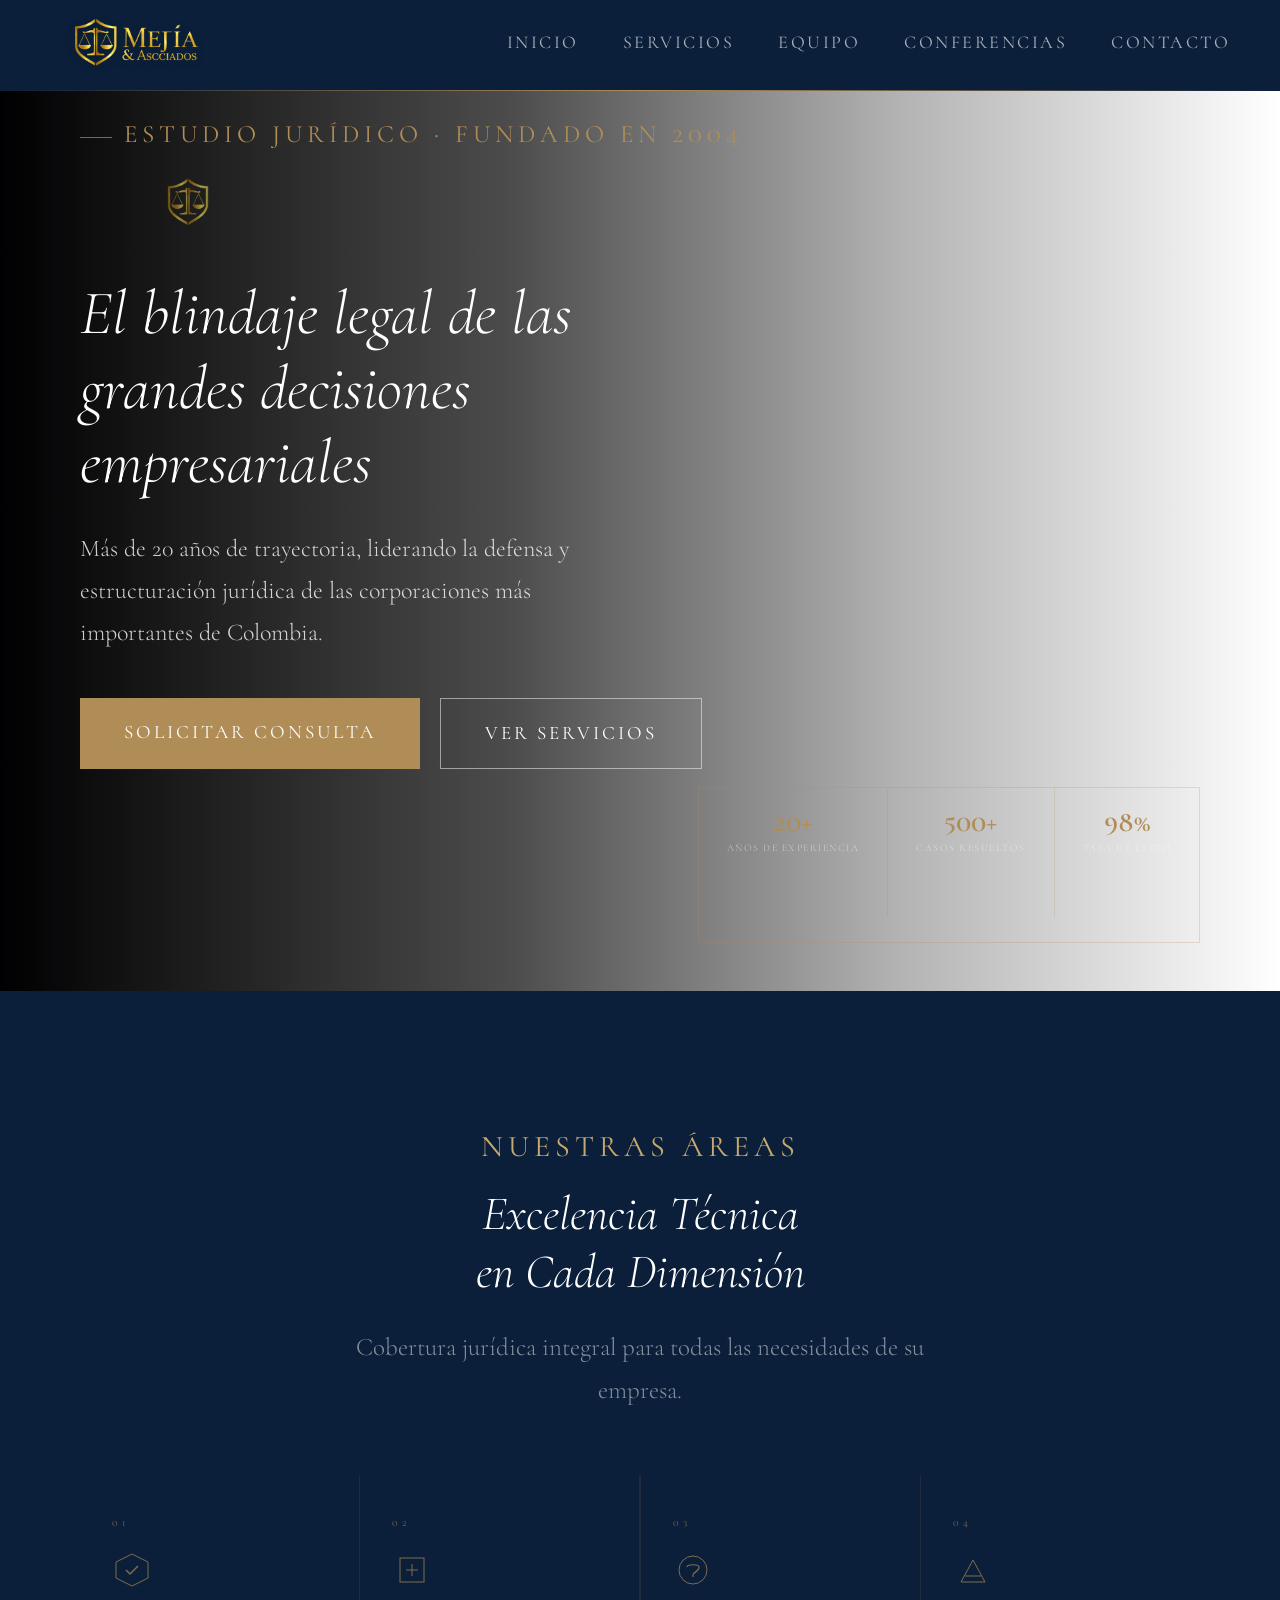
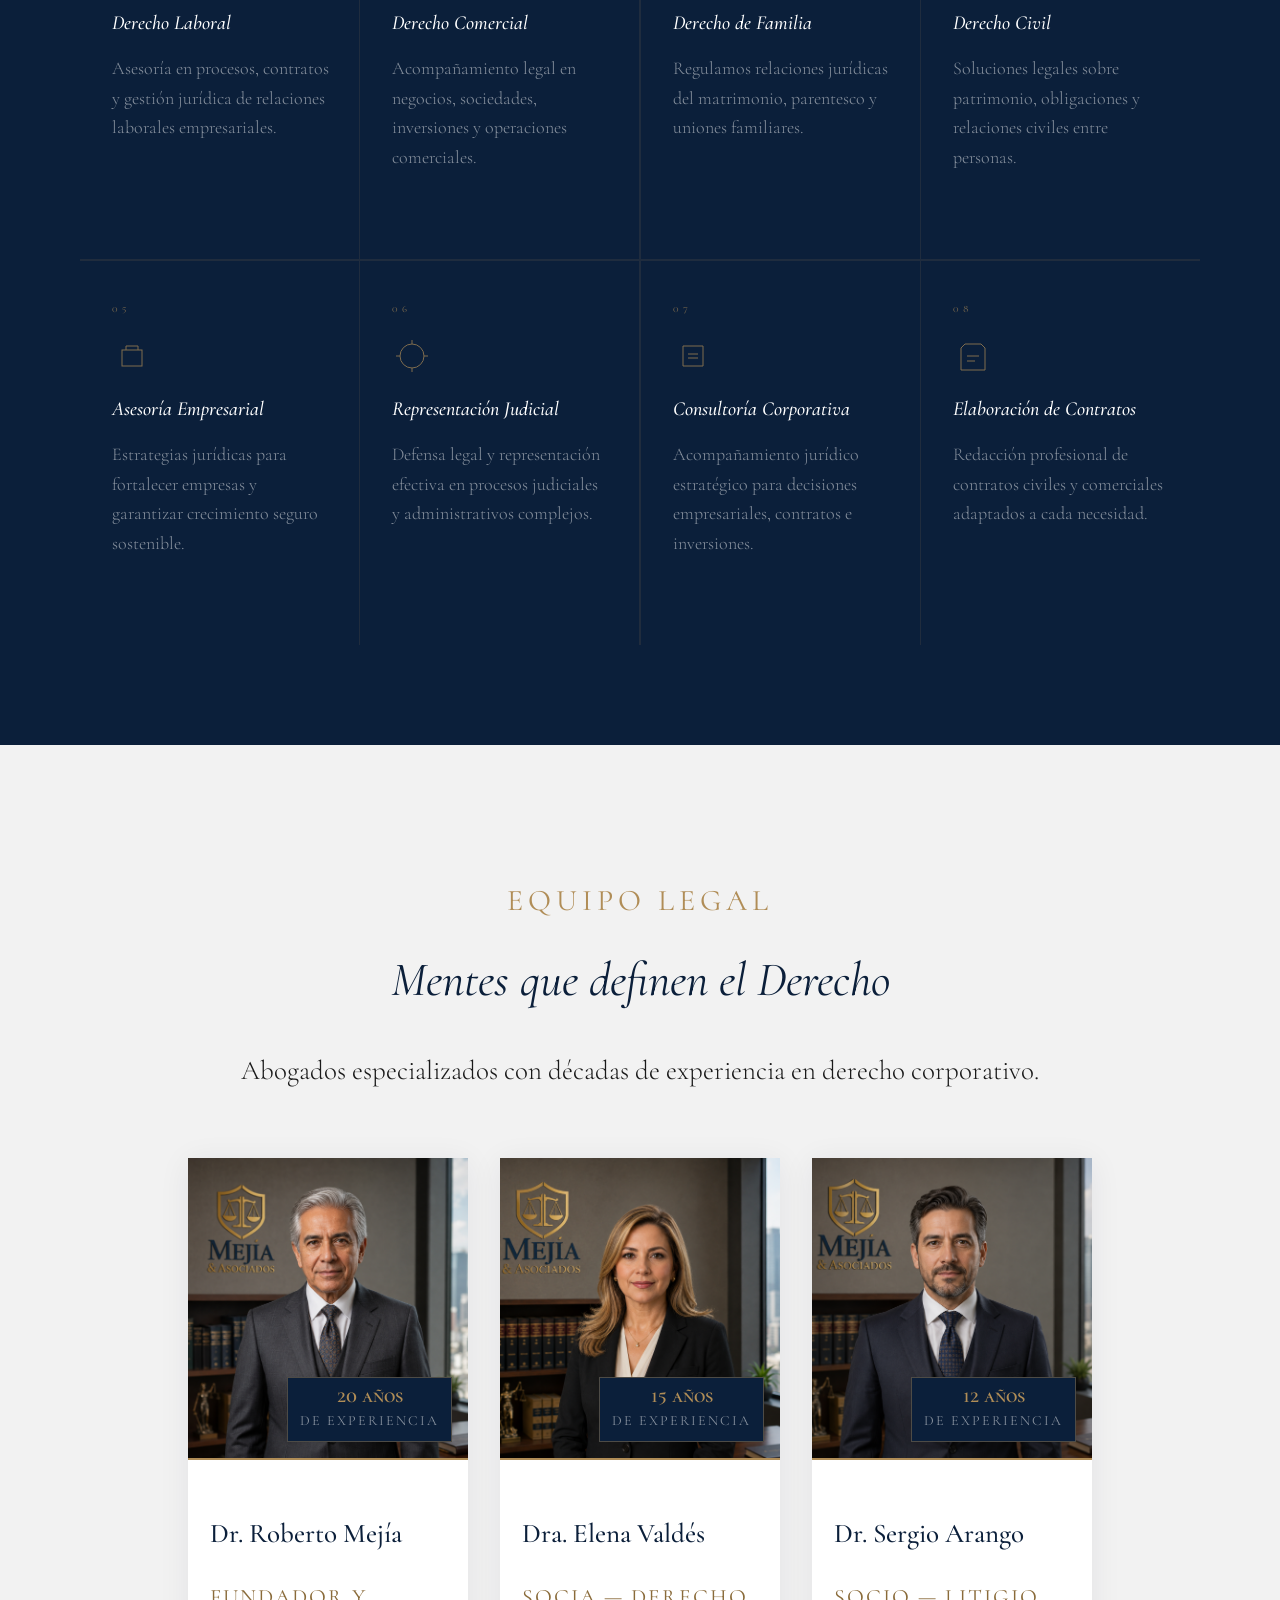
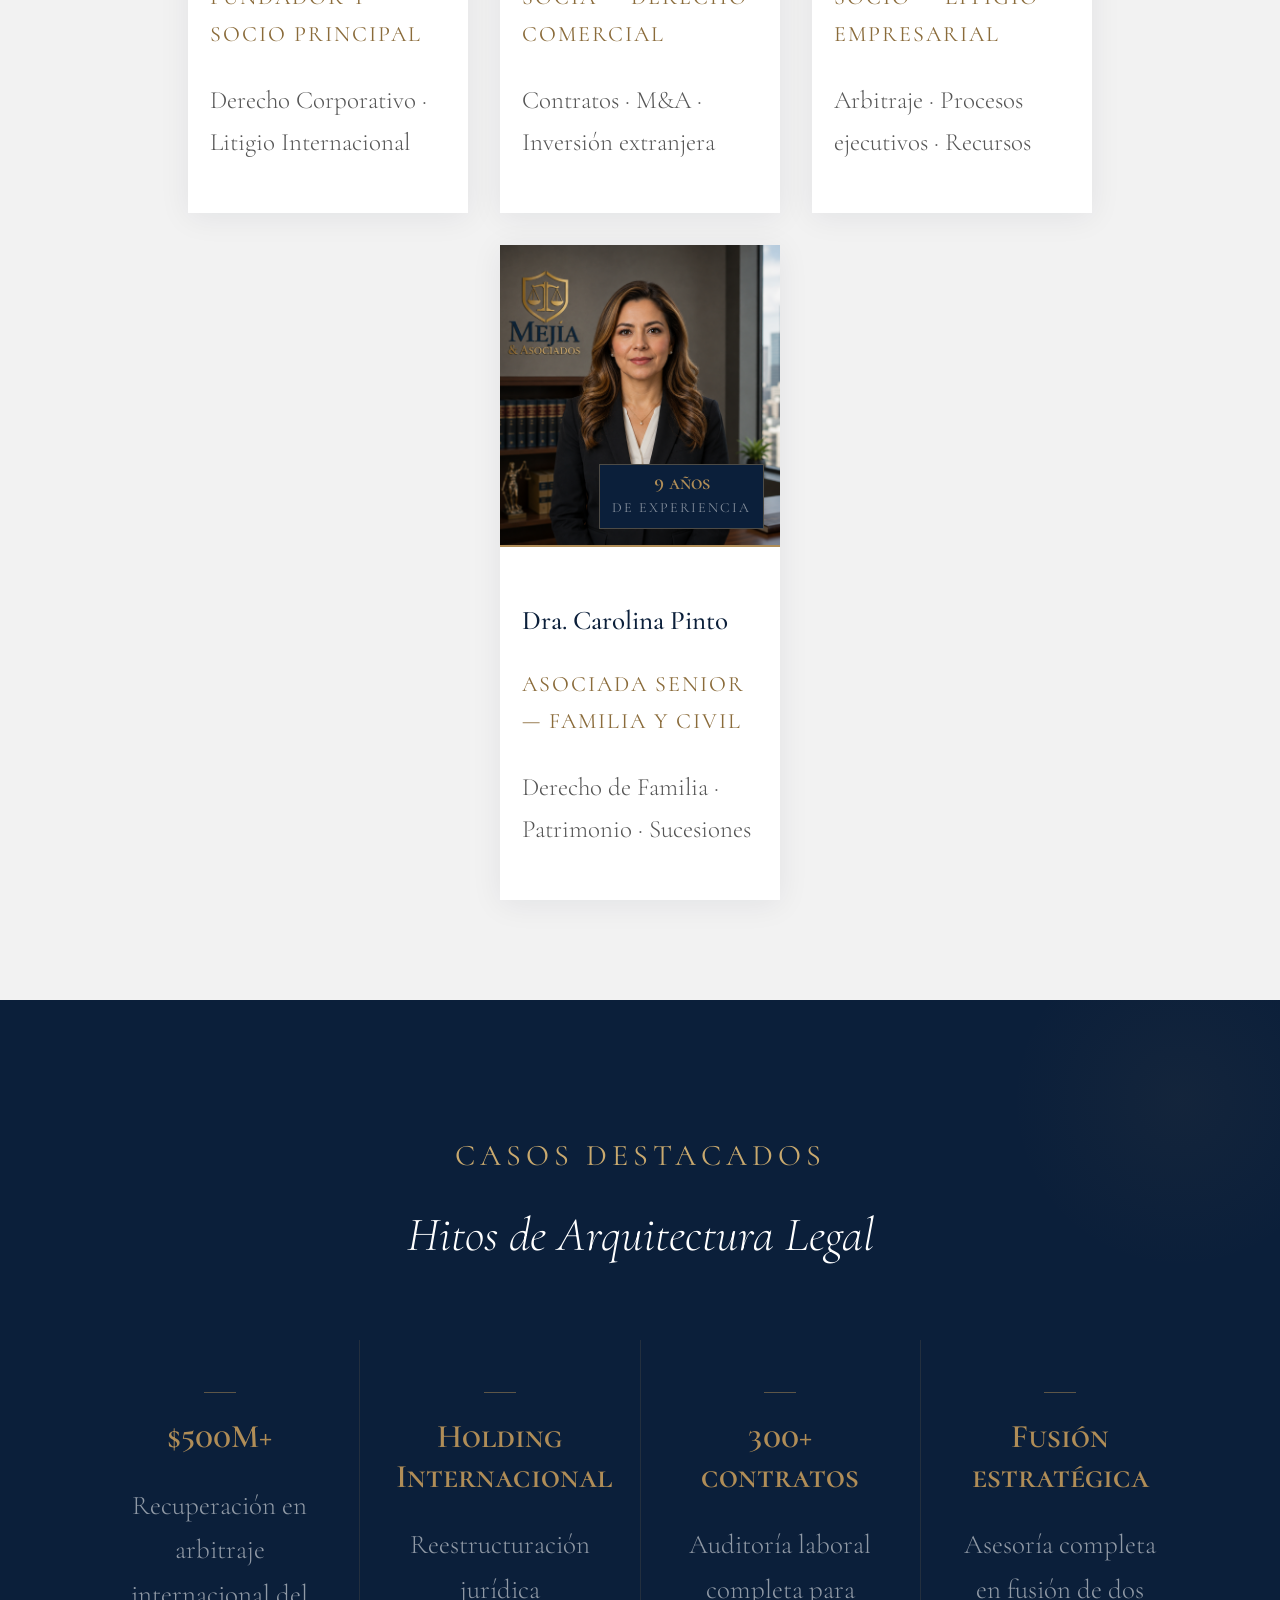
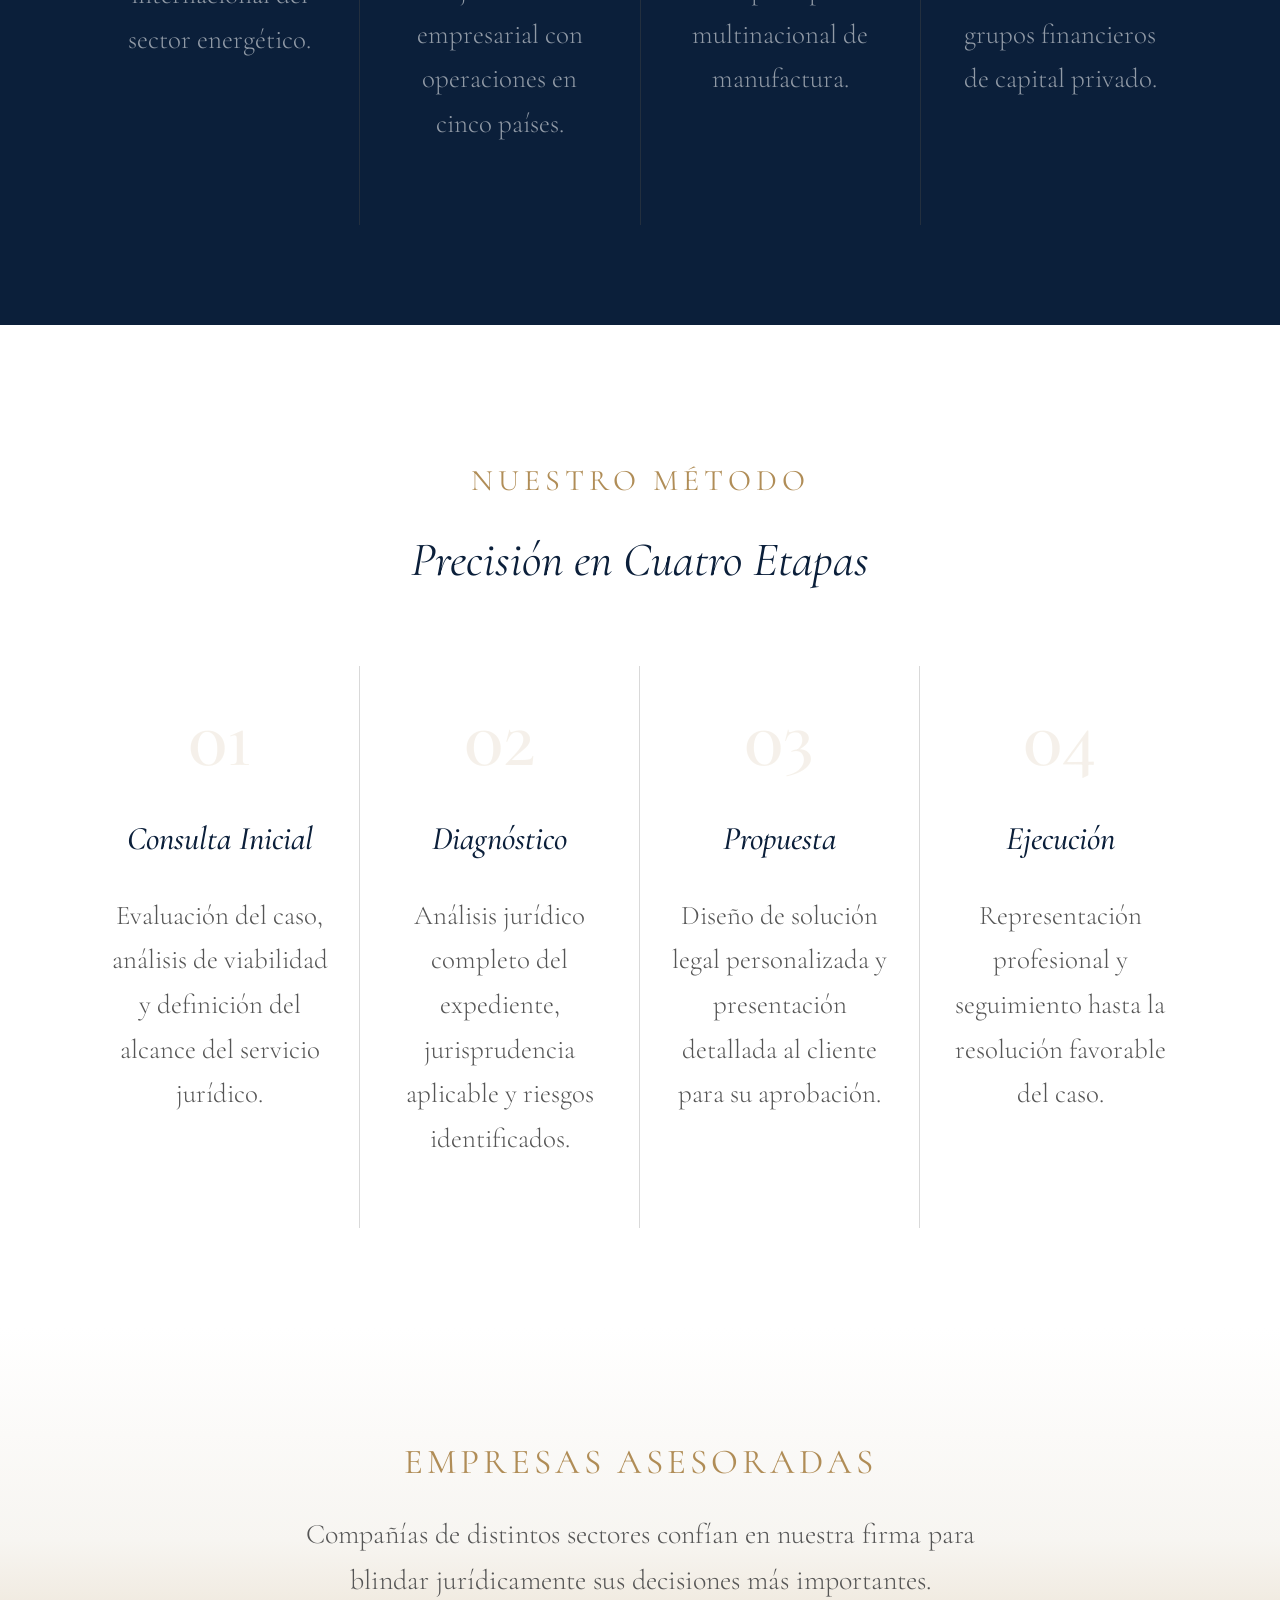
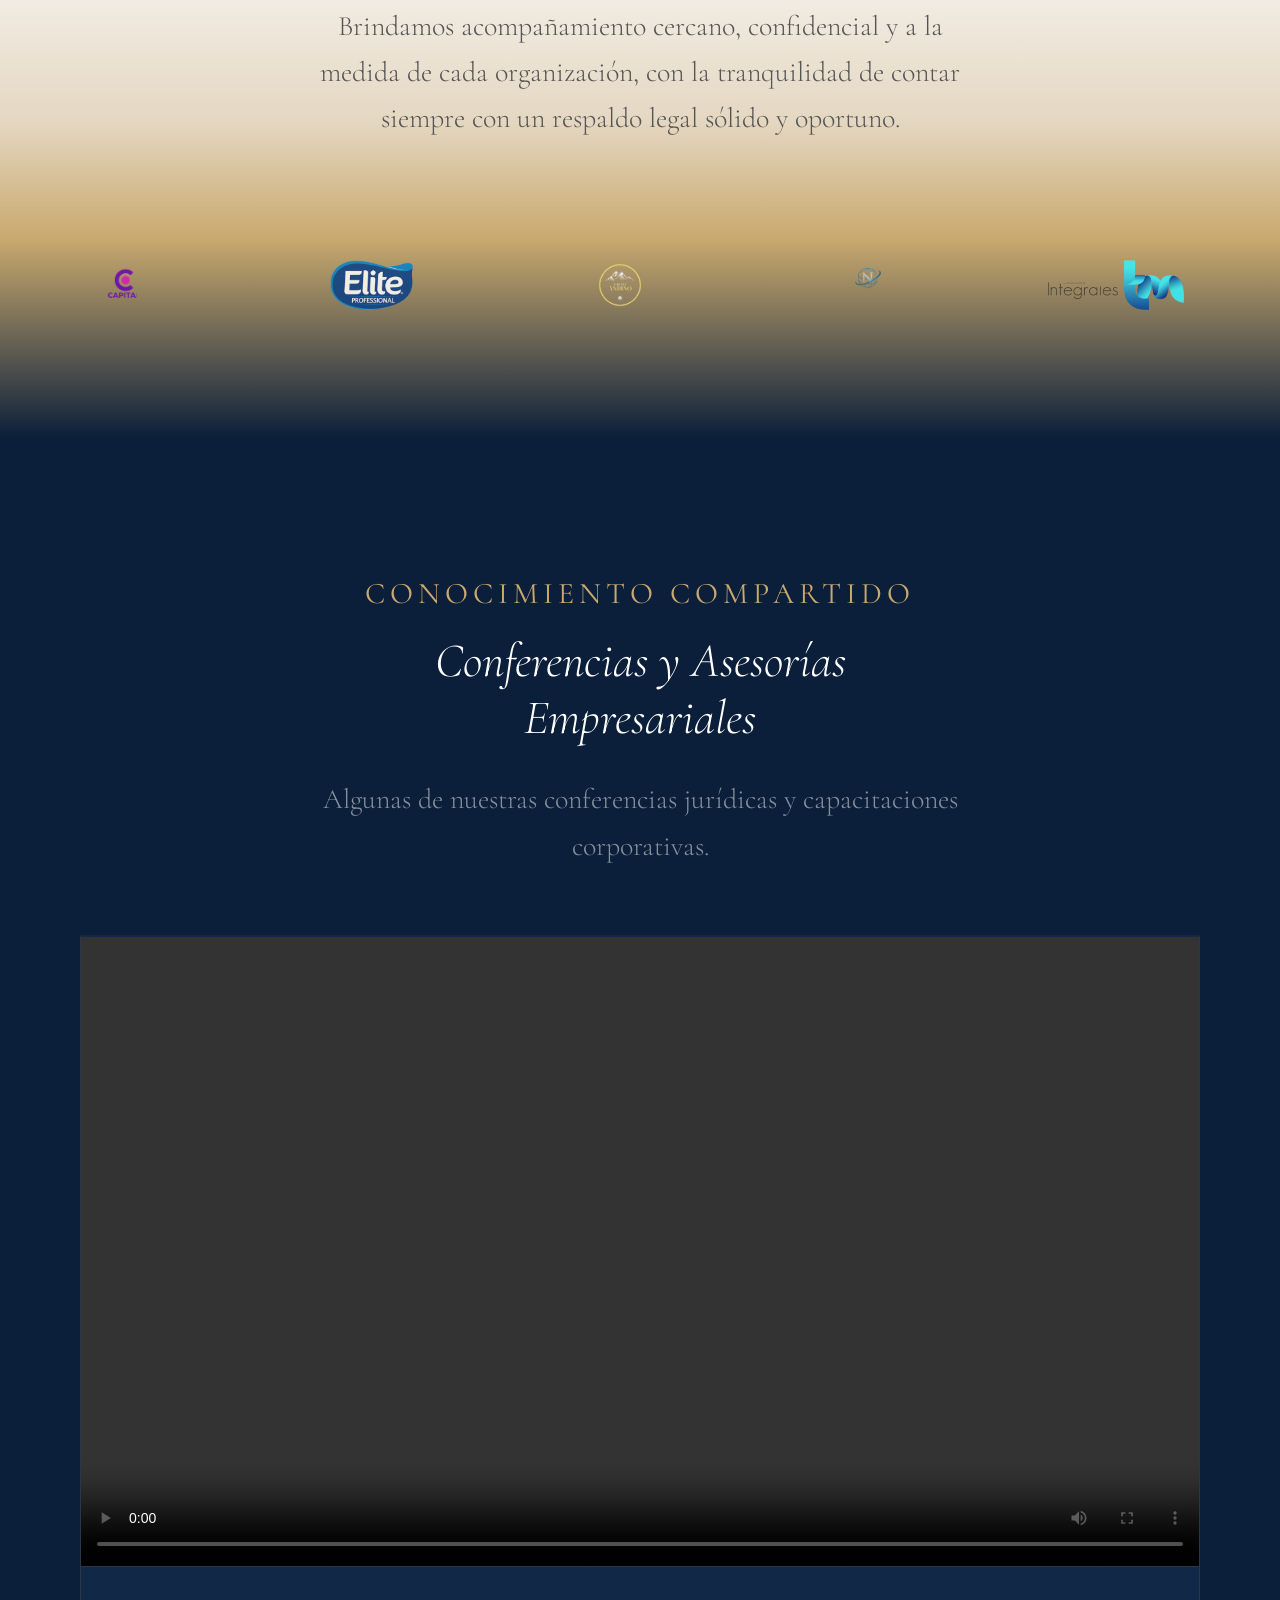
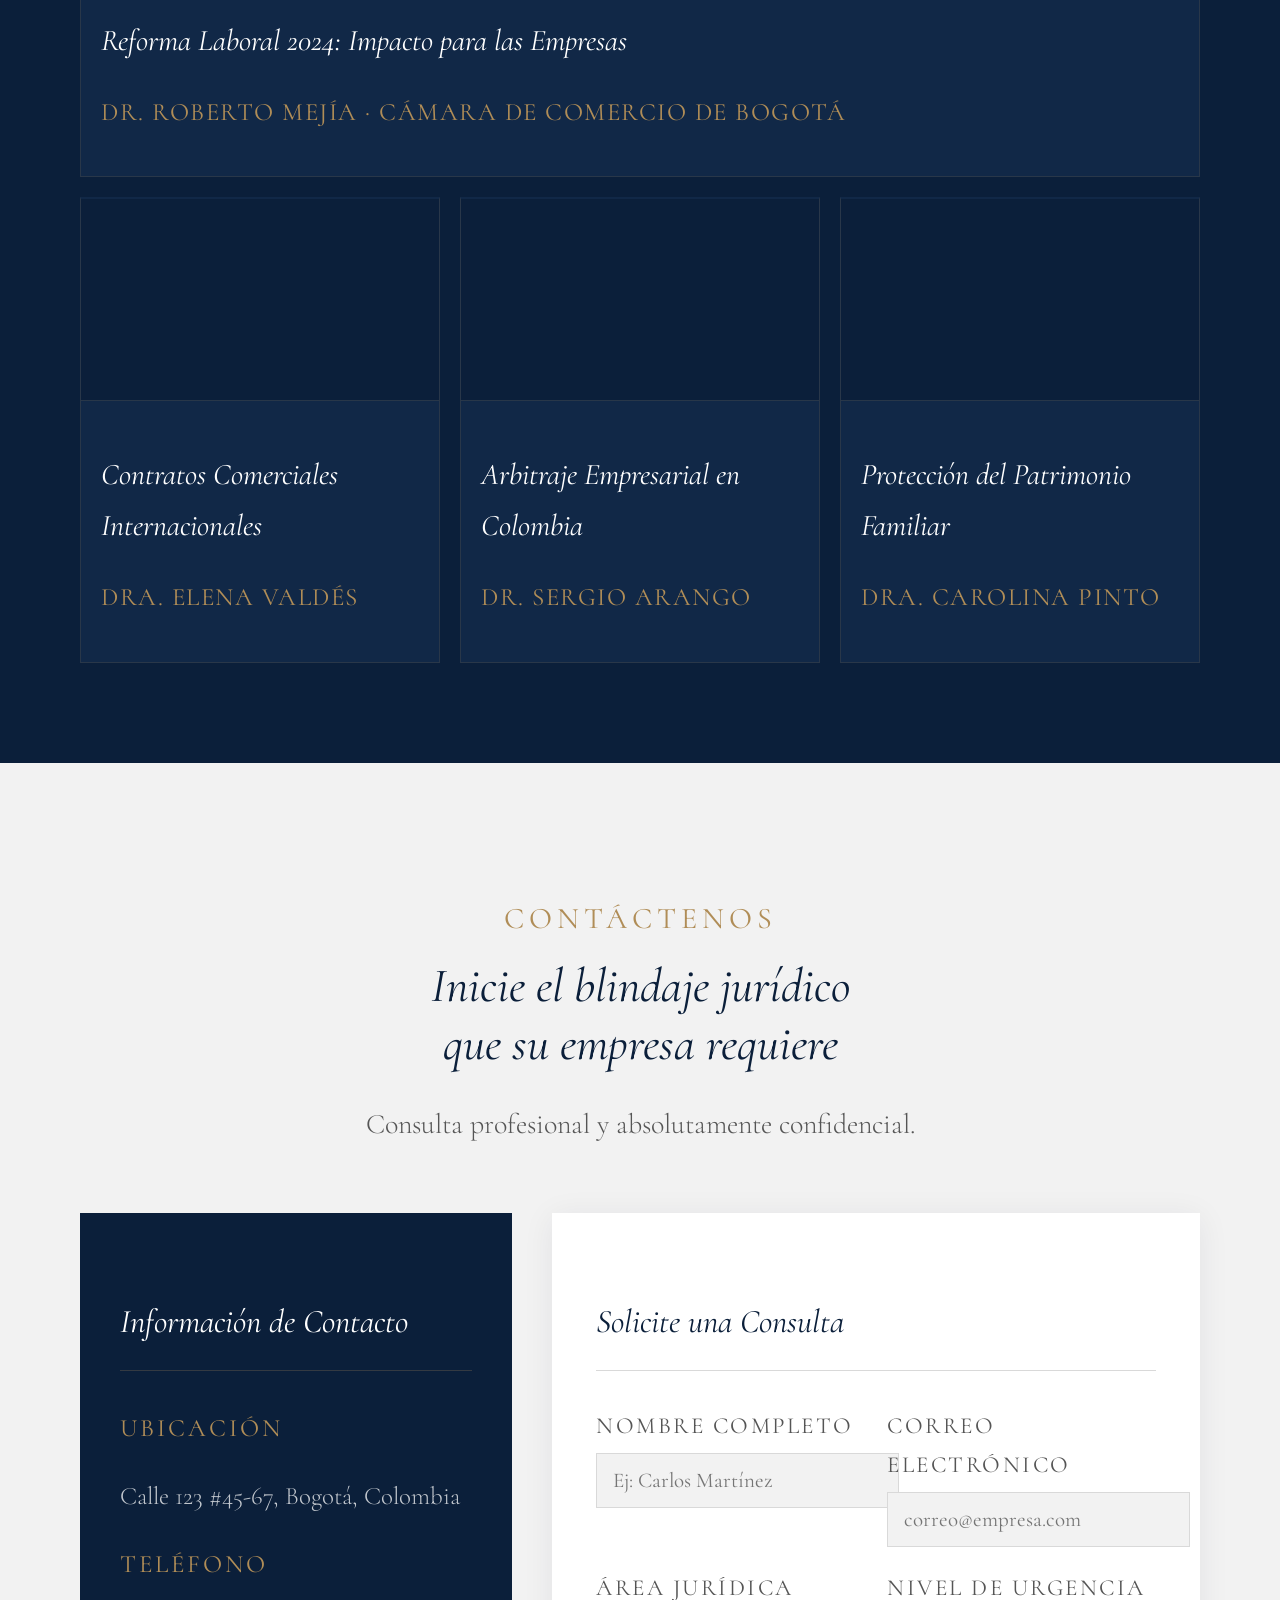
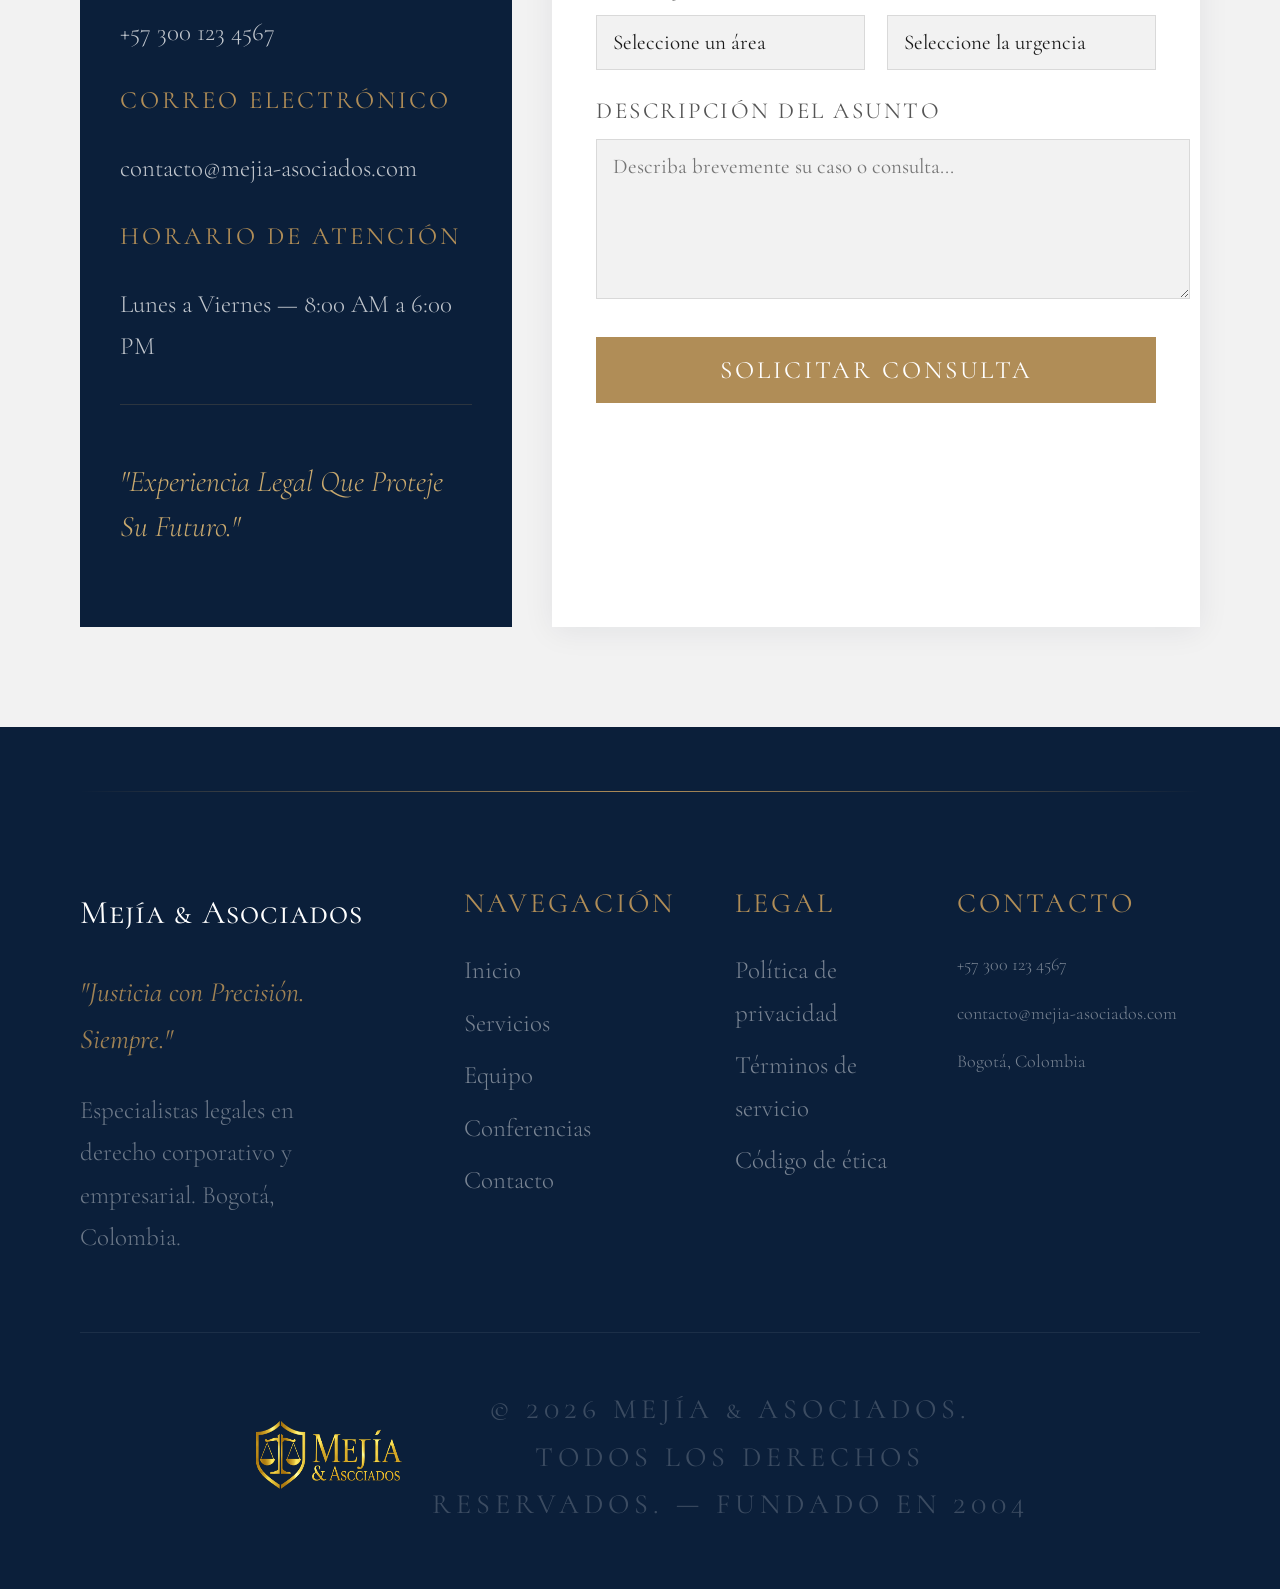
<file: index.html>
<!DOCTYPE html>
<html lang="es">
<head>
    <meta charset="UTF-8">
    <meta name="viewport" content="width=device-width, initial-scale=1.0">
    <title>Mejía & Asociados — Estudio Jurídico</title>
    <link rel="stylesheet" href="style.css">
    <link rel="preconnect" href="https://fonts.googleapis.com">
    <link href="https://fonts.googleapis.com/css2?family=Cormorant+Garamond:ital,wght@0,300;0,400;0,500;0,600;0,700;1,300;1,400&family=Cormorant+SC:wght@300;400;500;600&display=swap" rel="stylesheet">
</head>
<body>


    <!--!SECCIÓN 1: ENCABEZADO
                    <!--*       Barra de navegación superior con logo y menú.
                    <!--*       El menú hamburguesa funciona con checkbox + label -->
    <header class="encabezado" id="inicio">

        <div class="encabezado__marca">
            <img class="encabezado__logo-banner"
                src="./img/logomj.png"
                alt="Mejía & Asociados">
        </div>

        <nav class="encabezado__nav" id="navegacion" role="navigation" aria-label="Navegación principal">
            <a class="enlace-nav" href="#inicio">Inicio</a>
            <a class="enlace-nav" href="#areas">Servicios</a>
            <a class="enlace-nav" href="#equipo">Equipo</a>
            <a class="enlace-nav" href="#conferencias">Conferencias</a>
            <a class="enlace-nav" href="#contacto">Contacto</a>
        </nav>

        <input type="checkbox" id="menu-activo" class="menu-activo" aria-hidden="true">
        <label for="menu-activo" class="menu-hamburguesa" aria-label="Abrir menú">
            <span></span><span></span><span></span>
        </label>

    </header>


    <!--!SECCIÓN 2: HERO / INICIO
            <!--*   Video de fondo + contenido + métricas flotantes.
            <!--*   Orden de capas (de fondo a frente):
            <!--*       1. video-fondo
            <!--*       2. degradado negro
            <!--*       3. patrón de puntos
            <!--*       4. contenido (título + botones)
            <!--*       5. métricas flotantes-->
    <section class="inicio" id="hero">

        <div class="inicio__contenedor-video">
            <video autoplay muted loop playsinline class="inicio__video-fondo">
                <source src="https://dl.dropbox.com/scl/fi/7dvm16bgu7j31hagz6p38/INTRODUCION.mp4?rlkey=zxrcnvhyy67lka468pvtw8rt9&st=ph2h5szb&dl=0" type="video/mp4">
            </video>
            <div class="inicio__degradado" aria-hidden="true"></div>
        </div>

        <div class="inicio__contenido">
            <span class="inicio__etiqueta">Estudio Jurídico · Fundado en 2004</span>

            <div class="inicio__banner" aria-hidden="true">
                <span class="banner-linea"></span>
                <img src="./img/icono_logo.png" alt="Logo Mejía & Asociados" class="inicio__logo">
                <span class="banner-linea"></span>
            </div>

            <h1 class="inicio__titulo">
                El blindaje legal de las<br>
                grandes decisiones<br>
                empresariales
            </h1>

            <p class="inicio__descripcion">
                Más de 20 años de trayectoria, liderando la defensa y estructuración
                jurídica de las corporaciones más importantes de Colombia.
            </p>

            <div class="inicio__botones">
                <a class="boton-principal" href="#contacto">Solicitar Consulta</a>
                <a class="boton-secundario" href="#areas">Ver Servicios</a>
            </div>
        </div>

        <div class="inicio__metricas" aria-hidden="true">
            <div class="inicio__metrica">
                <span class="inicio__metrica-numero">20+</span>
                <span class="inicio__metrica-texto">Años de experiencia</span>
            </div>
            <div class="inicio__metrica">
                <span class="inicio__metrica-numero">500+</span>
                <span class="inicio__metrica-texto">Casos resueltos</span>
            </div>
            <div class="inicio__metrica">
                <span class="inicio__metrica-numero">98%</span>
                <span class="inicio__metrica-texto">Tasa de éxito</span>
            </div>
        </div>

    </section>


    <!--!SECCIÓN 3: ÁREAS DE PRÁCTICA
        8 tarjetas en grid de 4 columnas.
        Los íconos son SVG inline (sin imágenes externas).
        -->
    <section class="areas" id="areas">

        <div class="areas__encabezado">
            <p class="etiqueta-seccion etiqueta-seccion--clara">Nuestras Áreas</p>
            <h2 class="areas__titulo">Excelencia Técnica<br>en Cada Dimensión</h2>
            <p class="areas__subtitulo">Cobertura jurídica integral para todas las necesidades de su empresa.</p>
        </div>

        <div class="areas__cuadricula">

            <article class="tarjeta-area">
                <span class="tarjeta-area__numero">01</span>
                <div class="tarjeta-area__icono" aria-hidden="true">
                    <svg viewBox="0 0 40 40" xmlns="http://www.w3.org/2000/svg">
                        <path d="M20 4 L36 12 L36 28 L20 36 L4 28 L4 12 Z" fill="none" stroke="#B08D57" stroke-width="1"/>
                        <path d="M14 20 L18 24 L26 16" fill="none" stroke="#B08D57" stroke-width="1.5"/>
                    </svg>
                </div>
                <h3 class="tarjeta-area__nombre">Derecho Laboral</h3>
                <p class="tarjeta-area__descripcion">Asesoría en procesos, contratos y gestión jurídica de relaciones laborales empresariales.</p>
                <span class="tarjeta-area__mas" aria-hidden="true">→
                    <span class="precio_area">$500.000</span>
                </span>
        
            </article>

            <article class="tarjeta-area">
                <span class="tarjeta-area__numero">02</span>
                <div class="tarjeta-area__icono" aria-hidden="true">
                    <svg viewBox="0 0 40 40" xmlns="http://www.w3.org/2000/svg">
                        <rect x="8" y="8" width="24" height="24" fill="none" stroke="#B08D57" stroke-width="1"/>
                        <line x1="14" y1="20" x2="26" y2="20" stroke="#B08D57" stroke-width="1"/>
                        <line x1="20" y1="14" x2="20" y2="26" stroke="#B08D57" stroke-width="1"/>
                    </svg>
                </div>
                <h3 class="tarjeta-area__nombre">Derecho Comercial</h3>
                <p class="tarjeta-area__descripcion">Acompañamiento legal en negocios, sociedades, inversiones y operaciones comerciales.</p>
                <span class="tarjeta-area__mas" aria-hidden="true">→
                        <span>$700.000</span>
                </span>
                
            </article>

            <article class="tarjeta-area">
                <span class="tarjeta-area__numero">03</span>
                <div class="tarjeta-area__icono" aria-hidden="true">
                    <svg viewBox="0 0 40 40" xmlns="http://www.w3.org/2000/svg">
                        <circle cx="20" cy="20" r="14" fill="none" stroke="#B08D57" stroke-width="1"/>
                        <path d="M14 17 C14 14 26 14 26 17 C26 22 20 22 20 25 L20 27" fill="none" stroke="#B08D57" stroke-width="1.2"/>
                    </svg>
                </div>
                <h3 class="tarjeta-area__nombre">Derecho de Familia</h3>
                <p class="tarjeta-area__descripcion">Regulamos relaciones jurídicas del matrimonio, parentesco y uniones familiares.</p>
                <span class="tarjeta-area__mas" aria-hidden="true">→
                        <span class="precio_area">$400.000</span>
                </span>
            </article>

            <article class="tarjeta-area">
                <span class="tarjeta-area__numero">04</span>
                <div class="tarjeta-area__icono" aria-hidden="true">
                    <svg viewBox="0 0 40 40" xmlns="http://www.w3.org/2000/svg">
                        <path d="M8 32 L20 10 L32 32 Z" fill="none" stroke="#B08D57" stroke-width="1"/>
                        <line x1="12" y1="26" x2="28" y2="26" stroke="#B08D57" stroke-width="1"/>
                    </svg>
                </div>
                <h3 class="tarjeta-area__nombre">Derecho Civil</h3>
                <p class="tarjeta-area__descripcion">Soluciones legales sobre patrimonio, obligaciones y relaciones civiles entre personas.</p>
                <span class="tarjeta-area__mas" aria-hidden="true">→
                    <span class="precio_area">$450.000</span>
                </span>
                
            </article>

            <article class="tarjeta-area">
                <span class="tarjeta-area__numero">05</span>
                <div class="tarjeta-area__icono" aria-hidden="true">
                    <svg viewBox="0 0 40 40" xmlns="http://www.w3.org/2000/svg">
                        <rect x="10" y="14" width="20" height="16" fill="none" stroke="#B08D57" stroke-width="1"/>
                        <path d="M14 14 L14 10 L26 10 L26 14" fill="none" stroke="#B08D57" stroke-width="1"/>
                    </svg>
                </div>
                <h3 class="tarjeta-area__nombre">Asesoría Empresarial</h3>
                <p class="tarjeta-area__descripcion">Estrategias jurídicas para fortalecer empresas y garantizar crecimiento seguro sostenible.</p>
                <span class="tarjeta-area__mas" aria-hidden="true">→
                    <span class="precio_area">$900.000</span>
                </span>
                
            </article>

            <article class="tarjeta-area">
                <span class="tarjeta-area__numero">06</span>
                <div class="tarjeta-area__icono" aria-hidden="true">
                    <svg viewBox="0 0 40 40" xmlns="http://www.w3.org/2000/svg">
                        <circle cx="20" cy="20" r="12" fill="none" stroke="#B08D57" stroke-width="1"/>
                        <path d="M20 8 L20 4 M32 20 L36 20 M20 32 L20 36 M8 20 L4 20" stroke="#B08D57" stroke-width="1"/>
                    </svg>
                </div>
                <h3 class="tarjeta-area__nombre">Representación Judicial</h3>
                <p class="tarjeta-area__descripcion">Defensa legal y representación efectiva en procesos judiciales y administrativos complejos.</p>
                <span class="tarjeta-area__mas" aria-hidden="true">→
                    <span class="precio_area">$1.2000.000</span>
                </span>
                    
            </article>

            <article class="tarjeta-area">
                <span class="tarjeta-area__numero">07</span>
                <div class="tarjeta-area__icono" aria-hidden="true">
                    <svg viewBox="0 0 40 40" xmlns="http://www.w3.org/2000/svg">
                        <path d="M10 10 L30 10 L30 30 L10 30 Z" fill="none" stroke="#B08D57" stroke-width="1"/>
                        <line x1="15" y1="18" x2="25" y2="18" stroke="#B08D57" stroke-width="1"/>
                        <line x1="15" y1="22" x2="25" y2="22" stroke="#B08D57" stroke-width="1"/>
                    </svg>
                </div>
                <h3 class="tarjeta-area__nombre">Consultoría Corporativa</h3>
                <p class="tarjeta-area__descripcion">Acompañamiento jurídico estratégico para decisiones empresariales, contratos e inversiones.</p>
                <span class="tarjeta-area__mas" aria-hidden="true">→
                    <span class="precio_area">$1.500.000</span>
                </span>
                
            </article>

            <article class="tarjeta-area">
                <span class="tarjeta-area__numero">08</span>
                <div class="tarjeta-area__icono" aria-hidden="true">
                    <svg viewBox="0 0 40 40" xmlns="http://www.w3.org/2000/svg">
                        <path d="M12 8 L28 8 L32 12 L32 34 L8 34 L8 12 Z" fill="none" stroke="#B08D57" stroke-width="1"/>
                        <line x1="14" y1="20" x2="26" y2="20" stroke="#B08D57" stroke-width="1"/>
                        <line x1="14" y1="25" x2="22" y2="25" stroke="#B08D57" stroke-width="1"/>
                    </svg>
                </div>
                <h3 class="tarjeta-area__nombre">Elaboración de Contratos</h3>
                <p class="tarjeta-area__descripcion">Redacción profesional de contratos civiles y comerciales adaptados a cada necesidad.</p>
                <span class="tarjeta-area__mas" aria-hidden="true">→
                    <span class="precio_area">$350.000</span>
                </span>
                
            </article>

        </div>

    </section>


    <!--!SECCIÓN 4: EQUIPO LEGAL
        <!--*       4 tarjetas de abogados con foto, nombre, cargo y especialidad.
        <!--*       Técnica: Grid de 1 celda en la imagen para superponer capas
        <!--*       (texto de fondo ::before, foto, velo, badge de años)
        
        -->
    <section class="equipo" id="equipo">

        <div class="equipo__encabezado">
            <p class="etiqueta-seccion">Equipo Legal</p>
            <h2 class="equipo__titulo">Mentes que definen el Derecho</h2>
            <p class="equipo__subtitulo">Abogados especializados con décadas de experiencia en derecho corporativo.</p>
        </div>

        <div class="equipo__cuadricula">

            <article class="tarjeta-abogado">
                <div class="tarjeta-abogado__imagen-contenedor">
                    <img src="./img/brief_img/roberto_mejia.png" alt="Dr. Roberto Mejía" class="tarjeta-abogado__imagen">
                    <div class="tarjeta-abogado__velo" aria-hidden="true"></div>
                    <div class="tarjeta-abogado__anios">
                        <span>20 años</span>
                        <small>de experiencia</small>
                    </div>
                </div>
                <div class="tarjeta-abogado__info">
                    <h3 class="tarjeta-abogado__nombre">Dr. Roberto Mejía</h3>
                    <p class="tarjeta-abogado__cargo">Fundador y Socio Principal</p>
                    <p class="tarjeta-abogado__especialidad">Derecho Corporativo · Litigio Internacional</p>
                </div>
            </article>

            <article class="tarjeta-abogado">
                <div class="tarjeta-abogado__imagen-contenedor">
                    <img src="./img/brief_img/elena_valdes.png" alt="Dra. Elena Valdés" class="tarjeta-abogado__imagen">
                    <div class="tarjeta-abogado__velo" aria-hidden="true"></div>
                    <div class="tarjeta-abogado__anios">
                        <span>15 años</span>
                        <small>de experiencia</small>
                    </div>
                </div>
                <div class="tarjeta-abogado__info">
                    <h3 class="tarjeta-abogado__nombre">Dra. Elena Valdés</h3>
                    <p class="tarjeta-abogado__cargo">Socia — Derecho Comercial</p>
                    <p class="tarjeta-abogado__especialidad">Contratos · M&A · Inversión extranjera</p>
                </div>
            </article>

            <article class="tarjeta-abogado">
                <div class="tarjeta-abogado__imagen-contenedor">
                    <img src="./img/brief_img/sergio_arango.png" alt="Dr. Sergio Arango" class="tarjeta-abogado__imagen">
                    <div class="tarjeta-abogado__velo" aria-hidden="true"></div>
                    <div class="tarjeta-abogado__anios">
                        <span>12 años</span>
                        <small>de experiencia</small>
                    </div>
                </div>
                <div class="tarjeta-abogado__info">
                    <h3 class="tarjeta-abogado__nombre">Dr. Sergio Arango</h3>
                    <p class="tarjeta-abogado__cargo">Socio — Litigio Empresarial</p>
                    <p class="tarjeta-abogado__especialidad">Arbitraje · Procesos ejecutivos · Recursos</p>
                </div>
            </article>

            <article class="tarjeta-abogado">
                <div class="tarjeta-abogado__imagen-contenedor">
                    <img src="./img/brief_img/carolina_pinto.png" alt="Dra. Carolina Pinto" class="tarjeta-abogado__imagen">
                    <div class="tarjeta-abogado__velo" aria-hidden="true"></div>
                    <div class="tarjeta-abogado__anios">
                        <span>9 años</span>
                        <small>de experiencia</small>
                    </div>
                </div>
                <div class="tarjeta-abogado__info">
                    <h3 class="tarjeta-abogado__nombre">Dra. Carolina Pinto</h3>
                    <p class="tarjeta-abogado__cargo">Asociada Senior — Familia y Civil</p>
                    <p class="tarjeta-abogado__especialidad">Derecho de Familia · Patrimonio · Sucesiones</p>
                </div>
            </article>

        </div>

    </section>


    <!--!SECCIÓN 5: HITOS / CASOS DESTACADOS
        <!--*        4 tarjetas de casos de éxito (sin nombres reales).
        <!--*        Grid de 4 columnas con separadores dorados.-->
    <section class="hitos" id="hitos">

        <div class="hitos__encabezado">
            <p class="etiqueta-seccion etiqueta-seccion--clara">Casos Destacados</p>
            <h2 class="hitos__titulo">Hitos de Arquitectura Legal</h2>
        </div>

        <div class="hitos__cuadricula">

            <article class="tarjeta-hito">
                <div class="tarjeta-hito__ornamento" aria-hidden="true"></div>
                <span class="tarjeta-hito__cifra">$500M+</span>
                <p class="tarjeta-hito__descripcion">Recuperación en arbitraje internacional del sector energético.</p>
            </article>

            <article class="tarjeta-hito">
                <div class="tarjeta-hito__ornamento" aria-hidden="true"></div>
                <span class="tarjeta-hito__cifra">Holding Internacional</span>
                <p class="tarjeta-hito__descripcion">Reestructuración jurídica empresarial con operaciones en cinco países.</p>
            </article>

            <article class="tarjeta-hito">
                <div class="tarjeta-hito__ornamento" aria-hidden="true"></div>
                <span class="tarjeta-hito__cifra">300+ contratos</span>
                <p class="tarjeta-hito__descripcion">Auditoría laboral completa para multinacional de manufactura.</p>
            </article>

            <article class="tarjeta-hito">
                <div class="tarjeta-hito__ornamento" aria-hidden="true"></div>
                <span class="tarjeta-hito__cifra">Fusión estratégica</span>
                <p class="tarjeta-hito__descripcion">Asesoría completa en fusión de dos grupos financieros de capital privado.</p>
            </article>

        </div>

    </section>


    <!--!SECCIÓN 6: NUESTRO MÉTODO
        <!--*        4 pasos del proceso jurídico en grid de 4 columnas.
        <!--*        Los pasos se separan con border-right (no gap).-->
    <section class="metodo" id="metodo">

        <div class="metodo__encabezado">
            <p class="etiqueta-seccion">Nuestro Método</p>
            <h2 class="metodo__titulo">Precisión en Cuatro Etapas</h2>
        </div>

        <div class="metodo__pasos">

            <article class="paso">
                <div class="paso__numero" aria-hidden="true">01</div>
                <h3 class="paso__nombre">Consulta Inicial</h3>
                <p class="paso__descripcion">Evaluación del caso, análisis de viabilidad y definición del alcance del servicio jurídico.</p>
            </article>

            <article class="paso">
                <div class="paso__numero" aria-hidden="true">02</div>
                <h3 class="paso__nombre">Diagnóstico</h3>
                <p class="paso__descripcion">Análisis jurídico completo del expediente, jurisprudencia aplicable y riesgos identificados.</p>
            </article>

            <article class="paso">
                <div class="paso__numero" aria-hidden="true">03</div>
                <h3 class="paso__nombre">Propuesta</h3>
                <p class="paso__descripcion">Diseño de solución legal personalizada y presentación detallada al cliente para su aprobación.</p>
            </article>

            <article class="paso">
                <div class="paso__numero" aria-hidden="true">04</div>
                <h3 class="paso__nombre">Ejecución</h3>
                <p class="paso__descripcion">Representación profesional y seguimiento hasta la resolución favorable del caso.</p>
            </article>

        </div>

    </section>


    <!--!SECCIÓN 7: EMPRESAS ASESORADAS
        <!--*        Logos de clientes en tarjetas con efecto hover luminoso.
        <!--*        Flexbox con wrap para acomodar automáticamente.
        <!--*        Fondo con gradiente vertical de blanco a azul oscuro.-->
    <section class="clientes" id="clientes">

    <p class="clientes__titulo">Empresas Asesoradas</p>
    <p class="clientes__subtitulo">
        Compañías de distintos sectores confían en nuestra firma para blindar
        jurídicamente sus decisiones más importantes. Brindamos acompañamiento
        cercano, confidencial y a la medida de cada organización, con la tranquilidad
        de contar siempre con un respaldo legal sólido y oportuno.
    </p>

    <div class="clientes__carrusel">
        <div class="clientes__pista">

            <!-- Grupo 1 -->
            <div class="cliente-card">
                <img src="./img/Empresas_Asesoradas/capital.png" alt="Capital" class="clientes__logo">
            </div>
            <div class="cliente-card">
                <img src="./img/Empresas_Asesoradas/elite.png" alt="Elite" class="clientes__logo">
            </div>
            <div class="cliente-card">
                <img src="./img/Empresas_Asesoradas/grupoandino.png" alt="Grupo Andino" class="clientes__logo">
            </div>
            <div class="cliente-card">
                <img src="./img/Empresas_Asesoradas/inversionesnova.png" alt="Inversiones Nova" class="clientes__logo">
            </div>
            <div class="cliente-card">
                <img src="./img/Empresas_Asesoradas/sas.png" alt="SAS" class="clientes__logo">
            </div>
            <div class="cliente-card">
                <img src="./img/Empresas_Asesoradas/banc.png" alt="Bancolombia" class="clientes__logo">
            </div>

            <div class="cliente-card">
                <img src="./img/Empresas_Asesoradas/banco_bogota.png" alt="Banco Bogotá" class="clientes__logo">
            </div>

            <div class="cliente-card">
                <img src="./img/Empresas_Asesoradas/exito.png" alt="Éxito" class="clientes__logo">
            </div>
            <div class="cliente-card">
                <img src="./img/Empresas_Asesoradas/olimpica.png" alt="Olimpica" class="clientes__logo">
            </div>
            <div class="cliente-card">
                <img src="./img/Empresas_Asesoradas/alkosto.png" alt="Alkosto" class="clientes__logo">
            </div>
            

            <!-- Grupo 2 (idéntico, necesario para el bucle infinito sin cortes) -->
            <div class="cliente-card">
                <img src="./img/Empresas_Asesoradas/capital.png" alt="" class="clientes__logo">
            </div>
            <div class="cliente-card">
                <img src="./img/Empresas_Asesoradas/elite.png" alt="" class="clientes__logo">
            </div>
            <div class="cliente-card">
                <img src="./img/Empresas_Asesoradas/grupoandino.png" alt="" class="clientes__logo">
            </div>
            <div class="cliente-card">
                <img src="./img/Empresas_Asesoradas/inversionesnova.png" alt="" class="clientes__logo">
            </div>
            <div class="cliente-card">
                <img src="./img/Empresas_Asesoradas/sas.png" alt="" class="clientes__logo">
            </div>
            <div class="cliente-card">
                <img src="./img/Empresas_Asesoradas/banc.png" alt="" class="clientes__logo">
            </div>

            <div class="cliente-card">
                <img src="./img/Empresas_Asesoradas/banco_bogota.png" alt="" class="clientes__logo">
            </div>

            <div class="cliente-card">
                <img src="./img/Empresas_Asesoradas/exito.png" alt="" class="clientes__logo">
            </div>
            <div class="cliente-card">
                <img src="./img/Empresas_Asesoradas/olimpica.png" alt="" class="clientes__logo">
            </div>
            <div class="cliente-card">
                <img src="./img/Empresas_Asesoradas/alkosto.png" alt="Alkosto" class="clientes__logo">
            </div>

        </div>
    </div>

</section>


    <!--!SECCIÓN 8: CONFERENCIAS
        1 video principal con audio (ocupa 3 columnas) +
        3 videos secundarios en silencio y bucle automático.
        Grid de 3 columnas con 2 filas.
        El badge "Con Audio" se superpone al video con grid de 1 celda.
        -->
    <section class="conferencias" id="conferencias">

        <div class="conferencias__encabezado">
            <p class="etiqueta-seccion etiqueta-seccion--clara">Conocimiento Compartido</p>
            <h2 class="conferencias__titulo">Conferencias y Asesorías Empresariales</h2>
            <p class="conferencias__subtitulo">Algunas de nuestras conferencias jurídicas y capacitaciones corporativas.</p>
        </div>

        <div class="conferencias__videos">

            <!--!Video principal: con audio, ocupa las 3 columnas-->
            <div class="video-item video-item--principal">
                <div class="video-item__contenedor-video">
                    <video controls class="video-item__video">
                        <source src="https://www.dropbox.com/scl/fi/da8huxbl7e1a9so7513sp/video-audio.mp4?rlkey=f7fycwsqpl5ryyzwunmu6elsj&st=fj9fb3v1&raw=1" type="video/mp4">
                    </video>
                    <div class="video-item__etiqueta">
                        <span class="video-item__badge">Con Audio</span>
                    </div>
                </div>
                <div class="video-item__info">
                    <h3 class="video-item__titulo">Reforma Laboral 2024: Impacto para las Empresas</h3>
                    <p class="video-item__subtitulo">Dr. Roberto Mejía · Cámara de Comercio de Bogotá</p>
                </div>
            </div>

    <!--! Videos secundarios: silencio, bucle automático -->
        <!--?Contratos Comerciales Internacionales-->
            <div class="video-item">
                <video autoplay muted loop playsinline class="video-item__video">
                    <source src="https://www.dropbox.com/scl/fi/49qkmchbrx90k1cjaxmil/Contratos-Comerciales-Internacionales.mp4?rlkey=ghr5cp1n3lfyucv2nmz4t76yz&st=nwx87j7l&raw=1" type="video/mp4">
                </video>
                <div class="video-item__info">
                    <h3 class="video-item__titulo">Contratos Comerciales Internacionales</h3>
                    <p class="video-item__subtitulo">Dra. Elena Valdés</p>
                </div>
            </div>
        <!--?Arbitraje Empresarial en Colombia-->
            <div class="video-item">
                <video autoplay muted loop playsinline class="video-item__video">
                    <source src="https://www.dropbox.com/scl/fi/8lb0yv31gbokz2l2rsobe/Arbitraje-Empresarial.mov?rlkey=1eo2l21rj88b1y1ir0jie8w5i&st=9xyc2bgj&raw=1" type="video/mp4">
                </video>
                <div class="video-item__info">
                    <h3 class="video-item__titulo">Arbitraje Empresarial en Colombia</h3>
                    <p class="video-item__subtitulo">Dr. Sergio Arango</p>
                </div>
            </div>
        <!--?Protección del Patrimonio Familiar-->
            <div class="video-item">
                <video autoplay muted loop playsinline class="video-item__video">
                    <source src="https://www.dropbox.com/scl/fi/nwhmu39efbux3f1efj9f8/Protecci-n-Patrimonial.mov?rlkey=571ust9jc1db6hrhrfta4wljt&st=mgasiass&raw=1" type="video/mp4">
                </video>
                <div class="video-item__info">
                    <h3 class="video-item__titulo">Protección del Patrimonio Familiar</h3>
                    <p class="video-item__subtitulo">Dra. Carolina Pinto</p>
                </div>
            </div>

        </div>

    </section>


    <!--!SECCIÓN 9: CONTACTO
        2 columnas: información de contacto + formulario.
        El formulario interno usa grid de 2 columnas.
        Los campos "completo" usan grid-column: 1 / -1.-->
    <section class="contacto" id="contacto">

        <div class="contacto__encabezado">
            <p class="etiqueta-seccion">Contáctenos</p>
            <h2 class="contacto__titulo">Inicie el blindaje jurídico<br>que su empresa requiere</h2>
            <p class="contacto__subtitulo">Consulta profesional y absolutamente confidencial.</p>
        </div>

        <div class="contacto__cuadricula">

            <div class="info-contacto">
                <h3 class="info-contacto__titulo">Información de Contacto</h3>
                <div class="item-contacto">
                    <span class="item-contacto__etiqueta">Ubicación</span>
                    <p class="item-contacto__valor">Calle 123 #45-67, Bogotá, Colombia</p>
                </div>
                <div class="item-contacto">
                    <span class="item-contacto__etiqueta">Teléfono</span>
                    <p class="item-contacto__valor">+57 300 123 4567</p>
                </div>
                <div class="item-contacto">
                    <span class="item-contacto__etiqueta">Correo electrónico</span>
                    <p class="item-contacto__valor">contacto@mejia-asociados.com</p>
                </div>
                <div class="item-contacto">
                    <span class="item-contacto__etiqueta">Horario de atención</span>
                    <p class="item-contacto__valor">Lunes a Viernes — 8:00 AM a 6:00 PM</p>
                </div>
                <div class="info-contacto__eslogan">
                    <p>"Experiencia Legal Que Proteje Su Futuro."</p>
                </div>
            </div>

            <div class="formulario-contenedor">
                <h3 class="formulario-contenedor__titulo">Solicite una Consulta</h3>

                <div class="formulario">

                    <div class="campo">
                        <label class="campo__etiqueta" for="nombre">Nombre completo</label>
                        <input class="campo__entrada" type="text" id="nombre" name="nombre" placeholder="Ej: Carlos Martínez" required>
                    </div>

                    <div class="campo">
                        <label class="campo__etiqueta" for="correo">Correo electrónico</label>
                        <input class="campo__entrada" type="email" id="correo" name="correo" placeholder="correo@empresa.com" required>
                    </div>

                    <div class="campo">
                        <label class="campo__etiqueta" for="area">Área jurídica</label>
                        <select class="campo__entrada campo__entrada--select" id="area" name="area">
                            <option value="" disabled selected>Seleccione un área</option>
                            <option value="laboral">Derecho Laboral</option>
                            <option value="comercial">Derecho Comercial</option>
                            <option value="civil">Derecho Civil</option>
                            <option value="familia">Derecho de Familia</option>
                            <option value="empresarial">Asesoría Empresarial</option>
                            <option value="contratos">Elaboración de Contratos</option>
                        </select>
                    </div>

                    <div class="campo">
                        <label class="campo__etiqueta" for="urgencia">Nivel de urgencia</label>
                        <select class="campo__entrada campo__entrada--select" id="urgencia" name="urgencia">
                            <option value="" disabled selected>Seleccione la urgencia</option>
                            <option value="normal">Normal — En los próximos días</option>
                            <option value="prioritario">Prioritario — Esta semana</option>
                            <option value="urgente">Urgente — Hoy mismo</option>
                        </select>
                    </div>

                    <div class="campo campo--completo">
                        <label class="campo__etiqueta" for="mensaje">Descripción del asunto</label>
                        <textarea class="campo__entrada campo__entrada--textarea" id="mensaje" name="mensaje"
                            placeholder="Describa brevemente su caso o consulta..." rows="5"></textarea>
                    </div>

                    <div class="campo campo--completo">
                        <button type="button" class="boton-principal boton-principal--formulario">
                            Solicitar Consulta
                        </button>
                    </div>

                </div>

            </div>

        </div>

    </section>


    <!--! SECCIÓN 10: PIE DE PÁGINA
        Grid de 4 columnas con proporciones distintas (2fr 1fr 1fr 1.5fr).
        El ::before del footer agrega la línea dorada superior.
        -->
    <footer class="pie">

        <div class="pie__cuadricula">

            <div class="pie__marca">
                <p class="pie__siglas">Mejía & Asociados</p>
                <p class="pie__eslogan-footer">"Justicia con Precisión. Siempre."</p>
                <p class="pie__descripcion">Especialistas legales en derecho corporativo y empresarial. Bogotá, Colombia.</p>
            </div>

            <div class="pie__navegacion">
                <p class="pie__nav-titulo">Navegación</p>
                <nav aria-label="Pie de página">
                    <a class="pie__enlace" href="#inicio">Inicio</a>
                    <a class="pie__enlace" href="#areas">Servicios</a>
                    <a class="pie__enlace" href="#equipo">Equipo</a>
                    <a class="pie__enlace" href="#conferencias">Conferencias</a>
                    <a class="pie__enlace" href="#contacto">Contacto</a>
                </nav>
            </div>

            <div class="pie__legal">
                <p class="pie__nav-titulo">Legal</p>
                <nav aria-label="Legal">
                    <a class="pie__enlace" href="#">Política de privacidad</a>
                    <a class="pie__enlace" href="#">Términos de servicio</a>
                    <a class="pie__enlace" href="#">Código de ética</a>
                </nav>
            </div>

            <div class="pie__contacto-rapido">
                <p class="pie__nav-titulo">Contacto</p>
                <p class="pie__dato">+57 300 123 4567</p>
                <p class="pie__dato">contacto@mejia-asociados.com</p>
                <p class="pie__dato">Bogotá, Colombia</p>
            </div>

        </div>

        <div class="pie__linea-inferior">
            <img id="pie__logo-banner"
                src="./img/logomj.png"
                alt="Mejía & Asociados">
            <p class="pie__derechos">© 2026 Mejía & Asociados. Todos los derechos reservados. — Fundado en 2004</p>
        </div>

    </footer>


</body>
</html>
</file>
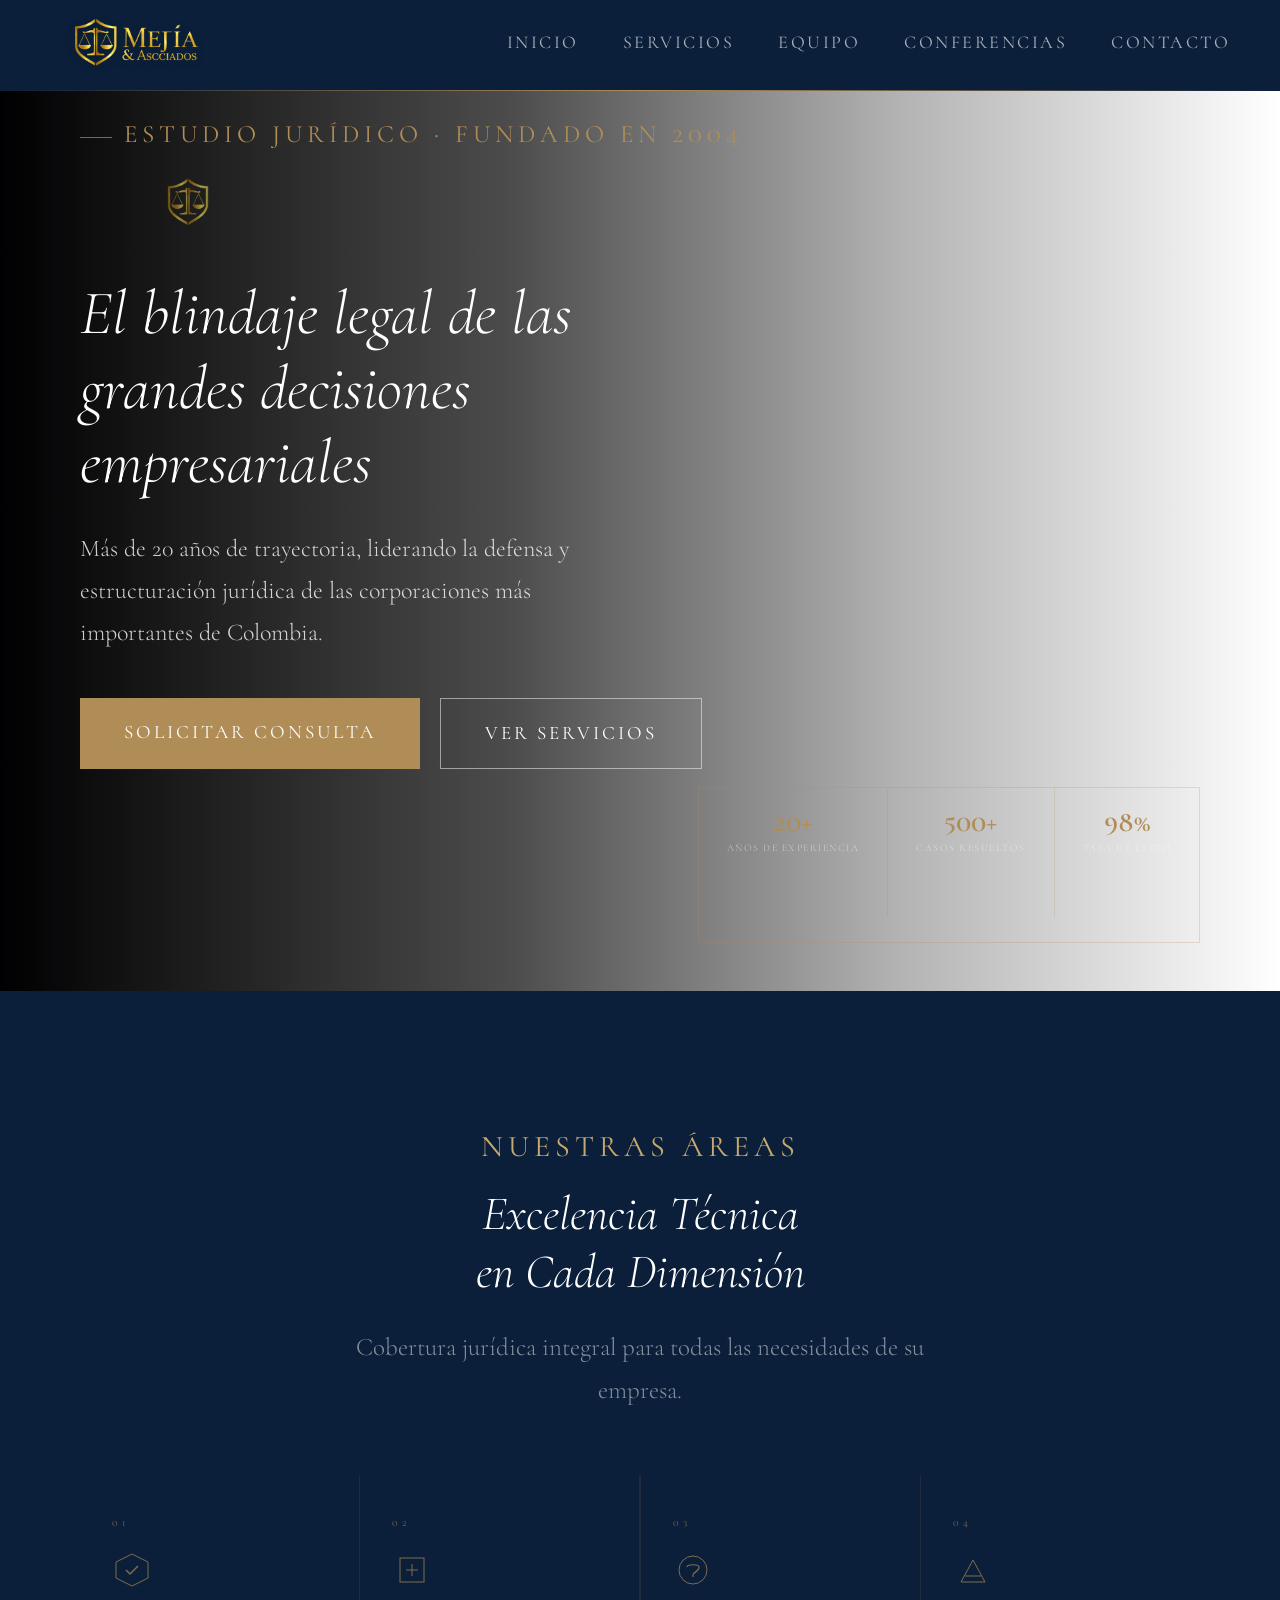
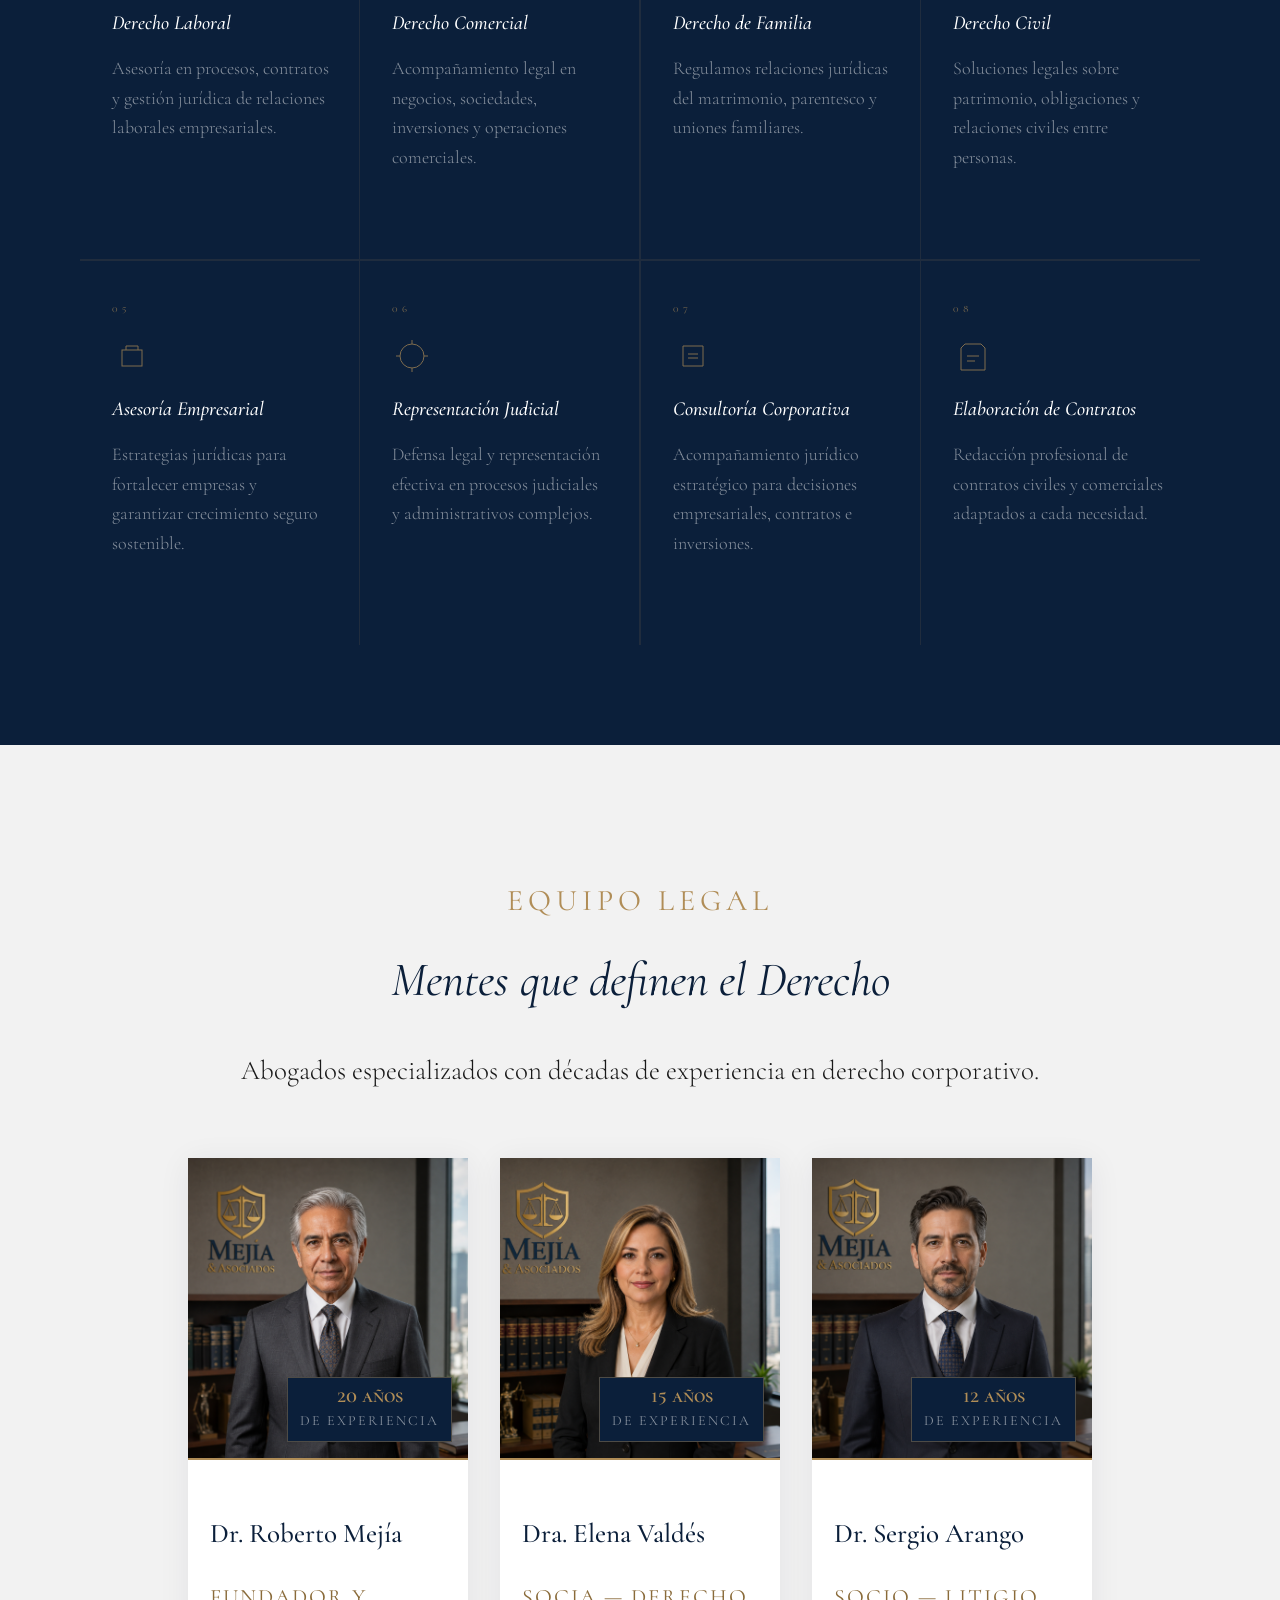
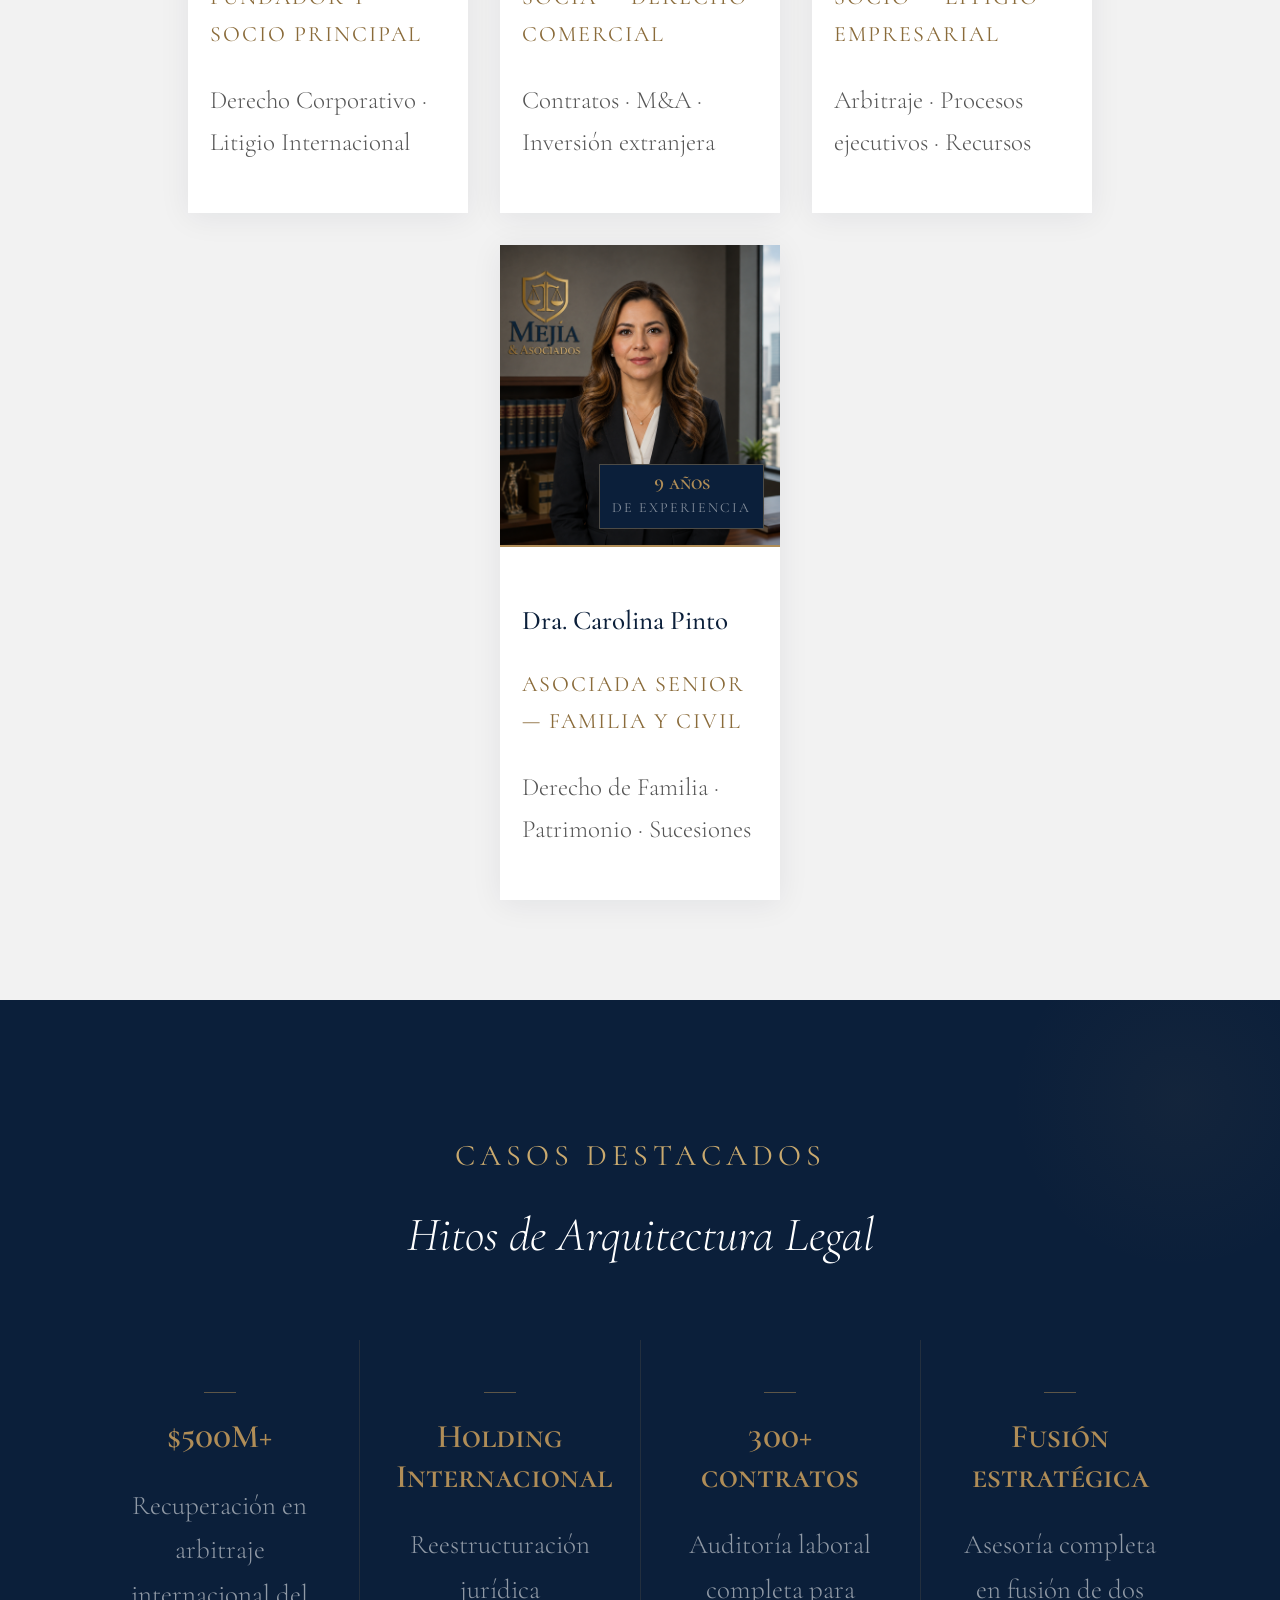
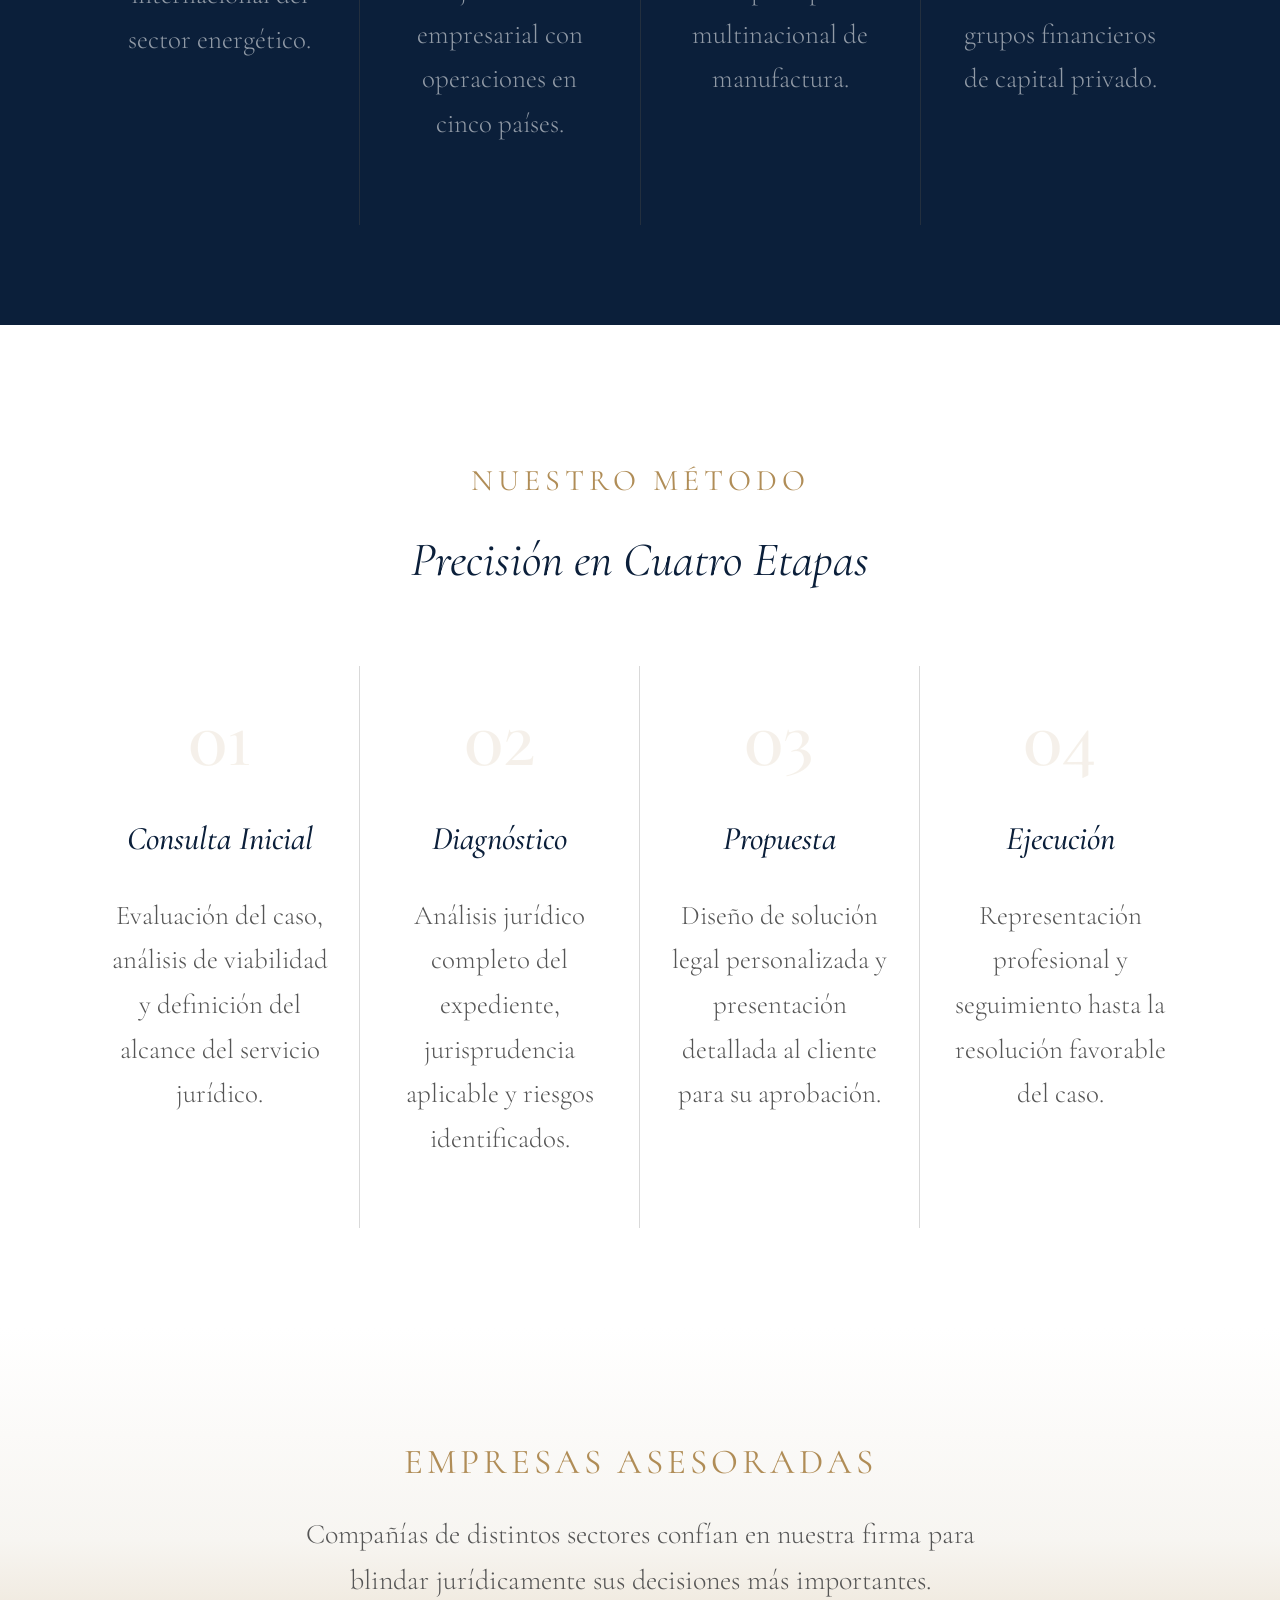
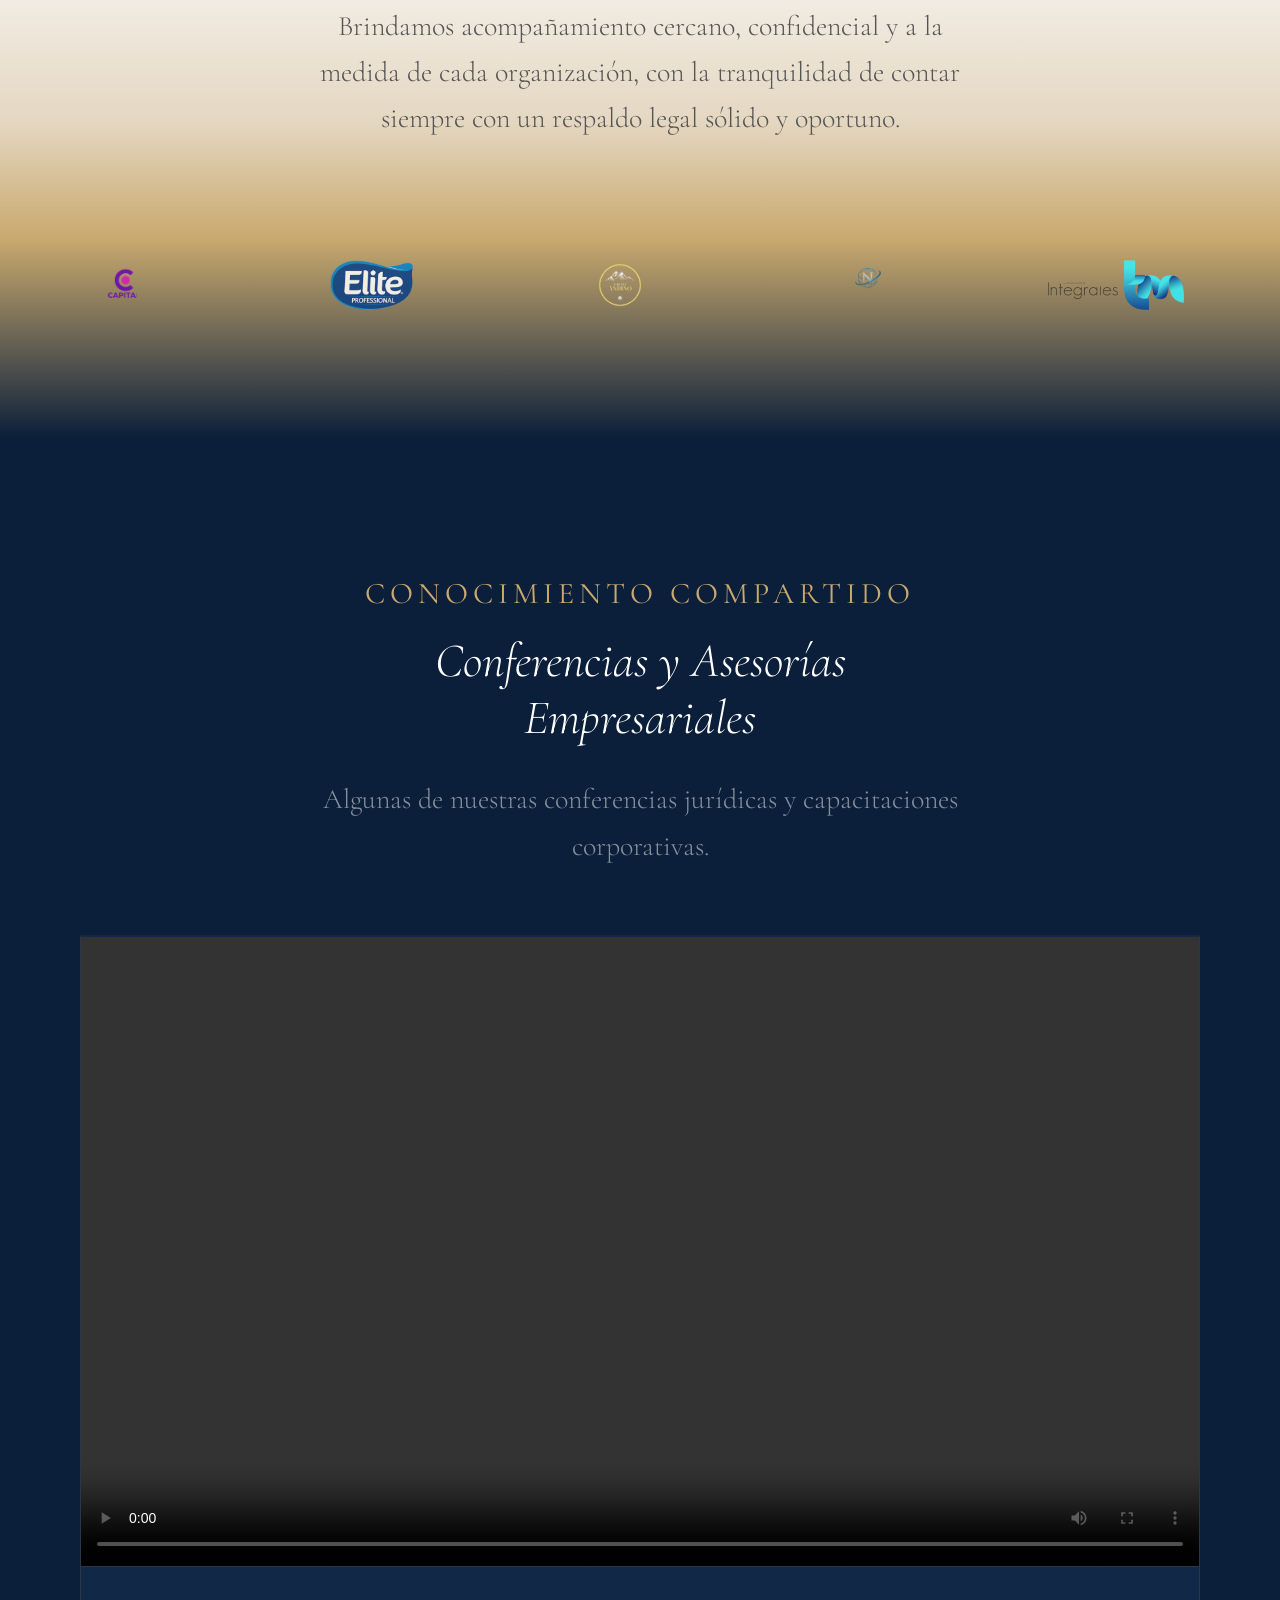
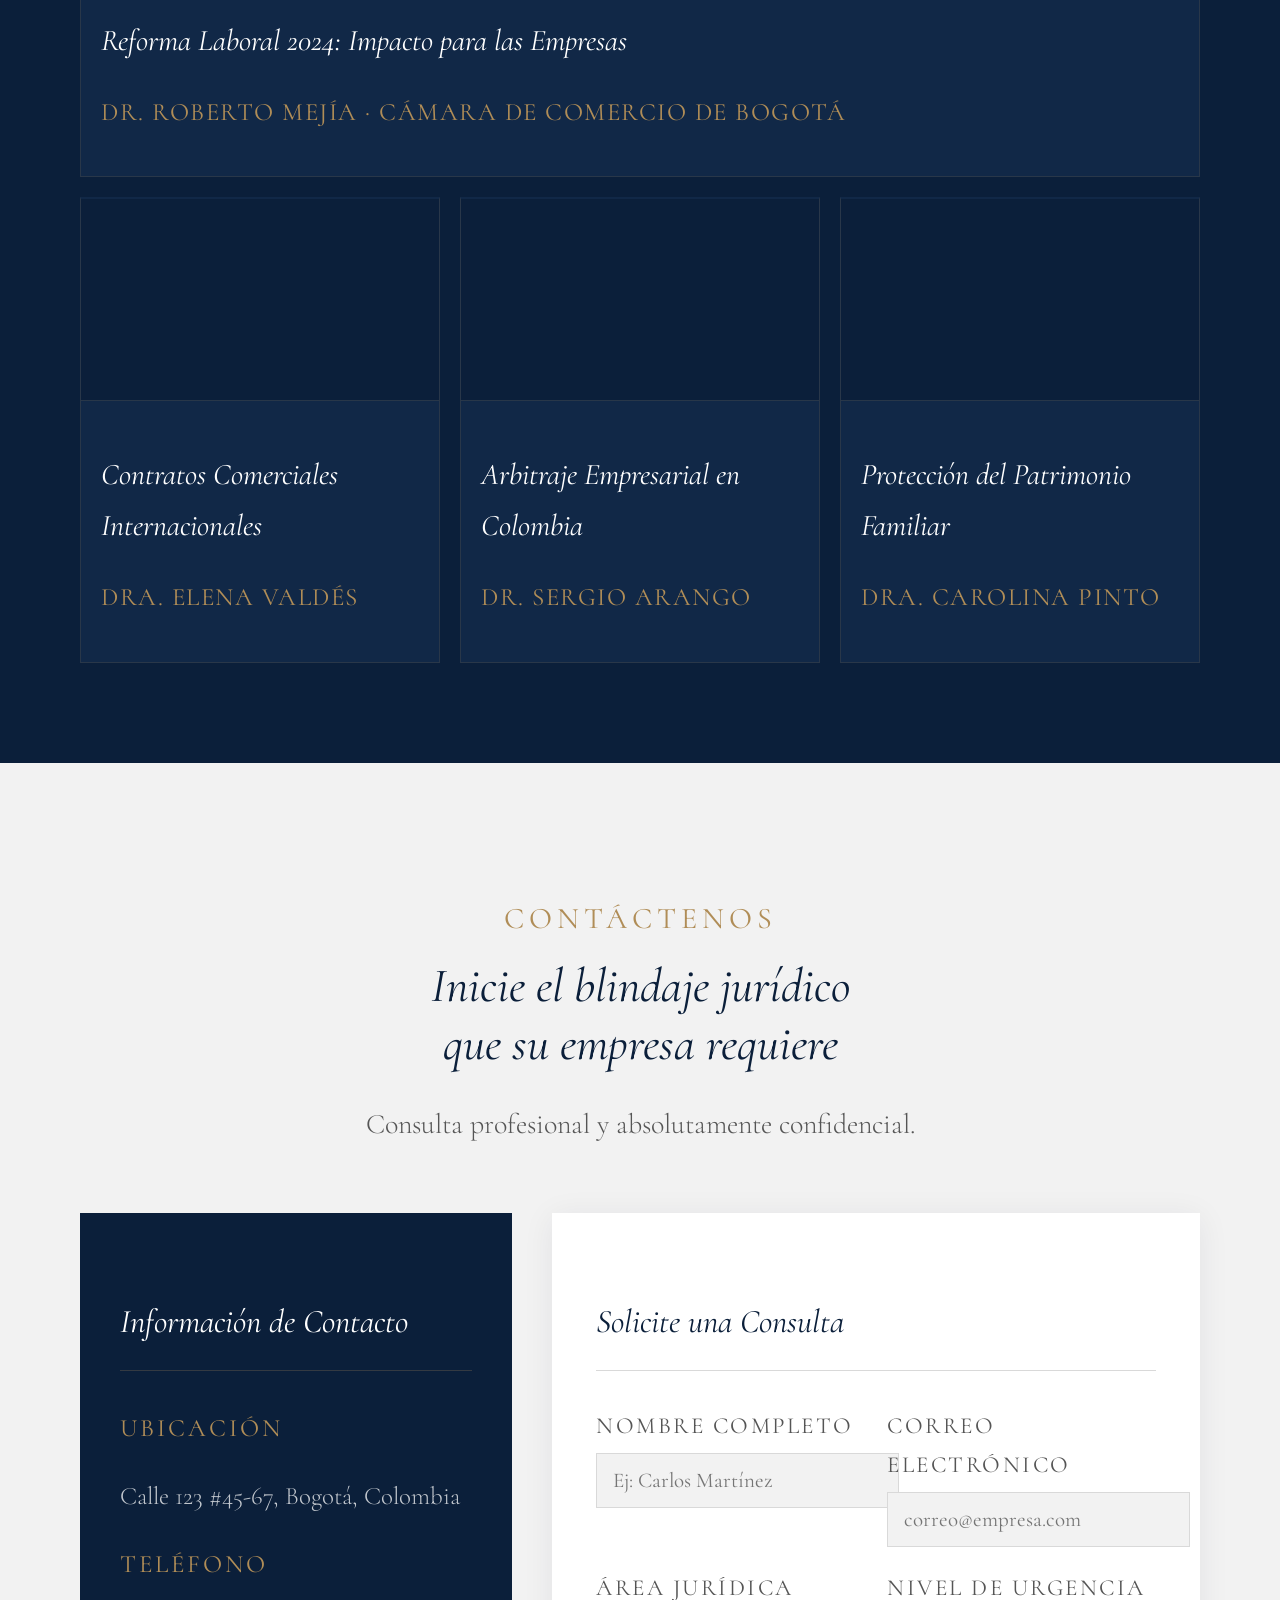
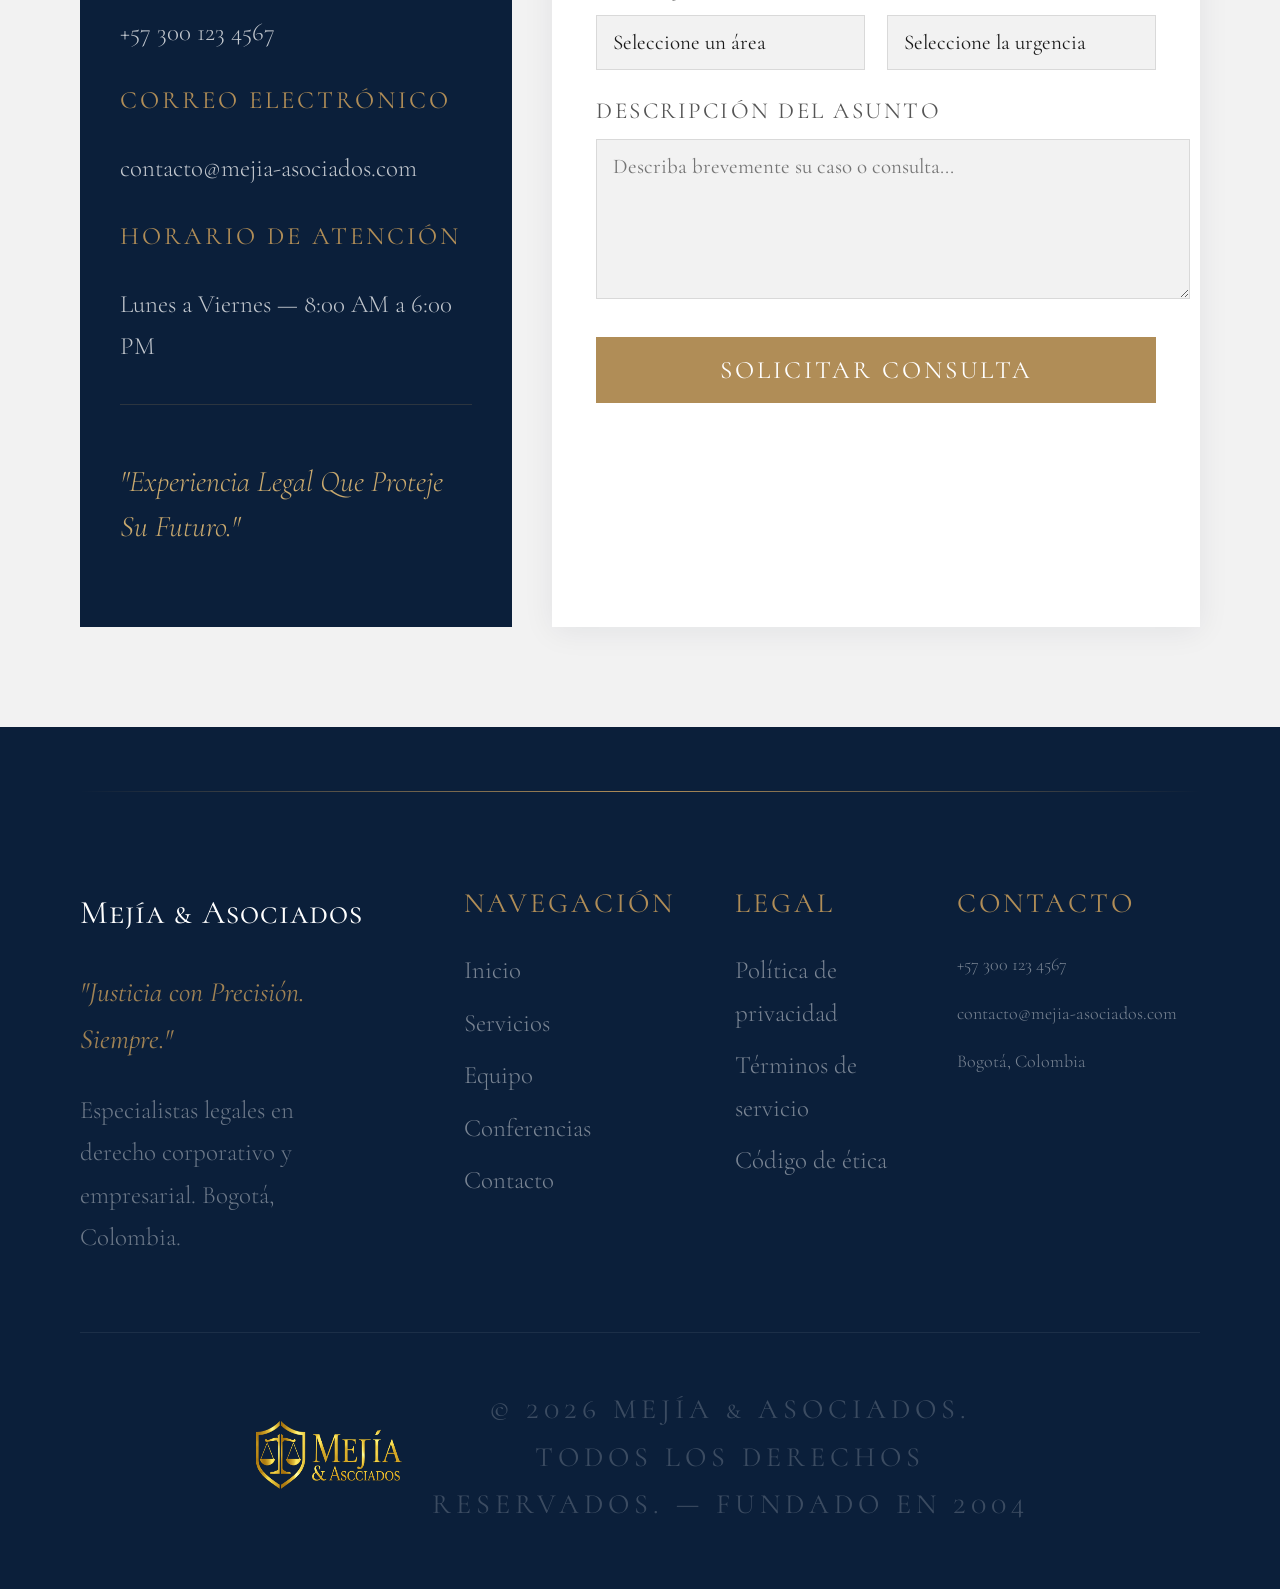
<file: Abogados-main/brief.html>
<!DOCTYPE html>
<html lang="es">
<head>
    <meta charset="UTF-8">
    <meta name="viewport" content="width=device-width, initial-scale=1.0">
    <title>Mejía & Asociados — Estudio Jurídico</title>
    <link rel="stylesheet" href="style.css">
    <link rel="preconnect" href="https://fonts.googleapis.com">
    <link href="https://fonts.googleapis.com/css2?family=Cormorant+Garamond:ital,wght@0,300;0,400;0,500;0,600;0,700;1,300;1,400&family=Cormorant+SC:wght@300;400;500;600&display=swap" rel="stylesheet">
</head>
<body>


    <!--!SECCIÓN 1: ENCABEZADO
                    <!--*       Barra de navegación superior con logo y menú.
                    <!--*       El menú hamburguesa funciona con checkbox + label -->
    <header class="encabezado" id="inicio">

        <div class="encabezado__marca">
            <img class="encabezado__logo-banner"
                src="./img/logomj.png"
                alt="Mejía & Asociados">
        </div>

        <nav class="encabezado__nav" id="navegacion" role="navigation" aria-label="Navegación principal">
            <a class="enlace-nav" href="#inicio">Inicio</a>
            <a class="enlace-nav" href="#areas">Servicios</a>
            <a class="enlace-nav" href="#equipo">Equipo</a>
            <a class="enlace-nav" href="#conferencias">Conferencias</a>
            <a class="enlace-nav" href="#contacto">Contacto</a>
        </nav>

        <input type="checkbox" id="menu-activo" class="menu-activo" aria-hidden="true">
        <label for="menu-activo" class="menu-hamburguesa" aria-label="Abrir menú">
            <span></span><span></span><span></span>
        </label>

    </header>


    <!--!SECCIÓN 2: HERO / INICIO
            <!--*   Video de fondo + contenido + métricas flotantes.
            <!--*   Orden de capas (de fondo a frente):
            <!--*       1. video-fondo
            <!--*       2. degradado negro
            <!--*       3. patrón de puntos
            <!--*       4. contenido (título + botones)
            <!--*       5. métricas flotantes-->
    <section class="inicio" id="hero">

        <div class="inicio__contenedor-video">
            <video autoplay muted loop playsinline class="inicio__video-fondo">
                <source src="https://dl.dropbox.com/scl/fi/7dvm16bgu7j31hagz6p38/INTRODUCION.mp4?rlkey=zxrcnvhyy67lka468pvtw8rt9&st=ph2h5szb&dl=0" type="video/mp4">
            </video>
            <div class="inicio__degradado" aria-hidden="true"></div>
        </div>

        <div class="inicio__contenido">
            <span class="inicio__etiqueta">Estudio Jurídico · Fundado en 2004</span>

            <div class="inicio__banner" aria-hidden="true">
                <span class="banner-linea"></span>
                <img src="./img/icono_logo.png" alt="Logo Mejía & Asociados" class="inicio__logo">
                <span class="banner-linea"></span>
            </div>

            <h1 class="inicio__titulo">
                El blindaje legal de las<br>
                grandes decisiones<br>
                empresariales
            </h1>

            <p class="inicio__descripcion">
                Más de 20 años de trayectoria, liderando la defensa y estructuración
                jurídica de las corporaciones más importantes de Colombia.
            </p>

            <div class="inicio__botones">
                <a class="boton-principal" href="#contacto">Solicitar Consulta</a>
                <a class="boton-secundario" href="#areas">Ver Servicios</a>
            </div>
        </div>

        <div class="inicio__metricas" aria-hidden="true">
            <div class="inicio__metrica">
                <span class="inicio__metrica-numero">20+</span>
                <span class="inicio__metrica-texto">Años de experiencia</span>
            </div>
            <div class="inicio__metrica">
                <span class="inicio__metrica-numero">500+</span>
                <span class="inicio__metrica-texto">Casos resueltos</span>
            </div>
            <div class="inicio__metrica">
                <span class="inicio__metrica-numero">98%</span>
                <span class="inicio__metrica-texto">Tasa de éxito</span>
            </div>
        </div>

    </section>


    <!--!SECCIÓN 3: ÁREAS DE PRÁCTICA
        8 tarjetas en grid de 4 columnas.
        Los íconos son SVG inline (sin imágenes externas).
        -->
    <section class="areas" id="areas">

        <div class="areas__encabezado">
            <p class="etiqueta-seccion etiqueta-seccion--clara">Nuestras Áreas</p>
            <h2 class="areas__titulo">Excelencia Técnica<br>en Cada Dimensión</h2>
            <p class="areas__subtitulo">Cobertura jurídica integral para todas las necesidades de su empresa.</p>
        </div>

        <div class="areas__cuadricula">

            <article class="tarjeta-area">
                <span class="tarjeta-area__numero">01</span>
                <div class="tarjeta-area__icono" aria-hidden="true">
                    <svg viewBox="0 0 40 40" xmlns="http://www.w3.org/2000/svg">
                        <path d="M20 4 L36 12 L36 28 L20 36 L4 28 L4 12 Z" fill="none" stroke="#B08D57" stroke-width="1"/>
                        <path d="M14 20 L18 24 L26 16" fill="none" stroke="#B08D57" stroke-width="1.5"/>
                    </svg>
                </div>
                <h3 class="tarjeta-area__nombre">Derecho Laboral</h3>
                <p class="tarjeta-area__descripcion">Asesoría en procesos, contratos y gestión jurídica de relaciones laborales empresariales.</p>
                <span class="tarjeta-area__mas" aria-hidden="true">→
                    <span class="precio_area">$500.000</span>
                </span>
        
            </article>

            <article class="tarjeta-area">
                <span class="tarjeta-area__numero">02</span>
                <div class="tarjeta-area__icono" aria-hidden="true">
                    <svg viewBox="0 0 40 40" xmlns="http://www.w3.org/2000/svg">
                        <rect x="8" y="8" width="24" height="24" fill="none" stroke="#B08D57" stroke-width="1"/>
                        <line x1="14" y1="20" x2="26" y2="20" stroke="#B08D57" stroke-width="1"/>
                        <line x1="20" y1="14" x2="20" y2="26" stroke="#B08D57" stroke-width="1"/>
                    </svg>
                </div>
                <h3 class="tarjeta-area__nombre">Derecho Comercial</h3>
                <p class="tarjeta-area__descripcion">Acompañamiento legal en negocios, sociedades, inversiones y operaciones comerciales.</p>
                <span class="tarjeta-area__mas" aria-hidden="true">→
                        <span>$700.000</span>
                </span>
                
            </article>

            <article class="tarjeta-area">
                <span class="tarjeta-area__numero">03</span>
                <div class="tarjeta-area__icono" aria-hidden="true">
                    <svg viewBox="0 0 40 40" xmlns="http://www.w3.org/2000/svg">
                        <circle cx="20" cy="20" r="14" fill="none" stroke="#B08D57" stroke-width="1"/>
                        <path d="M14 17 C14 14 26 14 26 17 C26 22 20 22 20 25 L20 27" fill="none" stroke="#B08D57" stroke-width="1.2"/>
                    </svg>
                </div>
                <h3 class="tarjeta-area__nombre">Derecho de Familia</h3>
                <p class="tarjeta-area__descripcion">Regulamos relaciones jurídicas del matrimonio, parentesco y uniones familiares.</p>
                <span class="tarjeta-area__mas" aria-hidden="true">→
                        <span class="precio_area">$400.000</span>
                </span>
            </article>

            <article class="tarjeta-area">
                <span class="tarjeta-area__numero">04</span>
                <div class="tarjeta-area__icono" aria-hidden="true">
                    <svg viewBox="0 0 40 40" xmlns="http://www.w3.org/2000/svg">
                        <path d="M8 32 L20 10 L32 32 Z" fill="none" stroke="#B08D57" stroke-width="1"/>
                        <line x1="12" y1="26" x2="28" y2="26" stroke="#B08D57" stroke-width="1"/>
                    </svg>
                </div>
                <h3 class="tarjeta-area__nombre">Derecho Civil</h3>
                <p class="tarjeta-area__descripcion">Soluciones legales sobre patrimonio, obligaciones y relaciones civiles entre personas.</p>
                <span class="tarjeta-area__mas" aria-hidden="true">→
                    <span class="precio_area">$450.000</span>
                </span>
                
            </article>

            <article class="tarjeta-area">
                <span class="tarjeta-area__numero">05</span>
                <div class="tarjeta-area__icono" aria-hidden="true">
                    <svg viewBox="0 0 40 40" xmlns="http://www.w3.org/2000/svg">
                        <rect x="10" y="14" width="20" height="16" fill="none" stroke="#B08D57" stroke-width="1"/>
                        <path d="M14 14 L14 10 L26 10 L26 14" fill="none" stroke="#B08D57" stroke-width="1"/>
                    </svg>
                </div>
                <h3 class="tarjeta-area__nombre">Asesoría Empresarial</h3>
                <p class="tarjeta-area__descripcion">Estrategias jurídicas para fortalecer empresas y garantizar crecimiento seguro sostenible.</p>
                <span class="tarjeta-area__mas" aria-hidden="true">→
                    <span class="precio_area">$900.000</span>
                </span>
                
            </article>

            <article class="tarjeta-area">
                <span class="tarjeta-area__numero">06</span>
                <div class="tarjeta-area__icono" aria-hidden="true">
                    <svg viewBox="0 0 40 40" xmlns="http://www.w3.org/2000/svg">
                        <circle cx="20" cy="20" r="12" fill="none" stroke="#B08D57" stroke-width="1"/>
                        <path d="M20 8 L20 4 M32 20 L36 20 M20 32 L20 36 M8 20 L4 20" stroke="#B08D57" stroke-width="1"/>
                    </svg>
                </div>
                <h3 class="tarjeta-area__nombre">Representación Judicial</h3>
                <p class="tarjeta-area__descripcion">Defensa legal y representación efectiva en procesos judiciales y administrativos complejos.</p>
                <span class="tarjeta-area__mas" aria-hidden="true">→
                    <span class="precio_area">$1.2000.000</span>
                </span>
                    
            </article>

            <article class="tarjeta-area">
                <span class="tarjeta-area__numero">07</span>
                <div class="tarjeta-area__icono" aria-hidden="true">
                    <svg viewBox="0 0 40 40" xmlns="http://www.w3.org/2000/svg">
                        <path d="M10 10 L30 10 L30 30 L10 30 Z" fill="none" stroke="#B08D57" stroke-width="1"/>
                        <line x1="15" y1="18" x2="25" y2="18" stroke="#B08D57" stroke-width="1"/>
                        <line x1="15" y1="22" x2="25" y2="22" stroke="#B08D57" stroke-width="1"/>
                    </svg>
                </div>
                <h3 class="tarjeta-area__nombre">Consultoría Corporativa</h3>
                <p class="tarjeta-area__descripcion">Acompañamiento jurídico estratégico para decisiones empresariales, contratos e inversiones.</p>
                <span class="tarjeta-area__mas" aria-hidden="true">→
                    <span class="precio_area">$1.500.000</span>
                </span>
                
            </article>

            <article class="tarjeta-area">
                <span class="tarjeta-area__numero">08</span>
                <div class="tarjeta-area__icono" aria-hidden="true">
                    <svg viewBox="0 0 40 40" xmlns="http://www.w3.org/2000/svg">
                        <path d="M12 8 L28 8 L32 12 L32 34 L8 34 L8 12 Z" fill="none" stroke="#B08D57" stroke-width="1"/>
                        <line x1="14" y1="20" x2="26" y2="20" stroke="#B08D57" stroke-width="1"/>
                        <line x1="14" y1="25" x2="22" y2="25" stroke="#B08D57" stroke-width="1"/>
                    </svg>
                </div>
                <h3 class="tarjeta-area__nombre">Elaboración de Contratos</h3>
                <p class="tarjeta-area__descripcion">Redacción profesional de contratos civiles y comerciales adaptados a cada necesidad.</p>
                <span class="tarjeta-area__mas" aria-hidden="true">→
                    <span class="precio_area">$350.000</span>
                </span>
                
            </article>

        </div>

    </section>


    <!--!SECCIÓN 4: EQUIPO LEGAL
        <!--*       4 tarjetas de abogados con foto, nombre, cargo y especialidad.
        <!--*       Técnica: Grid de 1 celda en la imagen para superponer capas
        <!--*       (texto de fondo ::before, foto, velo, badge de años)
        
        -->
    <section class="equipo" id="equipo">

        <div class="equipo__encabezado">
            <p class="etiqueta-seccion">Equipo Legal</p>
            <h2 class="equipo__titulo">Mentes que definen el Derecho</h2>
            <p class="equipo__subtitulo">Abogados especializados con décadas de experiencia en derecho corporativo.</p>
        </div>

        <div class="equipo__cuadricula">

            <article class="tarjeta-abogado">
                <div class="tarjeta-abogado__imagen-contenedor">
                    <img src="./img/brief_img/roberto_mejia.png" alt="Dr. Roberto Mejía" class="tarjeta-abogado__imagen">
                    <div class="tarjeta-abogado__velo" aria-hidden="true"></div>
                    <div class="tarjeta-abogado__anios">
                        <span>20 años</span>
                        <small>de experiencia</small>
                    </div>
                </div>
                <div class="tarjeta-abogado__info">
                    <h3 class="tarjeta-abogado__nombre">Dr. Roberto Mejía</h3>
                    <p class="tarjeta-abogado__cargo">Fundador y Socio Principal</p>
                    <p class="tarjeta-abogado__especialidad">Derecho Corporativo · Litigio Internacional</p>
                </div>
            </article>

            <article class="tarjeta-abogado">
                <div class="tarjeta-abogado__imagen-contenedor">
                    <img src="./img/brief_img/elena_valdes.png" alt="Dra. Elena Valdés" class="tarjeta-abogado__imagen">
                    <div class="tarjeta-abogado__velo" aria-hidden="true"></div>
                    <div class="tarjeta-abogado__anios">
                        <span>15 años</span>
                        <small>de experiencia</small>
                    </div>
                </div>
                <div class="tarjeta-abogado__info">
                    <h3 class="tarjeta-abogado__nombre">Dra. Elena Valdés</h3>
                    <p class="tarjeta-abogado__cargo">Socia — Derecho Comercial</p>
                    <p class="tarjeta-abogado__especialidad">Contratos · M&A · Inversión extranjera</p>
                </div>
            </article>

            <article class="tarjeta-abogado">
                <div class="tarjeta-abogado__imagen-contenedor">
                    <img src="./img/brief_img/sergio_arango.png" alt="Dr. Sergio Arango" class="tarjeta-abogado__imagen">
                    <div class="tarjeta-abogado__velo" aria-hidden="true"></div>
                    <div class="tarjeta-abogado__anios">
                        <span>12 años</span>
                        <small>de experiencia</small>
                    </div>
                </div>
                <div class="tarjeta-abogado__info">
                    <h3 class="tarjeta-abogado__nombre">Dr. Sergio Arango</h3>
                    <p class="tarjeta-abogado__cargo">Socio — Litigio Empresarial</p>
                    <p class="tarjeta-abogado__especialidad">Arbitraje · Procesos ejecutivos · Recursos</p>
                </div>
            </article>

            <article class="tarjeta-abogado">
                <div class="tarjeta-abogado__imagen-contenedor">
                    <img src="./img/brief_img/carolina_pinto.png" alt="Dra. Carolina Pinto" class="tarjeta-abogado__imagen">
                    <div class="tarjeta-abogado__velo" aria-hidden="true"></div>
                    <div class="tarjeta-abogado__anios">
                        <span>9 años</span>
                        <small>de experiencia</small>
                    </div>
                </div>
                <div class="tarjeta-abogado__info">
                    <h3 class="tarjeta-abogado__nombre">Dra. Carolina Pinto</h3>
                    <p class="tarjeta-abogado__cargo">Asociada Senior — Familia y Civil</p>
                    <p class="tarjeta-abogado__especialidad">Derecho de Familia · Patrimonio · Sucesiones</p>
                </div>
            </article>

        </div>

    </section>


    <!--!SECCIÓN 5: HITOS / CASOS DESTACADOS
        <!--*        4 tarjetas de casos de éxito (sin nombres reales).
        <!--*        Grid de 4 columnas con separadores dorados.-->
    <section class="hitos" id="hitos">

        <div class="hitos__encabezado">
            <p class="etiqueta-seccion etiqueta-seccion--clara">Casos Destacados</p>
            <h2 class="hitos__titulo">Hitos de Arquitectura Legal</h2>
        </div>

        <div class="hitos__cuadricula">

            <article class="tarjeta-hito">
                <div class="tarjeta-hito__ornamento" aria-hidden="true"></div>
                <span class="tarjeta-hito__cifra">$500M+</span>
                <p class="tarjeta-hito__descripcion">Recuperación en arbitraje internacional del sector energético.</p>
            </article>

            <article class="tarjeta-hito">
                <div class="tarjeta-hito__ornamento" aria-hidden="true"></div>
                <span class="tarjeta-hito__cifra">Holding Internacional</span>
                <p class="tarjeta-hito__descripcion">Reestructuración jurídica empresarial con operaciones en cinco países.</p>
            </article>

            <article class="tarjeta-hito">
                <div class="tarjeta-hito__ornamento" aria-hidden="true"></div>
                <span class="tarjeta-hito__cifra">300+ contratos</span>
                <p class="tarjeta-hito__descripcion">Auditoría laboral completa para multinacional de manufactura.</p>
            </article>

            <article class="tarjeta-hito">
                <div class="tarjeta-hito__ornamento" aria-hidden="true"></div>
                <span class="tarjeta-hito__cifra">Fusión estratégica</span>
                <p class="tarjeta-hito__descripcion">Asesoría completa en fusión de dos grupos financieros de capital privado.</p>
            </article>

        </div>

    </section>


    <!--!SECCIÓN 6: NUESTRO MÉTODO
        <!--*        4 pasos del proceso jurídico en grid de 4 columnas.
        <!--*        Los pasos se separan con border-right (no gap).-->
    <section class="metodo" id="metodo">

        <div class="metodo__encabezado">
            <p class="etiqueta-seccion">Nuestro Método</p>
            <h2 class="metodo__titulo">Precisión en Cuatro Etapas</h2>
        </div>

        <div class="metodo__pasos">

            <article class="paso">
                <div class="paso__numero" aria-hidden="true">01</div>
                <h3 class="paso__nombre">Consulta Inicial</h3>
                <p class="paso__descripcion">Evaluación del caso, análisis de viabilidad y definición del alcance del servicio jurídico.</p>
            </article>

            <article class="paso">
                <div class="paso__numero" aria-hidden="true">02</div>
                <h3 class="paso__nombre">Diagnóstico</h3>
                <p class="paso__descripcion">Análisis jurídico completo del expediente, jurisprudencia aplicable y riesgos identificados.</p>
            </article>

            <article class="paso">
                <div class="paso__numero" aria-hidden="true">03</div>
                <h3 class="paso__nombre">Propuesta</h3>
                <p class="paso__descripcion">Diseño de solución legal personalizada y presentación detallada al cliente para su aprobación.</p>
            </article>

            <article class="paso">
                <div class="paso__numero" aria-hidden="true">04</div>
                <h3 class="paso__nombre">Ejecución</h3>
                <p class="paso__descripcion">Representación profesional y seguimiento hasta la resolución favorable del caso.</p>
            </article>

        </div>

    </section>


    <!--!SECCIÓN 7: EMPRESAS ASESORADAS
        <!--*        Logos de clientes en tarjetas con efecto hover luminoso.
        <!--*        Flexbox con wrap para acomodar automáticamente.
        <!--*        Fondo con gradiente vertical de blanco a azul oscuro.-->
    <section class="clientes" id="clientes">

    <p class="clientes__titulo">Empresas Asesoradas</p>
    <p class="clientes__subtitulo">
        Compañías de distintos sectores confían en nuestra firma para blindar
        jurídicamente sus decisiones más importantes. Brindamos acompañamiento
        cercano, confidencial y a la medida de cada organización, con la tranquilidad
        de contar siempre con un respaldo legal sólido y oportuno.
    </p>

    <div class="clientes__carrusel">
        <div class="clientes__pista">

            <!-- Grupo 1 -->
            <div class="cliente-card">
                <img src="./img/Empresas_Asesoradas/capital.png" alt="Capital" class="clientes__logo">
            </div>
            <div class="cliente-card">
                <img src="./img/Empresas_Asesoradas/elite.png" alt="Elite" class="clientes__logo">
            </div>
            <div class="cliente-card">
                <img src="./img/Empresas_Asesoradas/grupoandino.png" alt="Grupo Andino" class="clientes__logo">
            </div>
            <div class="cliente-card">
                <img src="./img/Empresas_Asesoradas/inversionesnova.png" alt="Inversiones Nova" class="clientes__logo">
            </div>
            <div class="cliente-card">
                <img src="./img/Empresas_Asesoradas/sas.png" alt="SAS" class="clientes__logo">
            </div>
            <div class="cliente-card">
                <img src="./img/Empresas_Asesoradas/banc.png" alt="Bancolombia" class="clientes__logo">
            </div>

            <div class="cliente-card">
                <img src="./img/Empresas_Asesoradas/banco_bogota.png" alt="Banco Bogotá" class="clientes__logo">
            </div>

            <div class="cliente-card">
                <img src="./img/Empresas_Asesoradas/exito.png" alt="Éxito" class="clientes__logo">
            </div>
            <div class="cliente-card">
                <img src="./img/Empresas_Asesoradas/olimpica.png" alt="Olimpica" class="clientes__logo">
            </div>
            <div class="cliente-card">
                <img src="./img/Empresas_Asesoradas/alkosto.png" alt="Alkosto" class="clientes__logo">
            </div>
            

            <!-- Grupo 2 (idéntico, necesario para el bucle infinito sin cortes) -->
            <div class="cliente-card">
                <img src="./img/Empresas_Asesoradas/capital.png" alt="" class="clientes__logo">
            </div>
            <div class="cliente-card">
                <img src="./img/Empresas_Asesoradas/elite.png" alt="" class="clientes__logo">
            </div>
            <div class="cliente-card">
                <img src="./img/Empresas_Asesoradas/grupoandino.png" alt="" class="clientes__logo">
            </div>
            <div class="cliente-card">
                <img src="./img/Empresas_Asesoradas/inversionesnova.png" alt="" class="clientes__logo">
            </div>
            <div class="cliente-card">
                <img src="./img/Empresas_Asesoradas/sas.png" alt="" class="clientes__logo">
            </div>
            <div class="cliente-card">
                <img src="./img/Empresas_Asesoradas/banc.png" alt="" class="clientes__logo">
            </div>

            <div class="cliente-card">
                <img src="./img/Empresas_Asesoradas/banco_bogota.png" alt="" class="clientes__logo">
            </div>

            <div class="cliente-card">
                <img src="./img/Empresas_Asesoradas/exito.png" alt="" class="clientes__logo">
            </div>
            <div class="cliente-card">
                <img src="./img/Empresas_Asesoradas/olimpica.png" alt="" class="clientes__logo">
            </div>
            <div class="cliente-card">
                <img src="./img/Empresas_Asesoradas/alkosto.png"Alkosto" class="clientes__logo">
            </div>

        </div>
    </div>

</section>


    <!--!SECCIÓN 8: CONFERENCIAS
        1 video principal con audio (ocupa 3 columnas) +
        3 videos secundarios en silencio y bucle automático.
        Grid de 3 columnas con 2 filas.
        El badge "Con Audio" se superpone al video con grid de 1 celda.
        -->
    <section class="conferencias" id="conferencias">

        <div class="conferencias__encabezado">
            <p class="etiqueta-seccion etiqueta-seccion--clara">Conocimiento Compartido</p>
            <h2 class="conferencias__titulo">Conferencias y Asesorías Empresariales</h2>
            <p class="conferencias__subtitulo">Algunas de nuestras conferencias jurídicas y capacitaciones corporativas.</p>
        </div>

        <div class="conferencias__videos">

            <!--!Video principal: con audio, ocupa las 3 columnas-->
            <div class="video-item video-item--principal">
                <div class="video-item__contenedor-video">
                    <video controls class="video-item__video">
                        <source src="https://www.dropbox.com/scl/fi/da8huxbl7e1a9so7513sp/video-audio.mp4?rlkey=f7fycwsqpl5ryyzwunmu6elsj&st=fj9fb3v1&raw=1" type="video/mp4">
                    </video>
                    <div class="video-item__etiqueta">
                        <span class="video-item__badge">Con Audio</span>
                    </div>
                </div>
                <div class="video-item__info">
                    <h3 class="video-item__titulo">Reforma Laboral 2024: Impacto para las Empresas</h3>
                    <p class="video-item__subtitulo">Dr. Roberto Mejía · Cámara de Comercio de Bogotá</p>
                </div>
            </div>

    <!--! Videos secundarios: silencio, bucle automático -->
        <!--?Contratos Comerciales Internacionales-->
            <div class="video-item">
                <video autoplay muted loop playsinline class="video-item__video">
                    <source src="https://www.dropbox.com/scl/fi/49qkmchbrx90k1cjaxmil/Contratos-Comerciales-Internacionales.mp4?rlkey=ghr5cp1n3lfyucv2nmz4t76yz&st=nwx87j7l&raw=1" type="video/mp4">
                </video>
                <div class="video-item__info">
                    <h3 class="video-item__titulo">Contratos Comerciales Internacionales</h3>
                    <p class="video-item__subtitulo">Dra. Elena Valdés</p>
                </div>
            </div>
        <!--?Arbitraje Empresarial en Colombia-->
            <div class="video-item">
                <video autoplay muted loop playsinline class="video-item__video">
                    <source src="https://www.dropbox.com/scl/fi/8lb0yv31gbokz2l2rsobe/Arbitraje-Empresarial.mov?rlkey=1eo2l21rj88b1y1ir0jie8w5i&st=9xyc2bgj&raw=1" type="video/mp4">
                </video>
                <div class="video-item__info">
                    <h3 class="video-item__titulo">Arbitraje Empresarial en Colombia</h3>
                    <p class="video-item__subtitulo">Dr. Sergio Arango</p>
                </div>
            </div>
        <!--?Protección del Patrimonio Familiar-->
            <div class="video-item">
                <video autoplay muted loop playsinline class="video-item__video">
                    <source src="https://www.dropbox.com/scl/fi/nwhmu39efbux3f1efj9f8/Protecci-n-Patrimonial.mov?rlkey=571ust9jc1db6hrhrfta4wljt&st=mgasiass&raw=1" type="video/mp4">
                </video>
                <div class="video-item__info">
                    <h3 class="video-item__titulo">Protección del Patrimonio Familiar</h3>
                    <p class="video-item__subtitulo">Dra. Carolina Pinto</p>
                </div>
            </div>

        </div>

    </section>


    <!--!SECCIÓN 9: CONTACTO
        2 columnas: información de contacto + formulario.
        El formulario interno usa grid de 2 columnas.
        Los campos "completo" usan grid-column: 1 / -1.-->
    <section class="contacto" id="contacto">

        <div class="contacto__encabezado">
            <p class="etiqueta-seccion">Contáctenos</p>
            <h2 class="contacto__titulo">Inicie el blindaje jurídico<br>que su empresa requiere</h2>
            <p class="contacto__subtitulo">Consulta profesional y absolutamente confidencial.</p>
        </div>

        <div class="contacto__cuadricula">

            <div class="info-contacto">
                <h3 class="info-contacto__titulo">Información de Contacto</h3>
                <div class="item-contacto">
                    <span class="item-contacto__etiqueta">Ubicación</span>
                    <p class="item-contacto__valor">Calle 123 #45-67, Bogotá, Colombia</p>
                </div>
                <div class="item-contacto">
                    <span class="item-contacto__etiqueta">Teléfono</span>
                    <p class="item-contacto__valor">+57 300 123 4567</p>
                </div>
                <div class="item-contacto">
                    <span class="item-contacto__etiqueta">Correo electrónico</span>
                    <p class="item-contacto__valor">contacto@mejia-asociados.com</p>
                </div>
                <div class="item-contacto">
                    <span class="item-contacto__etiqueta">Horario de atención</span>
                    <p class="item-contacto__valor">Lunes a Viernes — 8:00 AM a 6:00 PM</p>
                </div>
                <div class="info-contacto__eslogan">
                    <p>"Experiencia Legal Que Proteje Su Futuro."</p>
                </div>
            </div>

            <div class="formulario-contenedor">
                <h3 class="formulario-contenedor__titulo">Solicite una Consulta</h3>

                <div class="formulario">

                    <div class="campo">
                        <label class="campo__etiqueta" for="nombre">Nombre completo</label>
                        <input class="campo__entrada" type="text" id="nombre" name="nombre" placeholder="Ej: Carlos Martínez" required>
                    </div>

                    <div class="campo">
                        <label class="campo__etiqueta" for="correo">Correo electrónico</label>
                        <input class="campo__entrada" type="email" id="correo" name="correo" placeholder="correo@empresa.com" required>
                    </div>

                    <div class="campo">
                        <label class="campo__etiqueta" for="area">Área jurídica</label>
                        <select class="campo__entrada campo__entrada--select" id="area" name="area">
                            <option value="" disabled selected>Seleccione un área</option>
                            <option value="laboral">Derecho Laboral</option>
                            <option value="comercial">Derecho Comercial</option>
                            <option value="civil">Derecho Civil</option>
                            <option value="familia">Derecho de Familia</option>
                            <option value="empresarial">Asesoría Empresarial</option>
                            <option value="contratos">Elaboración de Contratos</option>
                        </select>
                    </div>

                    <div class="campo">
                        <label class="campo__etiqueta" for="urgencia">Nivel de urgencia</label>
                        <select class="campo__entrada campo__entrada--select" id="urgencia" name="urgencia">
                            <option value="" disabled selected>Seleccione la urgencia</option>
                            <option value="normal">Normal — En los próximos días</option>
                            <option value="prioritario">Prioritario — Esta semana</option>
                            <option value="urgente">Urgente — Hoy mismo</option>
                        </select>
                    </div>

                    <div class="campo campo--completo">
                        <label class="campo__etiqueta" for="mensaje">Descripción del asunto</label>
                        <textarea class="campo__entrada campo__entrada--textarea" id="mensaje" name="mensaje"
                            placeholder="Describa brevemente su caso o consulta..." rows="5"></textarea>
                    </div>

                    <div class="campo campo--completo">
                        <button type="button" class="boton-principal boton-principal--formulario">
                            Solicitar Consulta
                        </button>
                    </div>

                </div>

            </div>

        </div>

    </section>


    <!--! SECCIÓN 10: PIE DE PÁGINA
        Grid de 4 columnas con proporciones distintas (2fr 1fr 1fr 1.5fr).
        El ::before del footer agrega la línea dorada superior.
        -->
    <footer class="pie">

        <div class="pie__cuadricula">

            <div class="pie__marca">
                <p class="pie__siglas">Mejía & Asociados</p>
                <p class="pie__eslogan-footer">"Justicia con Precisión. Siempre."</p>
                <p class="pie__descripcion">Especialistas legales en derecho corporativo y empresarial. Bogotá, Colombia.</p>
            </div>

            <div class="pie__navegacion">
                <p class="pie__nav-titulo">Navegación</p>
                <nav aria-label="Pie de página">
                    <a class="pie__enlace" href="#inicio">Inicio</a>
                    <a class="pie__enlace" href="#areas">Servicios</a>
                    <a class="pie__enlace" href="#equipo">Equipo</a>
                    <a class="pie__enlace" href="#conferencias">Conferencias</a>
                    <a class="pie__enlace" href="#contacto">Contacto</a>
                </nav>
            </div>

            <div class="pie__legal">
                <p class="pie__nav-titulo">Legal</p>
                <nav aria-label="Legal">
                    <a class="pie__enlace" href="#">Política de privacidad</a>
                    <a class="pie__enlace" href="#">Términos de servicio</a>
                    <a class="pie__enlace" href="#">Código de ética</a>
                </nav>
            </div>

            <div class="pie__contacto-rapido">
                <p class="pie__nav-titulo">Contacto</p>
                <p class="pie__dato">+57 300 123 4567</p>
                <p class="pie__dato">contacto@mejia-asociados.com</p>
                <p class="pie__dato">Bogotá, Colombia</p>
            </div>

        </div>

        <div class="pie__linea-inferior">
            <img id="pie__logo-banner"
                src="./img/logomj.png"
                alt="Mejía & Asociados">
            <p class="pie__derechos">© 2026 Mejía & Asociados. Todos los derechos reservados. — Fundado en 2004</p>
        </div>

    </footer>


</body>
</html>
</file>
<file: style.css>
/*? ESTILOS — FIRMA DE ABOGADOS MjA
    /*?     Mejía & Asociados Estudio Jurídico
    /*?     TÉCNICAS QUE USAMOS PARA ETA PAGINA WEB:
    /*?    CSS Grid (hero, áreas, hitos, método, conferencias, contacto, pie)
    /*?    Flexbox (encabezado, equipo, botones, pie nav)
    /*?    Pseudoelementos ::before y ::after
    /*?    Pseudoclases :hover, :focus, :focus-visible, :last-child
    /*?    Variables CSS en :root
    /*?   Responsividad con 5 breakpoints
    /*?   prefers-reduced-motion para accesibilidad

    PROHIBICIONES CUMPLIDAS:
            Sin position (excepto donde es imprescindible)
            Sin z-index
            Sin frameworks CSS
            Sin JavaScript
            Sin float
            Sin br para separar elementos
            Sin tabla para maquetar
*/


/*!1. VARIABLES CSS*/
    /**     Aquí se definen todos los colores, fuentes y espaciados
    /**     del sitio. Se usan con var(--nombre) en todo el CSS.
*/
:root {
    --color-azul:          #0B1F3A;
    --color-azul-medio:    #112847;
    --color-gris:          #D9D9D9;
    --color-gris-suave:    #F2F2F2;
    --color-blanco:        #FFFFFF;
    --color-dorado:        #B08D57;
    --color-dorado-claro:  #C9A96E;
    --color-dorado-oscuro: #8A6B3A;
    --color-texto:         #1a1a1a;
    --color-texto-suave:   #555555;

    --fuente-principal:  'Cormorant Garamond', Georgia, serif;
    --fuente-versalitas: 'Cormorant SC', Georgia, serif;

    --espaciado-xs:  8px;
    --espaciado-s:   16px;
    --espaciado-m:   32px;
    --espaciado-l:   64px;
    --espaciado-xl:  100px;

    --padding-lateral: 80px;

    --line-height-body:   1.7;
    --line-height-titulo: 1.2;
    --line-height-texto:  1.65;

    --sombra-tarjeta:       0 4px 30px rgba(11, 31, 58, 0.07);
    --sombra-tarjeta-hover: 0 20px 60px rgba(11, 31, 58, 0.15);

    --transicion: 0.35s ease;
}



/*!2. RESET Y BASE
    /**     Elimina márgenes y padding por defecto del navegador.
    /**     box-sizing: border-box hace que padding y border no sumen al ancho. */
*::before,
*::after {
    margin: 0;
    padding: 0;
    box-sizing: border-box;
    
}

html {
    scroll-behavior: smooth;
    
    
}

body {
    font-family: var(--fuente-principal);
    color: var(--color-texto);
    background-color: var(--color-blanco);
    font-size: 18px;
    line-height: var(--line-height-body);
    overflow-x: hidden;
    margin: 0;
    
}

img {
    display: block;
    max-width: 100%;
    background-color: transparent;
    height: 50px;
    
}

a {
    text-decoration: none;
    color: inherit;
}


/*!3. UTILIDADES
    /** Clases reutilizables en varias secciones del sitio.*/

.etiqueta-seccion {
    font-family: var(--fuente-versalitas);
    font-size: 30px;
    letter-spacing: 5px;
    text-transform: uppercase;
    color: var(--color-dorado);
    margin-bottom: var(--espaciado-xs);
    display: block;
}

.etiqueta-seccion--clara {
    color: var(--color-dorado-claro);
    
}


/*!4. BOTONES
    /**      Dos estilos: principal (fondo dorado) y secundario (borde blanco).
    /**      El ::before de boton-principal crea el efecto de barrido al hover.*/

.boton-principal {
    display: inline-block;
    font-family: var(--fuente-versalitas);
    font-size: 19px;
    letter-spacing: 3px;
    text-transform: uppercase;
    background-color: var(--color-dorado);
    background-image: linear-gradient(to right, rgba(255,255,255,0.15) 0%, rgba(255,255,255,0.15) 100%);
    background-size: 0% 100%;
    background-repeat: no-repeat;
    color: var(--color-blanco);
    border: none;
    padding: 18px 44px;
    cursor: pointer;
    transition: background-color var(--transicion), transform var(--transicion), background-size var(--transicion);
    overflow: hidden;
}

.boton-principal:hover {
    background-color: var(--color-dorado-oscuro);
    background-size: 100% 100%;
    transform: translateY(-2px);
}

.boton-secundario {
    display: inline-block;
    font-family: var(--fuente-versalitas);
    font-size: 19px;
    letter-spacing: 3px;
    text-transform: uppercase;
    background-color: transparent;
    color: var(--color-blanco);
    border: 1px solid rgba(255, 255, 255, 0.5);
    padding: 18px 44px;
    cursor: pointer;
    transition: border-color var(--transicion), color var(--transicion), background-color var(--transicion);
}

.boton-secundario:hover {
    border-color: var(--color-dorado);
    color: var(--color-dorado);
    background-color: rgba(176, 141, 87, 0.08);
}

.boton-principal--formulario {
    width: 100%;
    padding: 18px;
    margin-top: var(--espaciado-s);
    font-size: 25px;
}


/*!5. ENCABEZADO
    /**      Barra superior con logo y navegación.
    /**      Menú hamburguesa: checkbox invisible controla la visibilidad del nav
    /**      con el selector CSS: input:checked - nav*/

.encabezado {
    display: flex;
    align-items: center;
    justify-content: space-between;
    background-color: var(--color-azul);
    border-bottom: 1px solid transparent;
    border-image: linear-gradient(to right, transparent, var(--color-dorado), transparent) 1;
}

.encabezado__marca {
    display: flex;
    align-items: center;
    gap: var(--espaciado-s);
}

.encabezado__logo-banner {
    height: 90px; /* Reducido ligeramente para mayor elegancia */
    width: auto;
    display: block;
    margin-left: 70px;
    filter: drop-shadow(0px 2px 4px rgba(0, 0, 0, 0.15)); /* Añade relieve y definición */
    transition: transform var(--transicion);
}
.encabezado__logo-banner:hover {
    transform: scale(1.02); 
}

.encabezado__nav {
    display: flex;
    gap: 44px;
    margin-right: 50px;
}

.enlace-nav {
    font-family: var(--fuente-versalitas);
    font-size: 18px;
    letter-spacing: 2.5px;
    text-transform: uppercase;
    color: rgba(255, 255, 255, 0.65);
    padding-bottom: 4px;
    border-bottom: 1px solid transparent;
    transition: color var(--transicion), border-color var(--transicion);
}

.enlace-nav:hover {
    color: var(--color-dorado);
    border-bottom-color: var(--color-dorado);
}


.menu-activo {
    display: none;
}

.menu-hamburguesa {
    display: none;
    flex-direction: column;
    gap: 5px;
    cursor: pointer;
    padding: var(--espaciado-xs);
}

.menu-hamburguesa span {
    display: block;
    width: 26px;
    height: 2px;
    background-color: var(--color-blanco);
    transition: transform var(--transicion), opacity var(--transicion);
}


/*!6. HERO / INICIO |  SECCIÓN 2 HTML
    /**      Técnica principal: Grid de 1 sola celda (grid-column: 1 / grid-row: 1)
    /**      para apilar video, degradado, patrón, contenido y métricas
    /**      sin usar position: absolute.
    /**      El orden en el HTML determina cuál capa queda al frente.*/

.inicio {
    display: grid;
    grid-template-columns: 1fr;
    grid-template-rows: 1fr;
    width: 100%;
    height: 100vh;
    min-height: 500px;
    overflow: hidden;
    align-items: center;
}

/*? Contenedor del video también es un grid de 1 celda
   /*? para apilar: video + degradado + patrón */
.inicio__contenedor-video {
    display: grid;
    grid-template-columns: 1fr;
    grid-template-rows: 1fr;
    grid-column: 1;
    grid-row: 1;
    width: 100%;
    height: 100%;
}

.inicio__video-fondo {
    grid-column: 1;
    grid-row: 1;
    width: 100%;
    height: 100%;
    object-fit: cover;
    display: block;
}

/*? Degradado negro de izquierda a derecha para oscurecer el video */
.inicio__degradado {
    grid-column: 1;
    grid-row: 1;
    width: 100%;
    height: 100%;
    background: linear-gradient(
        to right,
        rgba(0, 0, 2, 1) 0%,
        rgba(0, 0, 0, 0.7) 40%,
        rgba(0, 0, 0, 0.3) 70%,
        rgba(0, 0, 0, 0) 100%
    );
}

/*? Contenido principal (título + botones) encima de las capas anteriores */
.inicio__contenido {
    grid-column: 1;
    grid-row: 1;
    color: var(--color-blanco);
    max-width: 780px;
    padding-left: var(--padding-lateral);
    padding-right: 40px;
    align-self: center;
    margin-bottom: 200px;
}

/*? ::before agrega la línea dorada antes del texto de la etiqueta */
.inicio__etiqueta {
    font-family: var(--fuente-versalitas);
    font-size: 25px;
    letter-spacing: 5px;
    text-transform: uppercase;
    color: var(--color-dorado);
    margin-bottom: 20px;
    display: block;
}

.inicio__etiqueta::before {
    content: '';
    display: inline-block;
    width: 32px;
    height: 1px;
    background-color: var(--color-dorado);
    margin-right: 12px;
    vertical-align: middle;
    opacity: 0.7;
}

.inicio__banner {
    display: flex;
    align-items: center;
    justify-content: left;
    gap: 3px;
    margin-bottom: 24px;
    opacity: 0.6;
}

.inicio__banner svg {
    width: 280px;
    height: auto;
}

.banner-linea {
    width: 30px;
    height: 1px;
}

.inicio__logo {
    width: 50px;
    object-fit: contain;
    margin-left: 50px;
}

.inicio__titulo {
    font-size: 62px;
    font-weight: 300;
    line-height: var(--line-height-titulo);
    margin-bottom: 28px;
    font-style: italic;
}

.inicio__descripcion {
    font-size: 24px;
    font-weight: 300;
    opacity: 0.8;
    margin-bottom: 44px;
    max-width: 520px;
    line-height: 1.75;
}

.inicio__botones {
    display: flex;
    gap: 20px;
    flex-wrap: wrap;
}

/*? Métricas flotantes en la esquina inferior derecha */
.inicio__metricas {
    grid-column: 1;
    grid-row: 1;
    align-self: end;
    justify-self: end;
    margin-bottom: 48px;
    margin-right: var(--padding-lateral);
    display: flex;
    gap: 0;
    border: 1px solid rgba(176, 141, 87, 0.25);
}

.inicio__metrica {
    display: flex;
    flex-direction: column;
    align-items: center;
    padding: 20px 28px;
    margin-bottom: 25px;
    border-right: 1px solid rgba(176, 141, 87, 0.2);
}

/*? :last-child elimina el borde derecho de la última métrica */
.inicio__metrica:last-child {
    border-right: none;
}

.inicio__metrica-numero {
    font-family: var(--fuente-versalitas);
    font-size: 28px;
    font-weight: 600;
    color: var(--color-dorado);
    line-height: 1;
    margin-bottom: 4px;
}

.inicio__metrica-texto {
    font-size: 10px;
    letter-spacing: 1.5px;
    text-transform: uppercase;
    color: rgba(255, 255, 255, 0.45);
    font-family: var(--fuente-versalitas);
    text-align: center;
    margin-bottom: 40px;
}


/* !7. ÁREAS DE PRÁCTICA
   *Grid de 4 columnas. El "borde" entre tarjetas es en realidad
   *el fondo de la cuadrícula que se ve a través del gap de 1px.
*/

.areas {
    background-color: var(--color-azul);
    padding: var(--espaciado-xl) var(--padding-lateral);
    overflow: hidden;
}

.areas__encabezado {
    text-align: center;
    max-width: 640px;
    margin-left: auto;
    margin-right: auto;
    margin-bottom: var(--espaciado-l);
}

.areas__titulo {
    font-size: 48px;
    font-weight: 300;
    color: var(--color-blanco);
    font-style: italic;
    margin-top: 14px;
    margin-bottom: 18px;
    line-height: var(--line-height-titulo);
}

.areas__subtitulo {
    font-size: 25px;
    color: rgba(255, 255, 255, 0.5);
    font-weight: 300;
}

/*? gap: 1px + background-color = los separadores entre tarjetas */
.areas__cuadricula {
    display: grid;
    grid-template-columns: repeat(4, 1fr);
    gap: 1px;
    background-color: rgba(176, 141, 87, 0.12);
}

/*? Corrección: una sola declaración transition (antes había dos) */
.tarjeta-area {
    background-color: var(--color-azul);
    padding: 40px 30px 36px;
    cursor: default;
    overflow: hidden;
    will-change: transform;
    border-left: 2px solid transparent;
    transition: background-color var(--transicion), transform var(--transicion), border-left-color var(--transicion);
}

.tarjeta-area:hover {
    background-color: rgba(176, 141, 87, 0.07);
    transform: translateY(-3px);
    border-left-color: var(--color-dorado);
}

.tarjeta-area__numero {
    display: block;
    font-family: var(--fuente-versalitas);
    font-size: 10px;
    letter-spacing: 5px;
    color: var(--color-dorado);
    margin-bottom: 18px;
    opacity: 0.7;
}

.tarjeta-area__icono {
    width: 40px;
    height: 40px;
    margin-bottom: 18px;
    opacity: 0.7;
    transition: opacity var(--transicion);
}

.tarjeta-area:hover .tarjeta-area__icono {
    opacity: 1;
}

.tarjeta-area__nombre {
    font-size: 20px;
    font-weight: 500;
    color: var(--color-blanco);
    margin-bottom: 12px;
    font-style: italic;
    line-height: 1.3;
}

.tarjeta-area__descripcion {
    font-size: 18px;
    color: rgba(255, 255, 255, 0.5);
    font-weight: 300;
    line-height: var(--line-height-texto);
    margin-bottom: 20px;
}

/*? La flecha aparece de izquierda con opacity en hover */
.tarjeta-area__mas {
    font-family: var(--fuente-versalitas);
    font-size: 18px;
    color: var(--color-dorado);
    opacity: 0;
    transition: opacity var(--transicion), transform var(--transicion);
    display: block;
    transform: translateX(-8px);
}

.tarjeta-area:hover .tarjeta-area__mas {
    opacity: 100;
    transform: translateX(0);
}

.precio_area{
    color: var(--color-dorado);
}
.precio_area:hover{
    transform: scale();
    
}

/*!8. EQUIPO LEGAL
   Flexbox con wrap para las 4 tarjetas.
   Dentro de cada tarjeta: Grid de 1 celda para superponer
   ::before (texto MjA de fondo), imagen, velo dorado y badge de años.
*/

.equipo {
    padding: var(--espaciado-xl) var(--padding-lateral);
    background-color: var(--color-gris-suave);
}

.equipo__encabezado {
    text-align: center;
    margin-bottom: var(--espaciado-l);
}

.equipo__titulo {
    font-size: 48px;
    font-weight: 400;
    color: var(--color-azul);
    font-style: italic;
    margin-top: 14px;
    margin-bottom: 14px;
}

.equipo__subtitulo {
    font-size: 27px;
    color: var(--color-texto);
    font-weight: 300;
}

.equipo__cuadricula {
    display: flex;
    gap: 32px;
    justify-content: center;
    flex-wrap: wrap;
}

.tarjeta-abogado {
    flex: 0 1 280px;
    background-color: var(--color-blanco);
    overflow: hidden;
    box-shadow: var(--sombra-tarjeta);
    transition: transform var(--transicion), box-shadow var(--transicion);
    will-change: transform;
}

.tarjeta-abogado:hover {
    transform: translateY(-8px);
    box-shadow: var(--sombra-tarjeta-hover);
}

/*? Grid de 1 celda: apila ::before + imagen + velo + badge */
.tarjeta-abogado__imagen-contenedor {
    overflow: hidden;
    height: 300px;
    background-color: var(--color-azul-medio);
    display: grid;
    grid-template-columns: 1fr;
    grid-template-rows: 1fr;
}

/*? ::before pone el texto "MjA" de fondo muy tenue */
.tarjeta-abogado__imagen-contenedor::before {
    content: 'MjA';
    display: flex;
    align-items: center;
    justify-content: center;
    font-family: var(--fuente-versalitas);
    font-size: 80px;
    color: rgba(176, 141, 87, 0.1);
    grid-column: 1;
    grid-row: 1;
}

.tarjeta-abogado__imagen {
    width: 100%;
    height: 100%;
    object-fit: cover;
    transition: transform var(--transicion);
    background-color: transparent;
    grid-column: 1;
    grid-row: 1;
}

.tarjeta-abogado:hover .tarjeta-abogado__imagen {
    transform: scale(1.05);
}

/*? Velo dorado translúcido que aparece en hover */
.tarjeta-abogado__velo {
    grid-column: 1;
    grid-row: 1;
    background-color: rgba(176, 141, 87, 0);
    transition: background-color var(--transicion);
}

.tarjeta-abogado:hover .tarjeta-abogado__velo {
    background-color: rgba(176, 141, 87, 0.12);
}

/*? Badge de años: align-self y justify-self lo ubican sin position */
.tarjeta-abogado__anios {
    grid-column: 1;
    grid-row: 1;
    align-self: end;
    justify-self: end;
    margin: 0 16px 16px 0;
    background-color: var(--color-azul);
    border: 1px solid rgba(176, 141, 87, 0.4);
    padding: 8px 12px;
    text-align: center;
}

.tarjeta-abogado__anios span {
    display: block;
    font-family: var(--fuente-versalitas);
    font-size: 20px;
    color: var(--color-dorado);
    font-weight: 600;
    line-height: 1;
}

.tarjeta-abogado__anios small {
    display: block;
    font-size: 14px;
    letter-spacing: 2px;
    text-transform: uppercase;
    color: rgba(255, 255, 255, 0.5);
    margin-top: 3px;
}

.tarjeta-abogado__info {
    padding: 24px 22px;
    border-top: 2px solid var(--color-dorado);
}

.tarjeta-abogado__nombre {
    font-size: 27px;
    font-weight: 500;
    color: var(--color-azul);
    margin-bottom: 5px;
}

.tarjeta-abogado__cargo {
    font-family: var(--fuente-versalitas);
    font-size: 22px;
    letter-spacing: 2px;
    color: var(--color-dorado-oscuro);
    text-transform: uppercase;
    margin-bottom: 8px;
}

.tarjeta-abogado__especialidad {
    font-size: 25px;
    color: var(--color-texto-suave);
    font-weight: 300;
}


/*! 9. HITOS / CASOS DESTACADOS
   /**Grid de 4 columnas con separadores dorados (mismo truco de gap).
   /**El ornamento se anima en hover cambiando su width con transition.
*/

.hitos {
    background-color: var(--color-azul);
    padding: var(--espaciado-xl) var(--padding-lateral);
    overflow: hidden;
    background-image: radial-gradient(circle, rgba(176, 141, 87, 0.05) 0%, transparent 40%);
    background-size: 600px 600px;
    background-repeat: no-repeat;
    background-position: top -200px right -200px;
}

.hitos__encabezado {
    text-align: center;
    margin-bottom: var(--espaciado-l);
}

.hitos__titulo {
    font-size: 48px;
    font-weight: 300;
    color: var(--color-blanco);
    font-style: italic;
    margin-top: 14px;
}

.hitos__cuadricula {
    display: grid;
    grid-template-columns: repeat(4, 1fr);
    gap: 1px;
    background-color: rgba(176, 141, 87, 0.15);
}

.tarjeta-hito {
    background-color: var(--color-azul);
    padding: 52px 36px;
    text-align: center;
    transition: background-color var(--transicion);
    overflow: hidden;
}

.tarjeta-hito:hover {
    background-color: rgba(176, 141, 87, 0.07);
}

/*? El ornamento es una línea que se expande en hover */
.tarjeta-hito__ornamento {
    display: block;
    width: 32px;
    height: 1px;
    background-color: var(--color-dorado);
    margin-left: auto;
    margin-right: auto;
    margin-bottom: 24px;
    opacity: 0.5;
    transition: width var(--transicion), opacity var(--transicion);
}

.tarjeta-hito:hover .tarjeta-hito__ornamento {
    width: 60px;
    opacity: 1;
}

.tarjeta-hito__cifra {
    display: block;
    font-family: var(--fuente-versalitas);
    font-size: 33px;
    font-weight: 600;
    color: var(--color-dorado);
    margin-bottom: 16px;
    line-height: var(--line-height-titulo);
}

.tarjeta-hito__descripcion {
    font-size: 27px;
    color: rgba(255, 255, 255, 0.55);
    font-weight: 300;
    line-height: var(--line-height-texto);
}


/*! 10. MÉTODO (4 pasos)
   /**Grid de 4 columnas SIN gap. Los pasos se separan con border-right.
   /**En móvil el border-right se convierte en border-bottom.
*/

.metodo {
    padding: var(--espaciado-xl) var(--padding-lateral);
    background-color: var(--color-blanco);
}

.metodo__encabezado {
    text-align: center;
    margin-bottom: var(--espaciado-l);
}

.metodo__titulo {
    font-size: 48px;
    font-weight: 400;
    color: var(--color-azul);
    font-style: italic;
    margin-top: 14px;
}

.metodo__pasos {
    display: grid;
    grid-template-columns: repeat(4, 1fr);
}

.paso {
    text-align: center;
    padding: 40px 28px;
    border-right: 1px solid var(--color-gris);
    transition: background-color var(--transicion);
    will-change: background-color;
}

/*? :last-child elimina el borde derecho del último paso */
.paso:last-child {
    border-right: none;
}

.paso:hover {
    background-color: var(--color-gris-suave);
}

/*? Número grande muy transparente, se vuelve más visible en hover */
.paso__numero {
    font-family: var(--fuente-versalitas);
    font-size: 72px;
    font-weight: 600;
    color: var(--color-dorado);
    opacity: 0.12;
    line-height: 1;
    margin-bottom: var(--espaciado-s);
    transition: opacity var(--transicion);
}

.paso:hover .paso__numero {
    opacity: 0.35;
}

.paso__nombre {
    font-size: 33px;
    font-weight: 500;
    color: var(--color-azul);
    margin-bottom: 12px;
    font-style: italic;
}

.paso__descripcion {
    font-size: 27px;
    color: var(--color-texto-suave);
    font-weight: 300;
    line-height: var(--line-height-texto);
}


/*!11. EMPRESAS ASESORADAS
   /**Flexbox con wrap. Fondo con gradiente vertical de blanco a azul
   /**para crear transición visual entre sección método y conferencias.
*/

.clientes {
    padding: 70px 0;
    background: linear-gradient(
        to bottom,
        var(--color-blanco) 0%,
        #F7F5F1 30%,
        #E5D8C3 55%,
        #C9A96E 72%,
        var(--color-azul) 100%
    );
    overflow: hidden;
}
 
.clientes__titulo {
    text-align: center;
    font-family: var(--fuente-versalitas);
    font-size: 35px;
    letter-spacing: 4px;
    text-transform: uppercase;
    margin-bottom: 50px;
    color: var(--color-dorado);
}
 
.clientes__subtitulo {
    text-align: center;
    max-width: 680px;
    margin: -32px auto 60px;
    font-size: 28px;
    font-weight: 300;
    color: var(--color-texto-suave);
    line-height: var(--line-height-texto);
}
 

 
.clientes__pista {
    display: flex;
    align-items: center;
    width: max-content;
    animation: desplazamiento-logos 32s linear infinite;
}
 
.clientes__pista:hover {
    animation-play-state: paused;
}
 
@keyframes desplazamiento-logos {
    from { transform: translateX(0); }
    to   { transform: translateX(-50%); }
}
 
.cliente-card {
    flex: 0 0 auto;
    width: 200px;
    height: 130px;
    background-color: transparent;
    display: flex;
    justify-content: center;
    align-items: center;
    padding: 18px 24px;
    cursor: pointer;
}
 
.clientes__logo {
    max-width: 100%;
    max-height: 50px;
    object-fit: contain;
    opacity: 0.85;
    transition: opacity var(--transicion), transform var(--transicion);
}
 
.cliente-card:hover .clientes__logo {
    opacity: 1;
    transform: scale(1.06);
}


/*! 12. CONFERENCIAS
   /** Grid de 3 columnas y 2 filas.
   /**Video principal ocupa las 3 columnas con grid-column: 1 / 4.
   /**El badge "Con Audio" se superpone al video con grid de 1 celda.
*/

.conferencias {
    padding: var(--espaciado-xl) var(--padding-lateral);
    background-color: var(--color-azul);
}

.conferencias__encabezado {
    text-align: center;
    max-width: 640px;
    margin-left: auto;
    margin-right: auto;
    margin-bottom: var(--espaciado-l);
}

.conferencias__titulo {
    font-size: 48px;
    font-weight: 300;
    color: var(--color-blanco);
    font-style: italic;
    margin-top: 14px;
    margin-bottom: 14px;
    line-height: var(--line-height-titulo);
}

.conferencias__subtitulo {
    font-size: 28px;
    color: rgba(255, 255, 255, 0.5);
    font-weight: 300;
}

.conferencias__videos {
    display: grid;
    grid-template-columns: repeat(3, 1fr);
    grid-template-rows: auto auto;
    gap: 20px;
}

/*? El video principal ocupa las 3 columnas */
.video-item--principal {
    grid-column: 1 / 4;
}

.video-item {
    background-color: var(--color-azul-medio);
    border: 1px solid rgba(176, 141, 87, 0.15);
    border-top: 2px solid transparent;
    overflow: hidden;
    transition: border-color var(--transicion), transform var(--transicion), border-top-color var(--transicion);
    will-change: transform;
}

.video-item:hover {
    border-color: rgba(176, 141, 87, 0.5);
    border-top-color: var(--color-dorado);
    transform: translateY(-3px);
}

/*? Grid de 1 celda: superpone el video y el badge "Con Audio" */
.video-item__contenedor-video {
    display: grid;
    grid-template-columns: 1fr;
    grid-template-rows: 1fr;
}

.video-item__video {
    display: block;
    width: 100%;
    aspect-ratio: 16 / 9;
    background-color: var(--color-azul);
    grid-column: 1;
    grid-row: 1;
}

/*? El badge se posiciona en la esquina superior izquierda del video */
.video-item__etiqueta {
    grid-column: 1;
    grid-row: 1;
    align-self: start;
    justify-self: start;
    margin: 14px 0 0 14px;
}

.video-item__badge {
    font-family: var(--fuente-versalitas);
    font-size: 10px;
    letter-spacing: 2px;
    text-transform: uppercase;
    background-color: var(--color-dorado);
    color: var(--color-blanco);
    padding: 5px 12px;
}

.video-item__info {
    padding: 18px 20px;
    border-top: 1px solid rgba(176, 141, 87, 0.15);
}

.video-item__titulo {
    font-size: 30px;
    font-weight: 400;
    color: var(--color-blanco);
    margin-bottom: 6px;
    font-style: italic;
}

.video-item__subtitulo {
    font-family: var(--fuente-versalitas);
    font-size: 25px;
    letter-spacing: 1.5px;
    color: var(--color-dorado);
    text-transform: uppercase;
}


/*!13. CONTACTO
   /**Grid de 2 columnas (1fr + 1.5fr).
   /**El formulario interno usa grid de 2 columnas.
   /**.campo--completo usa grid-column: 1 / -1 para ocupar todo el ancho.
   /**:focus y :focus-visible en inputs para accesibilidad de teclado.
*/

.contacto {
    padding: var(--espaciado-xl) var(--padding-lateral);
    background-color: var(--color-gris-suave);
}

.contacto__encabezado {
    text-align: center;
    max-width: 680px;
    margin-left: auto;
    margin-right: auto;
    margin-bottom: var(--espaciado-l);
}

.contacto__titulo {
    font-size: 48px;
    font-weight: 400;
    color: var(--color-azul);
    font-style: italic;
    margin-top: 14px;
    margin-bottom: 14px;
    line-height: var(--line-height-titulo);
}

.contacto__subtitulo {
    font-size: 28px;
    color: var(--color-texto-suave);
    font-weight: 300;
}

.contacto__cuadricula {
    display: grid;
    grid-template-columns: 1fr 1.5fr;
    gap: 40px;
    align-items: stretch;
}

.info-contacto {
    background-color: var(--color-azul);
    padding: 48px 40px;
    overflow: hidden;
}

.info-contacto__titulo {
    font-size: 33px;
    font-weight: 400;
    color: var(--color-blanco);
    font-style: italic;
    margin-bottom: 36px;
    padding-bottom: 20px;
    border-bottom: 1px solid rgba(176, 141, 87, 0.25);
}

.item-contacto {
    margin-bottom: 26px;
}

.item-contacto__etiqueta {
    display: block;
    font-family: var(--fuente-versalitas);
    font-size: 25px;
    letter-spacing: 3px;
    text-transform: uppercase;
    color: var(--color-dorado);
    margin-bottom: 5px;
}

.item-contacto__valor {
    font-size: 25px;
    color: rgba(255, 255, 255, 0.75);
    font-weight: 300;
}

.info-contacto__eslogan {
    margin-top: 36px;
    padding-top: 24px;
    border-top: 1px solid rgba(176, 141, 87, 0.2);
}

.info-contacto__eslogan p {
    font-size: 30px;
    font-style: italic;
    font-weight: 300;
    color: var(--color-dorado-claro);
    line-height: 1.5;
}

.formulario-contenedor {
    background-color: var(--color-blanco);
    padding: 48px 44px;
    box-shadow: var(--sombra-tarjeta);
}

.formulario-contenedor__titulo {
    font-size: 33px;
    font-weight: 400;
    color: var(--color-azul);
    font-style: italic;
    margin-bottom: 36px;
    padding-bottom: 20px;
    border-bottom: 1px solid var(--color-gris);
}

.formulario {
    display: grid;
    grid-template-columns: 1fr 1fr;
    gap: 22px;
}

.campo {
    display: flex;
    flex-direction: column;
    gap: 7px;
}

/*? grid-column: 1 / -1 hace que el campo ocupe ambas columnas */
.campo--completo {
    grid-column: 1 / -1;
}

.campo__etiqueta {
    font-family: var(--fuente-versalitas);
    font-size: 23px;
    letter-spacing: 2.5px;
    text-transform: uppercase;
    color: var(--color-texto-suave);
}

.campo__entrada {
    font-family: var(--fuente-principal);
    font-size: 21px;
    color: var(--color-texto);
    background-color: var(--color-gris-suave);
    border: 1px solid var(--color-gris);
    padding: 14px 16px;
    outline: none;
    transition: border-color var(--transicion), background-color var(--transicion);
    width: 100%;
}

/*? :focus-visible es la pseudoclase para usuarios de teclado */
.campo__entrada:focus,
.campo__entrada:focus-visible {
    border-color: var(--color-dorado);
    background-color: var(--color-blanco);
}

/*? Oculta la flecha nativa del select para controlarlo con CSS */
.campo__entrada--select {
    cursor: pointer;
    -webkit-appearance: none;
    appearance: none;
    background-repeat: no-repeat;
    background-position: right 16px center;
    padding-right: 44px;
}

.campo__entrada--textarea {
    resize: vertical;
    min-height: 130px;
}


/*! 14. PIE DE PÁGINA
   /**Grid de 4 columnas con proporciones distintas (2fr 1fr 1fr 1.5fr).
   /**::before agrega la línea dorada decorativa en la parte superior.
*/

.pie {
    background-color: var(--color-azul);
    padding: var(--espaciado-l) var(--padding-lateral) var(--espaciado-m);
    color: var(--color-blanco);
}

/*? ::before crea la línea dorada degradada en la parte superior del footer */
.pie::before {
    content: '';
    display: block;
    height: 1px;
    background: linear-gradient(to right, transparent, var(--color-dorado), transparent);
    margin-bottom: 60px;
}

.pie__cuadricula {
    display: grid;
    grid-template-columns: 2fr 1fr 1fr 1.5fr;
    gap: 60px;
    padding-bottom: 48px;
    border-bottom: 1px solid rgba(255, 255, 255, 0.07);
    margin-bottom: 28px;
}

/* Sobrescribe solo para el logo del footer */
#pie__logo-banner {
    text-align: center;
    justify-content: center;
    width: 160px;
    height: 130px;
}

.pie__siglas {
    font-family: var(--fuente-versalitas);
    font-size: 33px;
    color: var(--color-blanco);
    margin-bottom: 6px;
    letter-spacing: 1px;
}

.pie__eslogan-footer {
    font-style: italic;
    font-size: 28px;
    color: var(--color-dorado);
    margin-bottom: 14px;
    opacity: 0.9;
}

.pie__descripcion {
    font-size: 25px;
    color: rgba(255, 255, 255, 0.4);
    font-weight: 300;
    max-width: 260px;
    line-height: var(--line-height-body);
}

.pie__nav-titulo {
    font-family: var(--fuente-versalitas);
    font-size: 28px;
    letter-spacing: 3px;
    text-transform: uppercase;
    color: var(--color-dorado);
    margin-bottom: 22px;
}

.pie__navegacion nav,
.pie__legal nav {
    display: flex;
    flex-direction: column;
    gap: 10px;
}

.pie__enlace {
    font-size: 25px;
    color: rgba(255, 255, 255, 0.45);
    font-weight: 300;
    transition: color var(--transicion);
}

.pie__enlace:hover {
    color: var(--color-dorado);
}

.pie__dato {
    font-size: 18px;
    color: rgba(255, 255, 255, 0.45);
    font-weight: 300;
    margin-bottom: 8px;
}

.pie__linea-inferior {
    display: flex;
    flex-direction: row;
    align-items: center;
    justify-content: center;
    gap: 20px;
}

.pie__derechos {
    font-family: var(--fuente-versalitas);
    font-size: 28px;
    letter-spacing: 5px;
    color: rgba(255, 255, 255, 0.2);
    text-align: center;
    text-transform: uppercase;
    max-width: 600px;
    margin-top: 25px;
}


/*! 15. RESPONSIVIDAD
   /**5 breakpoints para cubrir desde computadores hasta móviles pequeños.
   /**Breakpoint 900px: activa el menú hamburguesa.
*/

@media (max-width: 1200px) {
    .encabezado { padding: 18px 40px; }
    .inicio__contenido   { padding-left: 60px; }
    .inicio__titulo      { font-size: 50px; }
    .inicio__metricas    { margin-right: 40px; }
    

    .areas,
    .equipo,
    .hitos,
    .metodo,
    .conferencias,
    .contacto         { padding-left: 40px; padding-right: 40px; }

    .areas__cuadricula    { grid-template-columns: repeat(2, 1fr); }
    .hitos__cuadricula    { grid-template-columns: repeat(2, 1fr); }
    .metodo__pasos        { grid-template-columns: repeat(2, 1fr); }

    .conferencias__videos  { grid-template-columns: 1fr 1fr; }
    .video-item--principal { grid-column: 1 / 3; }

    .contacto__cuadricula { grid-template-columns: 1fr; }

    .pie                 { padding-left: 40px; padding-right: 40px; }
    .pie__cuadricula     { grid-template-columns: 1fr 1fr; gap: 40px; }
}

@media (max-width: 900px) {
    .encabezado { padding: 16px 24px; }
    .menu-hamburguesa { display: flex; }
    .encabezado { flex-wrap: wrap; }
    .encabezado__logo-banner { margin-left: 270px; }
    .inicio__video-fondo {
        display: none !important; /* Desactiva y oculta por completo el video en celular */
    }

    .inicio__contenedor-video {
        /* Se aplica el gradiente de fondo en reemplazo del video usando tus colores corporativos */
        background: linear-gradient(135deg, var(--color-azul) 0%, var(--color-azul-medio) 100%) !important;
    }

    /*? El nav se oculta con max-height: 0 y se expande cuando el checkbox está marcado */
    .encabezado__nav {
        display: flex;
        overflow: hidden;
        max-height: 0;
        width: 100%;
        flex-direction: column;
        gap: 0;
        border-top: 0px solid rgba(176, 141, 87, 0.2);
        padding: 0;
        transition: max-height var(--transicion), border-top-width 0.1s, padding var(--transicion);
    }

    .menu-activo:checked ~ .encabezado__nav {
        max-height: 500px;
        border-top-width: 1px;
        padding: 16px 0;
    }

    .enlace-nav { padding: 12px 28px; display: block; }

    .inicio__contenido        { padding-left: 32px; padding-right: 32px; }
    .inicio__titulo           { font-size: 38px; }
    .inicio__metricas         { display: none; }

    .conferencias__videos  { grid-template-columns: 1fr; }
    .video-item--principal { grid-column: 1; }

    .formulario            { grid-template-columns: 1fr; }
    .campo--completo       { grid-column: 1; }

    .pie__cuadricula { grid-template-columns: 1fr; gap: 28px; }
}

@media (max-width: 600px) {
    :root {
        --espaciado-xl: 60px;
        --espaciado-l:  40px;
    }

    .inicio__titulo       { font-size: 30px; }
    .inicio__descripcion  { font-size: 16px; }
    .inicio__botones      { flex-direction: column; }
    .inicio__banner svg   { width: 180px; }
    /* 1. Video del hero en móvil — ocultarlo y poner gradiente de fondo */
    .inicio__video-fondo {
        display: none !important; /* Desactiva y oculta por completo el video en celular */
    }

    .inicio__contenedor-video {
        /* Se aplica el gradiente de fondo en reemplazo del video usando tus colores corporativos */
        background: linear-gradient(135deg, var(--color-azul) 0%, var(--color-azul-medio) 100%) !important;
    }

    .areas,
    .equipo,
    .hitos,
    .metodo,
    .conferencias,
    .contacto { padding-left: 20px; padding-right: 20px; }

    .areas__cuadricula { grid-template-columns: 1fr; }
    .hitos__cuadricula { grid-template-columns: 1fr; }
    .metodo__pasos     { grid-template-columns: 1fr; }

    /*? En móvil el borde cambia de right a bottom */
    .paso { border-right: none; border-bottom: 1px solid var(--color-gris); }
    .paso:last-child { border-bottom: none; }

    .equipo__cuadricula { flex-direction: column; align-items: center; }
    .tarjeta-abogado    { flex: 0 1 100%; max-width: 360px; width: 100%; }

    .areas__titulo,
    .equipo__titulo,
    .hitos__titulo,
    .metodo__titulo,
    .contacto__titulo,
    .conferencias__titulo { font-size: 34px; }

    .formulario-contenedor { padding: 28px 20px; }
    .info-contacto         { padding: 32px 24px; }

    .pie                   { padding-left: 20px; padding-right: 20px; }
    .pie__cuadricula       { gap: 20px; }
}

@media (max-width: 600px) {

    
    /* 1. Video del hero en móvil — ocultarlo y poner gradiente de fondo */
    .inicio__video-fondo {
        display: none !important; /* Desactiva y oculta por completo el video en celular */
    }

    .inicio__contenedor-video {
        /* Se aplica el gradiente de fondo en reemplazo del video usando tus colores corporativos */
        background: linear-gradient(135deg, var(--color-azul) 0%, var(--color-azul-medio) 100%) !important;
    }

    /* 2. Hero móvil — limpiar el texto */
    .inicio__contenido {
        padding-left: 20px !important;
        padding-right: 20px !important;
        margin-bottom: 0 !important; /* Centra verticalmente limpiando espacios excesivos */
        text-align: center !important;
        display: flex !important;
        flex-direction: column !important;
        align-items: center !important;
        justify-content: center !important;
    }

    .inicio__etiqueta {
        font-size: 14px !important; /* Más legible y limpio en pantallas pequeñas */
        letter-spacing: 2px !important;
        margin-bottom: 12px !important;
    }
    .encabezado__logo-banner { margin-left: 180px; }

    .inicio__etiqueta::before {
        display: none !important; /* Remueve la línea lateral para centrar correctamente el texto */
    }

    .inicio__banner {
        justify-content: center !important; /* Centra el ícono del logo en el contenido */
        margin-bottom: 16px !important;
    }

    .inicio__logo {
        margin-left: 0 !important; /* Limpia el margen izquierdo heredado de PC */
        height: 40px !important;
    }

    .inicio__titulo {
        font-size: 32px !important; /* Reduce el tamaño evitando cortes bruscos en el texto */
        line-height: 1.3 !important;
        margin-bottom: 16px !important;
    }

    .inicio__descripcion {
        font-size: 15px !important;
        line-height: 1.6 !important;
        margin-bottom: 28px !important;
        max-width: 100% !important;
        opacity: 0.9 !important;
    }

    .inicio__botones {
        justify-content: center !important; /* Alineación limpia de los botones de acción */
        width: 100% !important;
        gap: 12px !important;
    }

    .boton-principal, 
    .boton-secundario {
        width: 90% !important; /* Hace que los botones se adapten cómodamente al ancho del celular */
        padding: 5px 10px ;
        font-size: 13px !important;
        text-align: center !important;
    }

    /* Ajuste extra para las métricas flotantes en móvil para que no pisen el texto */
    .inicio__metricas {
        display: none !important; /* Limpia por completo el espacio visual en teléfonos menores a 600px */
    }
}
@media (max-width: 400px) {
    :root {
        --espaciado-xl: 48px;
        --espaciado-l:  32px;
    }

    .encabezado { padding: 14px 16px; }
    .encabezado__logo-banner { margin-left: 140px; }

    .inicio__contenido   { padding-left: 16px; padding-right: 16px; }
    .inicio__titulo      { font-size: 24px; }
    .inicio__descripcion { font-size: 14px; margin-bottom: 28px; }
    .inicio__banner      { display: none; }

    .boton-principal,
    .boton-secundario { padding: 14px 24px; font-size: 12px; letter-spacing: 2px; }

    .areas,
    .equipo,
    .hitos,
    .metodo,
    .conferencias,
    .contacto { padding-left: 12px; padding-right: 12px; }

    .areas__titulo,
    .equipo__titulo,
    .hitos__titulo,
    .metodo__titulo,
    .contacto__titulo,
    .conferencias__titulo { font-size: 26px; }

    .tarjeta-area        { padding: 28px 18px 24px; }
    .tarjeta-hito        { padding: 36px 20px; }
    .tarjeta-hito__cifra { font-size: 22px; }

    .paso { padding: 28px 16px; }
    .paso__numero { font-size: 52px; }

    .formulario-contenedor { padding: 20px 14px; }
    .info-contacto         { padding: 24px 16px; }
    .campo__entrada { padding: 12px 12px; font-size: 15px; }

    .pie { padding-left: 12px; padding-right: 12px; }
    .pie__cuadricula { gap: 16px; }
    .pie__derechos { font-size: 9px; letter-spacing: 1px; }
}

@media (max-width: 300px) {
    :root {
        --espaciado-xl: 36px;
        --espaciado-l:  24px;
        --espaciado-m:  20px;
    }

    .encabezado { padding: 12px 10px; }
    .encabezado__logo-banner { height: 45px;
    margin-left: 110px;
    
    }

    .inicio__titulo      { font-size: 20px; line-height: var(--line-height-titulo); }
    .inicio__descripcion { font-size: 13px; }
    .inicio__contenido   { padding-left: 10px; padding-right: 10px; }

    .boton-principal,
    .boton-secundario {
        padding: 12px 16px;
        font-size: 11px;
        letter-spacing: 1px;
        width: 100%;
        text-align: center;
    }

    .areas,
    .equipo,
    .hitos,
    .metodo,
    .conferencias,
    .contacto { padding-left: 10px; padding-right: 10px; }

    .areas__titulo,
    .equipo__titulo,
    .hitos__titulo,
    .metodo__titulo,
    .contacto__titulo,
    .conferencias__titulo { font-size: 22px; }

    .etiqueta-seccion { font-size: 10px; letter-spacing: 3px; }

    .tarjeta-area        { padding: 20px 12px 18px; }
    .tarjeta-area__nombre { font-size: 17px; }
    .tarjeta-area__descripcion { font-size: 13px; }

    .tarjeta-abogado__info { padding: 16px 14px; }
    .tarjeta-abogado__nombre { font-size: 17px; }

    .tarjeta-hito        { padding: 28px 14px; }
    .tarjeta-hito__cifra { font-size: 18px; }

    .paso { padding: 20px 10px; }
    .paso__numero { font-size: 42px; }
    .paso__nombre { font-size: 18px; }

    .formulario-contenedor { padding: 16px 10px; }
    .formulario { gap: 14px; }
    .campo__entrada { padding: 10px; font-size: 14px; }
    .info-contacto  { padding: 18px 12px; }

    .pie { padding-left: 10px; padding-right: 10px; }
    .pie__cuadricula { gap: 14px; }
    .pie__siglas { font-size: 16px; }
    .pie__derechos { font-size: 8px; letter-spacing: 0.5px; }

    .video-item__titulo { font-size: 14px; }
}


/*!16. ACCESIBILIDAD — prefers-reduced-motion
    /**Si el usuario tiene activada la opción "reducir movimiento"
    /**en su sistema operativo, se desactivan todas las animaciones
/**y transiciones para evitar molestias visuales.
*/
@media (prefers-reduced-motion: reduce) {
    *,
    *::before,
    *::after {
        animation-duration: 0.01ms !important;
        animation-iteration-count: 1 !important;
        transition-duration: 0.01ms !important;
        scroll-behavior: auto !important;
    }
}
</file>
<file: Abogados-main/style.css>
/*? ESTILOS — FIRMA DE ABOGADOS MjA
    /*?     Mejía & Asociados Estudio Jurídico
    /*?     TÉCNICAS QUE USAMOS PARA ETA PAGINA WEB:
    /*?    CSS Grid (hero, áreas, hitos, método, conferencias, contacto, pie)
    /*?    Flexbox (encabezado, equipo, botones, pie nav)
    /*?    Pseudoelementos ::before y ::after
    /*?    Pseudoclases :hover, :focus, :focus-visible, :last-child
    /*?    Variables CSS en :root
    /*?   Responsividad con 5 breakpoints
    /*?   prefers-reduced-motion para accesibilidad

    PROHIBICIONES CUMPLIDAS:
            Sin position (excepto donde es imprescindible)
            Sin z-index
            Sin frameworks CSS
            Sin JavaScript
            Sin float
            Sin br para separar elementos
            Sin tabla para maquetar
*/


/*!1. VARIABLES CSS*/
    /**     Aquí se definen todos los colores, fuentes y espaciados
    /**     del sitio. Se usan con var(--nombre) en todo el CSS.
*/
:root {
    --color-azul:          #0B1F3A;
    --color-azul-medio:    #112847;
    --color-gris:          #D9D9D9;
    --color-gris-suave:    #F2F2F2;
    --color-blanco:        #FFFFFF;
    --color-dorado:        #B08D57;
    --color-dorado-claro:  #C9A96E;
    --color-dorado-oscuro: #8A6B3A;
    --color-texto:         #1a1a1a;
    --color-texto-suave:   #555555;

    --fuente-principal:  'Cormorant Garamond', Georgia, serif;
    --fuente-versalitas: 'Cormorant SC', Georgia, serif;

    --espaciado-xs:  8px;
    --espaciado-s:   16px;
    --espaciado-m:   32px;
    --espaciado-l:   64px;
    --espaciado-xl:  100px;

    --padding-lateral: 80px;

    --line-height-body:   1.7;
    --line-height-titulo: 1.2;
    --line-height-texto:  1.65;

    --sombra-tarjeta:       0 4px 30px rgba(11, 31, 58, 0.07);
    --sombra-tarjeta-hover: 0 20px 60px rgba(11, 31, 58, 0.15);

    --transicion: 0.35s ease;
}



/*!2. RESET Y BASE
    /**     Elimina márgenes y padding por defecto del navegador.
    /**     box-sizing: border-box hace que padding y border no sumen al ancho. */
*::before,
*::after {
    margin: 0;
    padding: 0;
    box-sizing: border-box;
    
}

html {
    scroll-behavior: smooth;
    
    
}

body {
    font-family: var(--fuente-principal);
    color: var(--color-texto);
    background-color: var(--color-blanco);
    font-size: 18px;
    line-height: var(--line-height-body);
    overflow-x: hidden;
    margin: 0;
    
}

img {
    display: block;
    max-width: 100%;
    background-color: transparent;
    height: 50px;
    
}

a {
    text-decoration: none;
    color: inherit;
}


/*!3. UTILIDADES
    /** Clases reutilizables en varias secciones del sitio.*/

.etiqueta-seccion {
    font-family: var(--fuente-versalitas);
    font-size: 30px;
    letter-spacing: 5px;
    text-transform: uppercase;
    color: var(--color-dorado);
    margin-bottom: var(--espaciado-xs);
    display: block;
}

.etiqueta-seccion--clara {
    color: var(--color-dorado-claro);
    
}


/*!4. BOTONES
    /**      Dos estilos: principal (fondo dorado) y secundario (borde blanco).
    /**      El ::before de boton-principal crea el efecto de barrido al hover.*/

.boton-principal {
    display: inline-block;
    font-family: var(--fuente-versalitas);
    font-size: 19px;
    letter-spacing: 3px;
    text-transform: uppercase;
    background-color: var(--color-dorado);
    background-image: linear-gradient(to right, rgba(255,255,255,0.15) 0%, rgba(255,255,255,0.15) 100%);
    background-size: 0% 100%;
    background-repeat: no-repeat;
    color: var(--color-blanco);
    border: none;
    padding: 18px 44px;
    cursor: pointer;
    transition: background-color var(--transicion), transform var(--transicion), background-size var(--transicion);
    overflow: hidden;
}

.boton-principal:hover {
    background-color: var(--color-dorado-oscuro);
    background-size: 100% 100%;
    transform: translateY(-2px);
}

.boton-secundario {
    display: inline-block;
    font-family: var(--fuente-versalitas);
    font-size: 19px;
    letter-spacing: 3px;
    text-transform: uppercase;
    background-color: transparent;
    color: var(--color-blanco);
    border: 1px solid rgba(255, 255, 255, 0.5);
    padding: 18px 44px;
    cursor: pointer;
    transition: border-color var(--transicion), color var(--transicion), background-color var(--transicion);
}

.boton-secundario:hover {
    border-color: var(--color-dorado);
    color: var(--color-dorado);
    background-color: rgba(176, 141, 87, 0.08);
}

.boton-principal--formulario {
    width: 100%;
    padding: 18px;
    margin-top: var(--espaciado-s);
    font-size: 25px;
}


/*!5. ENCABEZADO
    /**      Barra superior con logo y navegación.
    /**      Menú hamburguesa: checkbox invisible controla la visibilidad del nav
    /**      con el selector CSS: input:checked - nav*/

.encabezado {
    display: flex;
    align-items: center;
    justify-content: space-between;
    background-color: var(--color-azul);
    border-bottom: 1px solid transparent;
    border-image: linear-gradient(to right, transparent, var(--color-dorado), transparent) 1;
}

.encabezado__marca {
    display: flex;
    align-items: center;
    gap: var(--espaciado-s);
}

.encabezado__logo-banner {
    height: 90px; /* Reducido ligeramente para mayor elegancia */
    width: auto;
    display: block;
    margin-left: 70px;
    filter: drop-shadow(0px 2px 4px rgba(0, 0, 0, 0.15)); /* Añade relieve y definición */
    transition: transform var(--transicion);
}
.encabezado__logo-banner:hover {
    transform: scale(1.02); 
}

.encabezado__nav {
    display: flex;
    gap: 44px;
    margin-right: 50px;
}

.enlace-nav {
    font-family: var(--fuente-versalitas);
    font-size: 18px;
    letter-spacing: 2.5px;
    text-transform: uppercase;
    color: rgba(255, 255, 255, 0.65);
    padding-bottom: 4px;
    border-bottom: 1px solid transparent;
    transition: color var(--transicion), border-color var(--transicion);
}

.enlace-nav:hover {
    color: var(--color-dorado);
    border-bottom-color: var(--color-dorado);
}


.menu-activo {
    display: none;
}

.menu-hamburguesa {
    display: none;
    flex-direction: column;
    gap: 5px;
    cursor: pointer;
    padding: var(--espaciado-xs);
}

.menu-hamburguesa span {
    display: block;
    width: 26px;
    height: 2px;
    background-color: var(--color-blanco);
    transition: transform var(--transicion), opacity var(--transicion);
}


/*!6. HERO / INICIO |  SECCIÓN 2 HTML
    /**      Técnica principal: Grid de 1 sola celda (grid-column: 1 / grid-row: 1)
    /**      para apilar video, degradado, patrón, contenido y métricas
    /**      sin usar position: absolute.
    /**      El orden en el HTML determina cuál capa queda al frente.*/

.inicio {
    display: grid;
    grid-template-columns: 1fr;
    grid-template-rows: 1fr;
    width: 100%;
    height: 100vh;
    min-height: 500px;
    overflow: hidden;
    align-items: center;
}

/*? Contenedor del video también es un grid de 1 celda
   /*? para apilar: video + degradado + patrón */
.inicio__contenedor-video {
    display: grid;
    grid-template-columns: 1fr;
    grid-template-rows: 1fr;
    grid-column: 1;
    grid-row: 1;
    width: 100%;
    height: 100%;
}

.inicio__video-fondo {
    grid-column: 1;
    grid-row: 1;
    width: 100%;
    height: 100%;
    object-fit: cover;
    display: block;
}

/*? Degradado negro de izquierda a derecha para oscurecer el video */
.inicio__degradado {
    grid-column: 1;
    grid-row: 1;
    width: 100%;
    height: 100%;
    background: linear-gradient(
        to right,
        rgba(0, 0, 2, 1) 0%,
        rgba(0, 0, 0, 0.7) 40%,
        rgba(0, 0, 0, 0.3) 70%,
        rgba(0, 0, 0, 0) 100%
    );
}

/*? Contenido principal (título + botones) encima de las capas anteriores */
.inicio__contenido {
    grid-column: 1;
    grid-row: 1;
    color: var(--color-blanco);
    max-width: 780px;
    padding-left: var(--padding-lateral);
    padding-right: 40px;
    align-self: center;
    margin-bottom: 200px;
}

/*? ::before agrega la línea dorada antes del texto de la etiqueta */
.inicio__etiqueta {
    font-family: var(--fuente-versalitas);
    font-size: 25px;
    letter-spacing: 5px;
    text-transform: uppercase;
    color: var(--color-dorado);
    margin-bottom: 20px;
    display: block;
}

.inicio__etiqueta::before {
    content: '';
    display: inline-block;
    width: 32px;
    height: 1px;
    background-color: var(--color-dorado);
    margin-right: 12px;
    vertical-align: middle;
    opacity: 0.7;
}

.inicio__banner {
    display: flex;
    align-items: center;
    justify-content: left;
    gap: 3px;
    margin-bottom: 24px;
    opacity: 0.6;
}

.inicio__banner svg {
    width: 280px;
    height: auto;
}

.banner-linea {
    width: 30px;
    height: 1px;
}

.inicio__logo {
    width: 50px;
    object-fit: contain;
    margin-left: 50px;
}

.inicio__titulo {
    font-size: 62px;
    font-weight: 300;
    line-height: var(--line-height-titulo);
    margin-bottom: 28px;
    font-style: italic;
}

.inicio__descripcion {
    font-size: 24px;
    font-weight: 300;
    opacity: 0.8;
    margin-bottom: 44px;
    max-width: 520px;
    line-height: 1.75;
}

.inicio__botones {
    display: flex;
    gap: 20px;
    flex-wrap: wrap;
}

/*? Métricas flotantes en la esquina inferior derecha */
.inicio__metricas {
    grid-column: 1;
    grid-row: 1;
    align-self: end;
    justify-self: end;
    margin-bottom: 48px;
    margin-right: var(--padding-lateral);
    display: flex;
    gap: 0;
    border: 1px solid rgba(176, 141, 87, 0.25);
}

.inicio__metrica {
    display: flex;
    flex-direction: column;
    align-items: center;
    padding: 20px 28px;
    margin-bottom: 25px;
    border-right: 1px solid rgba(176, 141, 87, 0.2);
}

/*? :last-child elimina el borde derecho de la última métrica */
.inicio__metrica:last-child {
    border-right: none;
}

.inicio__metrica-numero {
    font-family: var(--fuente-versalitas);
    font-size: 28px;
    font-weight: 600;
    color: var(--color-dorado);
    line-height: 1;
    margin-bottom: 4px;
}

.inicio__metrica-texto {
    font-size: 10px;
    letter-spacing: 1.5px;
    text-transform: uppercase;
    color: rgba(255, 255, 255, 0.45);
    font-family: var(--fuente-versalitas);
    text-align: center;
    margin-bottom: 40px;
}


/* !7. ÁREAS DE PRÁCTICA
   *Grid de 4 columnas. El "borde" entre tarjetas es en realidad
   *el fondo de la cuadrícula que se ve a través del gap de 1px.
*/

.areas {
    background-color: var(--color-azul);
    padding: var(--espaciado-xl) var(--padding-lateral);
    overflow: hidden;
}

.areas__encabezado {
    text-align: center;
    max-width: 640px;
    margin-left: auto;
    margin-right: auto;
    margin-bottom: var(--espaciado-l);
}

.areas__titulo {
    font-size: 48px;
    font-weight: 300;
    color: var(--color-blanco);
    font-style: italic;
    margin-top: 14px;
    margin-bottom: 18px;
    line-height: var(--line-height-titulo);
}

.areas__subtitulo {
    font-size: 25px;
    color: rgba(255, 255, 255, 0.5);
    font-weight: 300;
}

/*? gap: 1px + background-color = los separadores entre tarjetas */
.areas__cuadricula {
    display: grid;
    grid-template-columns: repeat(4, 1fr);
    gap: 1px;
    background-color: rgba(176, 141, 87, 0.12);
}

/*? Corrección: una sola declaración transition (antes había dos) */
.tarjeta-area {
    background-color: var(--color-azul);
    padding: 40px 30px 36px;
    cursor: default;
    overflow: hidden;
    will-change: transform;
    border-left: 2px solid transparent;
    transition: background-color var(--transicion), transform var(--transicion), border-left-color var(--transicion);
}

.tarjeta-area:hover {
    background-color: rgba(176, 141, 87, 0.07);
    transform: translateY(-3px);
    border-left-color: var(--color-dorado);
}

.tarjeta-area__numero {
    display: block;
    font-family: var(--fuente-versalitas);
    font-size: 10px;
    letter-spacing: 5px;
    color: var(--color-dorado);
    margin-bottom: 18px;
    opacity: 0.7;
}

.tarjeta-area__icono {
    width: 40px;
    height: 40px;
    margin-bottom: 18px;
    opacity: 0.7;
    transition: opacity var(--transicion);
}

.tarjeta-area:hover .tarjeta-area__icono {
    opacity: 1;
}

.tarjeta-area__nombre {
    font-size: 20px;
    font-weight: 500;
    color: var(--color-blanco);
    margin-bottom: 12px;
    font-style: italic;
    line-height: 1.3;
}

.tarjeta-area__descripcion {
    font-size: 18px;
    color: rgba(255, 255, 255, 0.5);
    font-weight: 300;
    line-height: var(--line-height-texto);
    margin-bottom: 20px;
}

/*? La flecha aparece de izquierda con opacity en hover */
.tarjeta-area__mas {
    font-family: var(--fuente-versalitas);
    font-size: 18px;
    color: var(--color-dorado);
    opacity: 0;
    transition: opacity var(--transicion), transform var(--transicion);
    display: block;
    transform: translateX(-8px);
}

.tarjeta-area:hover .tarjeta-area__mas {
    opacity: 100;
    transform: translateX(0);
}

.precio_area{
    color: var(--color-dorado);
}
.precio_area:hover{
    transform: scale();
    
}

/*!8. EQUIPO LEGAL
   Flexbox con wrap para las 4 tarjetas.
   Dentro de cada tarjeta: Grid de 1 celda para superponer
   ::before (texto MjA de fondo), imagen, velo dorado y badge de años.
*/

.equipo {
    padding: var(--espaciado-xl) var(--padding-lateral);
    background-color: var(--color-gris-suave);
}

.equipo__encabezado {
    text-align: center;
    margin-bottom: var(--espaciado-l);
}

.equipo__titulo {
    font-size: 48px;
    font-weight: 400;
    color: var(--color-azul);
    font-style: italic;
    margin-top: 14px;
    margin-bottom: 14px;
}

.equipo__subtitulo {
    font-size: 27px;
    color: var(--color-texto);
    font-weight: 300;
}

.equipo__cuadricula {
    display: flex;
    gap: 32px;
    justify-content: center;
    flex-wrap: wrap;
}

.tarjeta-abogado {
    flex: 0 1 280px;
    background-color: var(--color-blanco);
    overflow: hidden;
    box-shadow: var(--sombra-tarjeta);
    transition: transform var(--transicion), box-shadow var(--transicion);
    will-change: transform;
}

.tarjeta-abogado:hover {
    transform: translateY(-8px);
    box-shadow: var(--sombra-tarjeta-hover);
}

/*? Grid de 1 celda: apila ::before + imagen + velo + badge */
.tarjeta-abogado__imagen-contenedor {
    overflow: hidden;
    height: 300px;
    background-color: var(--color-azul-medio);
    display: grid;
    grid-template-columns: 1fr;
    grid-template-rows: 1fr;
}

/*? ::before pone el texto "MjA" de fondo muy tenue */
.tarjeta-abogado__imagen-contenedor::before {
    content: 'MjA';
    display: flex;
    align-items: center;
    justify-content: center;
    font-family: var(--fuente-versalitas);
    font-size: 80px;
    color: rgba(176, 141, 87, 0.1);
    grid-column: 1;
    grid-row: 1;
}

.tarjeta-abogado__imagen {
    width: 100%;
    height: 100%;
    object-fit: cover;
    transition: transform var(--transicion);
    background-color: transparent;
    grid-column: 1;
    grid-row: 1;
}

.tarjeta-abogado:hover .tarjeta-abogado__imagen {
    transform: scale(1.05);
}

/*? Velo dorado translúcido que aparece en hover */
.tarjeta-abogado__velo {
    grid-column: 1;
    grid-row: 1;
    background-color: rgba(176, 141, 87, 0);
    transition: background-color var(--transicion);
}

.tarjeta-abogado:hover .tarjeta-abogado__velo {
    background-color: rgba(176, 141, 87, 0.12);
}

/*? Badge de años: align-self y justify-self lo ubican sin position */
.tarjeta-abogado__anios {
    grid-column: 1;
    grid-row: 1;
    align-self: end;
    justify-self: end;
    margin: 0 16px 16px 0;
    background-color: var(--color-azul);
    border: 1px solid rgba(176, 141, 87, 0.4);
    padding: 8px 12px;
    text-align: center;
}

.tarjeta-abogado__anios span {
    display: block;
    font-family: var(--fuente-versalitas);
    font-size: 20px;
    color: var(--color-dorado);
    font-weight: 600;
    line-height: 1;
}

.tarjeta-abogado__anios small {
    display: block;
    font-size: 14px;
    letter-spacing: 2px;
    text-transform: uppercase;
    color: rgba(255, 255, 255, 0.5);
    margin-top: 3px;
}

.tarjeta-abogado__info {
    padding: 24px 22px;
    border-top: 2px solid var(--color-dorado);
}

.tarjeta-abogado__nombre {
    font-size: 27px;
    font-weight: 500;
    color: var(--color-azul);
    margin-bottom: 5px;
}

.tarjeta-abogado__cargo {
    font-family: var(--fuente-versalitas);
    font-size: 22px;
    letter-spacing: 2px;
    color: var(--color-dorado-oscuro);
    text-transform: uppercase;
    margin-bottom: 8px;
}

.tarjeta-abogado__especialidad {
    font-size: 25px;
    color: var(--color-texto-suave);
    font-weight: 300;
}


/*! 9. HITOS / CASOS DESTACADOS
   /**Grid de 4 columnas con separadores dorados (mismo truco de gap).
   /**El ornamento se anima en hover cambiando su width con transition.
*/

.hitos {
    background-color: var(--color-azul);
    padding: var(--espaciado-xl) var(--padding-lateral);
    overflow: hidden;
    background-image: radial-gradient(circle, rgba(176, 141, 87, 0.05) 0%, transparent 40%);
    background-size: 600px 600px;
    background-repeat: no-repeat;
    background-position: top -200px right -200px;
}

.hitos__encabezado {
    text-align: center;
    margin-bottom: var(--espaciado-l);
}

.hitos__titulo {
    font-size: 48px;
    font-weight: 300;
    color: var(--color-blanco);
    font-style: italic;
    margin-top: 14px;
}

.hitos__cuadricula {
    display: grid;
    grid-template-columns: repeat(4, 1fr);
    gap: 1px;
    background-color: rgba(176, 141, 87, 0.15);
}

.tarjeta-hito {
    background-color: var(--color-azul);
    padding: 52px 36px;
    text-align: center;
    transition: background-color var(--transicion);
    overflow: hidden;
}

.tarjeta-hito:hover {
    background-color: rgba(176, 141, 87, 0.07);
}

/*? El ornamento es una línea que se expande en hover */
.tarjeta-hito__ornamento {
    display: block;
    width: 32px;
    height: 1px;
    background-color: var(--color-dorado);
    margin-left: auto;
    margin-right: auto;
    margin-bottom: 24px;
    opacity: 0.5;
    transition: width var(--transicion), opacity var(--transicion);
}

.tarjeta-hito:hover .tarjeta-hito__ornamento {
    width: 60px;
    opacity: 1;
}

.tarjeta-hito__cifra {
    display: block;
    font-family: var(--fuente-versalitas);
    font-size: 33px;
    font-weight: 600;
    color: var(--color-dorado);
    margin-bottom: 16px;
    line-height: var(--line-height-titulo);
}

.tarjeta-hito__descripcion {
    font-size: 27px;
    color: rgba(255, 255, 255, 0.55);
    font-weight: 300;
    line-height: var(--line-height-texto);
}


/*! 10. MÉTODO (4 pasos)
   /**Grid de 4 columnas SIN gap. Los pasos se separan con border-right.
   /**En móvil el border-right se convierte en border-bottom.
*/

.metodo {
    padding: var(--espaciado-xl) var(--padding-lateral);
    background-color: var(--color-blanco);
}

.metodo__encabezado {
    text-align: center;
    margin-bottom: var(--espaciado-l);
}

.metodo__titulo {
    font-size: 48px;
    font-weight: 400;
    color: var(--color-azul);
    font-style: italic;
    margin-top: 14px;
}

.metodo__pasos {
    display: grid;
    grid-template-columns: repeat(4, 1fr);
}

.paso {
    text-align: center;
    padding: 40px 28px;
    border-right: 1px solid var(--color-gris);
    transition: background-color var(--transicion);
    will-change: background-color;
}

/*? :last-child elimina el borde derecho del último paso */
.paso:last-child {
    border-right: none;
}

.paso:hover {
    background-color: var(--color-gris-suave);
}

/*? Número grande muy transparente, se vuelve más visible en hover */
.paso__numero {
    font-family: var(--fuente-versalitas);
    font-size: 72px;
    font-weight: 600;
    color: var(--color-dorado);
    opacity: 0.12;
    line-height: 1;
    margin-bottom: var(--espaciado-s);
    transition: opacity var(--transicion);
}

.paso:hover .paso__numero {
    opacity: 0.35;
}

.paso__nombre {
    font-size: 33px;
    font-weight: 500;
    color: var(--color-azul);
    margin-bottom: 12px;
    font-style: italic;
}

.paso__descripcion {
    font-size: 27px;
    color: var(--color-texto-suave);
    font-weight: 300;
    line-height: var(--line-height-texto);
}


/*!11. EMPRESAS ASESORADAS
   /**Flexbox con wrap. Fondo con gradiente vertical de blanco a azul
   /**para crear transición visual entre sección método y conferencias.
*/

.clientes {
    padding: 70px 0;
    background: linear-gradient(
        to bottom,
        var(--color-blanco) 0%,
        #F7F5F1 30%,
        #E5D8C3 55%,
        #C9A96E 72%,
        var(--color-azul) 100%
    );
    overflow: hidden;
}
 
.clientes__titulo {
    text-align: center;
    font-family: var(--fuente-versalitas);
    font-size: 35px;
    letter-spacing: 4px;
    text-transform: uppercase;
    margin-bottom: 50px;
    color: var(--color-dorado);
}
 
.clientes__subtitulo {
    text-align: center;
    max-width: 680px;
    margin: -32px auto 60px;
    font-size: 28px;
    font-weight: 300;
    color: var(--color-texto-suave);
    line-height: var(--line-height-texto);
}
 

 
.clientes__pista {
    display: flex;
    align-items: center;
    width: max-content;
    animation: desplazamiento-logos 32s linear infinite;
}
 
.clientes__pista:hover {
    animation-play-state: paused;
}
 
@keyframes desplazamiento-logos {
    from { transform: translateX(0); }
    to   { transform: translateX(-50%); }
}
 
.cliente-card {
    flex: 0 0 auto;
    width: 200px;
    height: 130px;
    background-color: transparent;
    display: flex;
    justify-content: center;
    align-items: center;
    padding: 18px 24px;
    cursor: pointer;
}
 
.clientes__logo {
    max-width: 100%;
    max-height: 50px;
    object-fit: contain;
    opacity: 0.85;
    transition: opacity var(--transicion), transform var(--transicion);
}
 
.cliente-card:hover .clientes__logo {
    opacity: 1;
    transform: scale(1.06);
}


/*! 12. CONFERENCIAS
   /** Grid de 3 columnas y 2 filas.
   /**Video principal ocupa las 3 columnas con grid-column: 1 / 4.
   /**El badge "Con Audio" se superpone al video con grid de 1 celda.
*/

.conferencias {
    padding: var(--espaciado-xl) var(--padding-lateral);
    background-color: var(--color-azul);
}

.conferencias__encabezado {
    text-align: center;
    max-width: 640px;
    margin-left: auto;
    margin-right: auto;
    margin-bottom: var(--espaciado-l);
}

.conferencias__titulo {
    font-size: 48px;
    font-weight: 300;
    color: var(--color-blanco);
    font-style: italic;
    margin-top: 14px;
    margin-bottom: 14px;
    line-height: var(--line-height-titulo);
}

.conferencias__subtitulo {
    font-size: 28px;
    color: rgba(255, 255, 255, 0.5);
    font-weight: 300;
}

.conferencias__videos {
    display: grid;
    grid-template-columns: repeat(3, 1fr);
    grid-template-rows: auto auto;
    gap: 20px;
}

/*? El video principal ocupa las 3 columnas */
.video-item--principal {
    grid-column: 1 / 4;
}

.video-item {
    background-color: var(--color-azul-medio);
    border: 1px solid rgba(176, 141, 87, 0.15);
    border-top: 2px solid transparent;
    overflow: hidden;
    transition: border-color var(--transicion), transform var(--transicion), border-top-color var(--transicion);
    will-change: transform;
}

.video-item:hover {
    border-color: rgba(176, 141, 87, 0.5);
    border-top-color: var(--color-dorado);
    transform: translateY(-3px);
}

/*? Grid de 1 celda: superpone el video y el badge "Con Audio" */
.video-item__contenedor-video {
    display: grid;
    grid-template-columns: 1fr;
    grid-template-rows: 1fr;
}

.video-item__video {
    display: block;
    width: 100%;
    aspect-ratio: 16 / 9;
    background-color: var(--color-azul);
    grid-column: 1;
    grid-row: 1;
}

/*? El badge se posiciona en la esquina superior izquierda del video */
.video-item__etiqueta {
    grid-column: 1;
    grid-row: 1;
    align-self: start;
    justify-self: start;
    margin: 14px 0 0 14px;
}

.video-item__badge {
    font-family: var(--fuente-versalitas);
    font-size: 10px;
    letter-spacing: 2px;
    text-transform: uppercase;
    background-color: var(--color-dorado);
    color: var(--color-blanco);
    padding: 5px 12px;
}

.video-item__info {
    padding: 18px 20px;
    border-top: 1px solid rgba(176, 141, 87, 0.15);
}

.video-item__titulo {
    font-size: 30px;
    font-weight: 400;
    color: var(--color-blanco);
    margin-bottom: 6px;
    font-style: italic;
}

.video-item__subtitulo {
    font-family: var(--fuente-versalitas);
    font-size: 25px;
    letter-spacing: 1.5px;
    color: var(--color-dorado);
    text-transform: uppercase;
}


/*!13. CONTACTO
   /**Grid de 2 columnas (1fr + 1.5fr).
   /**El formulario interno usa grid de 2 columnas.
   /**.campo--completo usa grid-column: 1 / -1 para ocupar todo el ancho.
   /**:focus y :focus-visible en inputs para accesibilidad de teclado.
*/

.contacto {
    padding: var(--espaciado-xl) var(--padding-lateral);
    background-color: var(--color-gris-suave);
}

.contacto__encabezado {
    text-align: center;
    max-width: 680px;
    margin-left: auto;
    margin-right: auto;
    margin-bottom: var(--espaciado-l);
}

.contacto__titulo {
    font-size: 48px;
    font-weight: 400;
    color: var(--color-azul);
    font-style: italic;
    margin-top: 14px;
    margin-bottom: 14px;
    line-height: var(--line-height-titulo);
}

.contacto__subtitulo {
    font-size: 28px;
    color: var(--color-texto-suave);
    font-weight: 300;
}

.contacto__cuadricula {
    display: grid;
    grid-template-columns: 1fr 1.5fr;
    gap: 40px;
    align-items: stretch;
}

.info-contacto {
    background-color: var(--color-azul);
    padding: 48px 40px;
    overflow: hidden;
}

.info-contacto__titulo {
    font-size: 33px;
    font-weight: 400;
    color: var(--color-blanco);
    font-style: italic;
    margin-bottom: 36px;
    padding-bottom: 20px;
    border-bottom: 1px solid rgba(176, 141, 87, 0.25);
}

.item-contacto {
    margin-bottom: 26px;
}

.item-contacto__etiqueta {
    display: block;
    font-family: var(--fuente-versalitas);
    font-size: 25px;
    letter-spacing: 3px;
    text-transform: uppercase;
    color: var(--color-dorado);
    margin-bottom: 5px;
}

.item-contacto__valor {
    font-size: 25px;
    color: rgba(255, 255, 255, 0.75);
    font-weight: 300;
}

.info-contacto__eslogan {
    margin-top: 36px;
    padding-top: 24px;
    border-top: 1px solid rgba(176, 141, 87, 0.2);
}

.info-contacto__eslogan p {
    font-size: 30px;
    font-style: italic;
    font-weight: 300;
    color: var(--color-dorado-claro);
    line-height: 1.5;
}

.formulario-contenedor {
    background-color: var(--color-blanco);
    padding: 48px 44px;
    box-shadow: var(--sombra-tarjeta);
}

.formulario-contenedor__titulo {
    font-size: 33px;
    font-weight: 400;
    color: var(--color-azul);
    font-style: italic;
    margin-bottom: 36px;
    padding-bottom: 20px;
    border-bottom: 1px solid var(--color-gris);
}

.formulario {
    display: grid;
    grid-template-columns: 1fr 1fr;
    gap: 22px;
}

.campo {
    display: flex;
    flex-direction: column;
    gap: 7px;
}

/*? grid-column: 1 / -1 hace que el campo ocupe ambas columnas */
.campo--completo {
    grid-column: 1 / -1;
}

.campo__etiqueta {
    font-family: var(--fuente-versalitas);
    font-size: 23px;
    letter-spacing: 2.5px;
    text-transform: uppercase;
    color: var(--color-texto-suave);
}

.campo__entrada {
    font-family: var(--fuente-principal);
    font-size: 21px;
    color: var(--color-texto);
    background-color: var(--color-gris-suave);
    border: 1px solid var(--color-gris);
    padding: 14px 16px;
    outline: none;
    transition: border-color var(--transicion), background-color var(--transicion);
    width: 100%;
}

/*? :focus-visible es la pseudoclase para usuarios de teclado */
.campo__entrada:focus,
.campo__entrada:focus-visible {
    border-color: var(--color-dorado);
    background-color: var(--color-blanco);
}

/*? Oculta la flecha nativa del select para controlarlo con CSS */
.campo__entrada--select {
    cursor: pointer;
    -webkit-appearance: none;
    appearance: none;
    background-repeat: no-repeat;
    background-position: right 16px center;
    padding-right: 44px;
}

.campo__entrada--textarea {
    resize: vertical;
    min-height: 130px;
}


/*! 14. PIE DE PÁGINA
   /**Grid de 4 columnas con proporciones distintas (2fr 1fr 1fr 1.5fr).
   /**::before agrega la línea dorada decorativa en la parte superior.
*/

.pie {
    background-color: var(--color-azul);
    padding: var(--espaciado-l) var(--padding-lateral) var(--espaciado-m);
    color: var(--color-blanco);
}

/*? ::before crea la línea dorada degradada en la parte superior del footer */
.pie::before {
    content: '';
    display: block;
    height: 1px;
    background: linear-gradient(to right, transparent, var(--color-dorado), transparent);
    margin-bottom: 60px;
}

.pie__cuadricula {
    display: grid;
    grid-template-columns: 2fr 1fr 1fr 1.5fr;
    gap: 60px;
    padding-bottom: 48px;
    border-bottom: 1px solid rgba(255, 255, 255, 0.07);
    margin-bottom: 28px;
}

/* Sobrescribe solo para el logo del footer */
#pie__logo-banner {
    text-align: center;
    justify-content: center;
    width: 160px;
    height: 130px;
}

.pie__siglas {
    font-family: var(--fuente-versalitas);
    font-size: 33px;
    color: var(--color-blanco);
    margin-bottom: 6px;
    letter-spacing: 1px;
}

.pie__eslogan-footer {
    font-style: italic;
    font-size: 28px;
    color: var(--color-dorado);
    margin-bottom: 14px;
    opacity: 0.9;
}

.pie__descripcion {
    font-size: 25px;
    color: rgba(255, 255, 255, 0.4);
    font-weight: 300;
    max-width: 260px;
    line-height: var(--line-height-body);
}

.pie__nav-titulo {
    font-family: var(--fuente-versalitas);
    font-size: 28px;
    letter-spacing: 3px;
    text-transform: uppercase;
    color: var(--color-dorado);
    margin-bottom: 22px;
}

.pie__navegacion nav,
.pie__legal nav {
    display: flex;
    flex-direction: column;
    gap: 10px;
}

.pie__enlace {
    font-size: 25px;
    color: rgba(255, 255, 255, 0.45);
    font-weight: 300;
    transition: color var(--transicion);
}

.pie__enlace:hover {
    color: var(--color-dorado);
}

.pie__dato {
    font-size: 18px;
    color: rgba(255, 255, 255, 0.45);
    font-weight: 300;
    margin-bottom: 8px;
}

.pie__linea-inferior {
    display: flex;
    flex-direction: row;
    align-items: center;
    justify-content: center;
    gap: 20px;
}

.pie__derechos {
    font-family: var(--fuente-versalitas);
    font-size: 28px;
    letter-spacing: 5px;
    color: rgba(255, 255, 255, 0.2);
    text-align: center;
    text-transform: uppercase;
    max-width: 600px;
    margin-top: 25px;
}


/*! 15. RESPONSIVIDAD
   /**5 breakpoints para cubrir desde computadores hasta móviles pequeños.
   /**Breakpoint 900px: activa el menú hamburguesa.
*/

@media (max-width: 1200px) {
    .encabezado { padding: 18px 40px; }
    .inicio__contenido   { padding-left: 60px; }
    .inicio__titulo      { font-size: 50px; }
    .inicio__metricas    { margin-right: 40px; }
    

    .areas,
    .equipo,
    .hitos,
    .metodo,
    .conferencias,
    .contacto         { padding-left: 40px; padding-right: 40px; }

    .areas__cuadricula    { grid-template-columns: repeat(2, 1fr); }
    .hitos__cuadricula    { grid-template-columns: repeat(2, 1fr); }
    .metodo__pasos        { grid-template-columns: repeat(2, 1fr); }

    .conferencias__videos  { grid-template-columns: 1fr 1fr; }
    .video-item--principal { grid-column: 1 / 3; }

    .contacto__cuadricula { grid-template-columns: 1fr; }

    .pie                 { padding-left: 40px; padding-right: 40px; }
    .pie__cuadricula     { grid-template-columns: 1fr 1fr; gap: 40px; }
}

@media (max-width: 900px) {
    .encabezado { padding: 16px 24px; }
    .menu-hamburguesa { display: flex; }
    .encabezado { flex-wrap: wrap; }
    .encabezado__logo-banner { margin-left: 270px; }
    .inicio__video-fondo {
        display: none !important; /* Desactiva y oculta por completo el video en celular */
    }

    .inicio__contenedor-video {
        /* Se aplica el gradiente de fondo en reemplazo del video usando tus colores corporativos */
        background: linear-gradient(135deg, var(--color-azul) 0%, var(--color-azul-medio) 100%) !important;
    }

    /*? El nav se oculta con max-height: 0 y se expande cuando el checkbox está marcado */
    .encabezado__nav {
        display: flex;
        overflow: hidden;
        max-height: 0;
        width: 100%;
        flex-direction: column;
        gap: 0;
        border-top: 0px solid rgba(176, 141, 87, 0.2);
        padding: 0;
        transition: max-height var(--transicion), border-top-width 0.1s, padding var(--transicion);
    }

    .menu-activo:checked ~ .encabezado__nav {
        max-height: 500px;
        border-top-width: 1px;
        padding: 16px 0;
    }

    .enlace-nav { padding: 12px 28px; display: block; }

    .inicio__contenido        { padding-left: 32px; padding-right: 32px; }
    .inicio__titulo           { font-size: 38px; }
    .inicio__metricas         { display: none; }

    .conferencias__videos  { grid-template-columns: 1fr; }
    .video-item--principal { grid-column: 1; }

    .formulario            { grid-template-columns: 1fr; }
    .campo--completo       { grid-column: 1; }

    .pie__cuadricula { grid-template-columns: 1fr; gap: 28px; }
}

@media (max-width: 600px) {
    :root {
        --espaciado-xl: 60px;
        --espaciado-l:  40px;
    }

    .inicio__titulo       { font-size: 30px; }
    .inicio__descripcion  { font-size: 16px; }
    .inicio__botones      { flex-direction: column; }
    .inicio__banner svg   { width: 180px; }
    /* 1. Video del hero en móvil — ocultarlo y poner gradiente de fondo */
    .inicio__video-fondo {
        display: none !important; /* Desactiva y oculta por completo el video en celular */
    }

    .inicio__contenedor-video {
        /* Se aplica el gradiente de fondo en reemplazo del video usando tus colores corporativos */
        background: linear-gradient(135deg, var(--color-azul) 0%, var(--color-azul-medio) 100%) !important;
    }

    .areas,
    .equipo,
    .hitos,
    .metodo,
    .conferencias,
    .contacto { padding-left: 20px; padding-right: 20px; }

    .areas__cuadricula { grid-template-columns: 1fr; }
    .hitos__cuadricula { grid-template-columns: 1fr; }
    .metodo__pasos     { grid-template-columns: 1fr; }

    /*? En móvil el borde cambia de right a bottom */
    .paso { border-right: none; border-bottom: 1px solid var(--color-gris); }
    .paso:last-child { border-bottom: none; }

    .equipo__cuadricula { flex-direction: column; align-items: center; }
    .tarjeta-abogado    { flex: 0 1 100%; max-width: 360px; width: 100%; }

    .areas__titulo,
    .equipo__titulo,
    .hitos__titulo,
    .metodo__titulo,
    .contacto__titulo,
    .conferencias__titulo { font-size: 34px; }

    .formulario-contenedor { padding: 28px 20px; }
    .info-contacto         { padding: 32px 24px; }

    .pie                   { padding-left: 20px; padding-right: 20px; }
    .pie__cuadricula       { gap: 20px; }
}

@media (max-width: 600px) {

    
    /* 1. Video del hero en móvil — ocultarlo y poner gradiente de fondo */
    .inicio__video-fondo {
        display: none !important; /* Desactiva y oculta por completo el video en celular */
    }

    .inicio__contenedor-video {
        /* Se aplica el gradiente de fondo en reemplazo del video usando tus colores corporativos */
        background: linear-gradient(135deg, var(--color-azul) 0%, var(--color-azul-medio) 100%) !important;
    }

    /* 2. Hero móvil — limpiar el texto */
    .inicio__contenido {
        padding-left: 20px !important;
        padding-right: 20px !important;
        margin-bottom: 0 !important; /* Centra verticalmente limpiando espacios excesivos */
        text-align: center !important;
        display: flex !important;
        flex-direction: column !important;
        align-items: center !important;
        justify-content: center !important;
    }

    .inicio__etiqueta {
        font-size: 14px !important; /* Más legible y limpio en pantallas pequeñas */
        letter-spacing: 2px !important;
        margin-bottom: 12px !important;
    }
    .encabezado__logo-banner { margin-left: 180px; }

    .inicio__etiqueta::before {
        display: none !important; /* Remueve la línea lateral para centrar correctamente el texto */
    }

    .inicio__banner {
        justify-content: center !important; /* Centra el ícono del logo en el contenido */
        margin-bottom: 16px !important;
    }

    .inicio__logo {
        margin-left: 0 !important; /* Limpia el margen izquierdo heredado de PC */
        height: 40px !important;
    }

    .inicio__titulo {
        font-size: 32px !important; /* Reduce el tamaño evitando cortes bruscos en el texto */
        line-height: 1.3 !important;
        margin-bottom: 16px !important;
    }

    .inicio__descripcion {
        font-size: 15px !important;
        line-height: 1.6 !important;
        margin-bottom: 28px !important;
        max-width: 100% !important;
        opacity: 0.9 !important;
    }

    .inicio__botones {
        justify-content: center !important; /* Alineación limpia de los botones de acción */
        width: 100% !important;
        gap: 12px !important;
    }

    .boton-principal, 
    .boton-secundario {
        width: 90% !important; /* Hace que los botones se adapten cómodamente al ancho del celular */
        padding: 5px 10px ;
        font-size: 13px !important;
        text-align: center !important;
    }

    /* Ajuste extra para las métricas flotantes en móvil para que no pisen el texto */
    .inicio__metricas {
        display: none !important; /* Limpia por completo el espacio visual en teléfonos menores a 600px */
    }
}
@media (max-width: 400px) {
    :root {
        --espaciado-xl: 48px;
        --espaciado-l:  32px;
    }

    .encabezado { padding: 14px 16px; }
    .encabezado__logo-banner { margin-left: 140px; }

    .inicio__contenido   { padding-left: 16px; padding-right: 16px; }
    .inicio__titulo      { font-size: 24px; }
    .inicio__descripcion { font-size: 14px; margin-bottom: 28px; }
    .inicio__banner      { display: none; }

    .boton-principal,
    .boton-secundario { padding: 14px 24px; font-size: 12px; letter-spacing: 2px; }

    .areas,
    .equipo,
    .hitos,
    .metodo,
    .conferencias,
    .contacto { padding-left: 12px; padding-right: 12px; }

    .areas__titulo,
    .equipo__titulo,
    .hitos__titulo,
    .metodo__titulo,
    .contacto__titulo,
    .conferencias__titulo { font-size: 26px; }

    .tarjeta-area        { padding: 28px 18px 24px; }
    .tarjeta-hito        { padding: 36px 20px; }
    .tarjeta-hito__cifra { font-size: 22px; }

    .paso { padding: 28px 16px; }
    .paso__numero { font-size: 52px; }

    .formulario-contenedor { padding: 20px 14px; }
    .info-contacto         { padding: 24px 16px; }
    .campo__entrada { padding: 12px 12px; font-size: 15px; }

    .pie { padding-left: 12px; padding-right: 12px; }
    .pie__cuadricula { gap: 16px; }
    .pie__derechos { font-size: 9px; letter-spacing: 1px; }
}

@media (max-width: 300px) {
    :root {
        --espaciado-xl: 36px;
        --espaciado-l:  24px;
        --espaciado-m:  20px;
    }

    .encabezado { padding: 12px 10px; }
    .encabezado__logo-banner { height: 45px;
    margin-left: 110px;
    
    }

    .inicio__titulo      { font-size: 20px; line-height: var(--line-height-titulo); }
    .inicio__descripcion { font-size: 13px; }
    .inicio__contenido   { padding-left: 10px; padding-right: 10px; }

    .boton-principal,
    .boton-secundario {
        padding: 12px 16px;
        font-size: 11px;
        letter-spacing: 1px;
        width: 100%;
        text-align: center;
    }

    .areas,
    .equipo,
    .hitos,
    .metodo,
    .conferencias,
    .contacto { padding-left: 10px; padding-right: 10px; }

    .areas__titulo,
    .equipo__titulo,
    .hitos__titulo,
    .metodo__titulo,
    .contacto__titulo,
    .conferencias__titulo { font-size: 22px; }

    .etiqueta-seccion { font-size: 10px; letter-spacing: 3px; }

    .tarjeta-area        { padding: 20px 12px 18px; }
    .tarjeta-area__nombre { font-size: 17px; }
    .tarjeta-area__descripcion { font-size: 13px; }

    .tarjeta-abogado__info { padding: 16px 14px; }
    .tarjeta-abogado__nombre { font-size: 17px; }

    .tarjeta-hito        { padding: 28px 14px; }
    .tarjeta-hito__cifra { font-size: 18px; }

    .paso { padding: 20px 10px; }
    .paso__numero { font-size: 42px; }
    .paso__nombre { font-size: 18px; }

    .formulario-contenedor { padding: 16px 10px; }
    .formulario { gap: 14px; }
    .campo__entrada { padding: 10px; font-size: 14px; }
    .info-contacto  { padding: 18px 12px; }

    .pie { padding-left: 10px; padding-right: 10px; }
    .pie__cuadricula { gap: 14px; }
    .pie__siglas { font-size: 16px; }
    .pie__derechos { font-size: 8px; letter-spacing: 0.5px; }

    .video-item__titulo { font-size: 14px; }
}


/*!16. ACCESIBILIDAD — prefers-reduced-motion
    /**Si el usuario tiene activada la opción "reducir movimiento"
    /**en su sistema operativo, se desactivan todas las animaciones
/**y transiciones para evitar molestias visuales.
*/
@media (prefers-reduced-motion: reduce) {
    *,
    *::before,
    *::after {
        animation-duration: 0.01ms !important;
        animation-iteration-count: 1 !important;
        transition-duration: 0.01ms !important;
        scroll-behavior: auto !important;
    }
}
</file>
